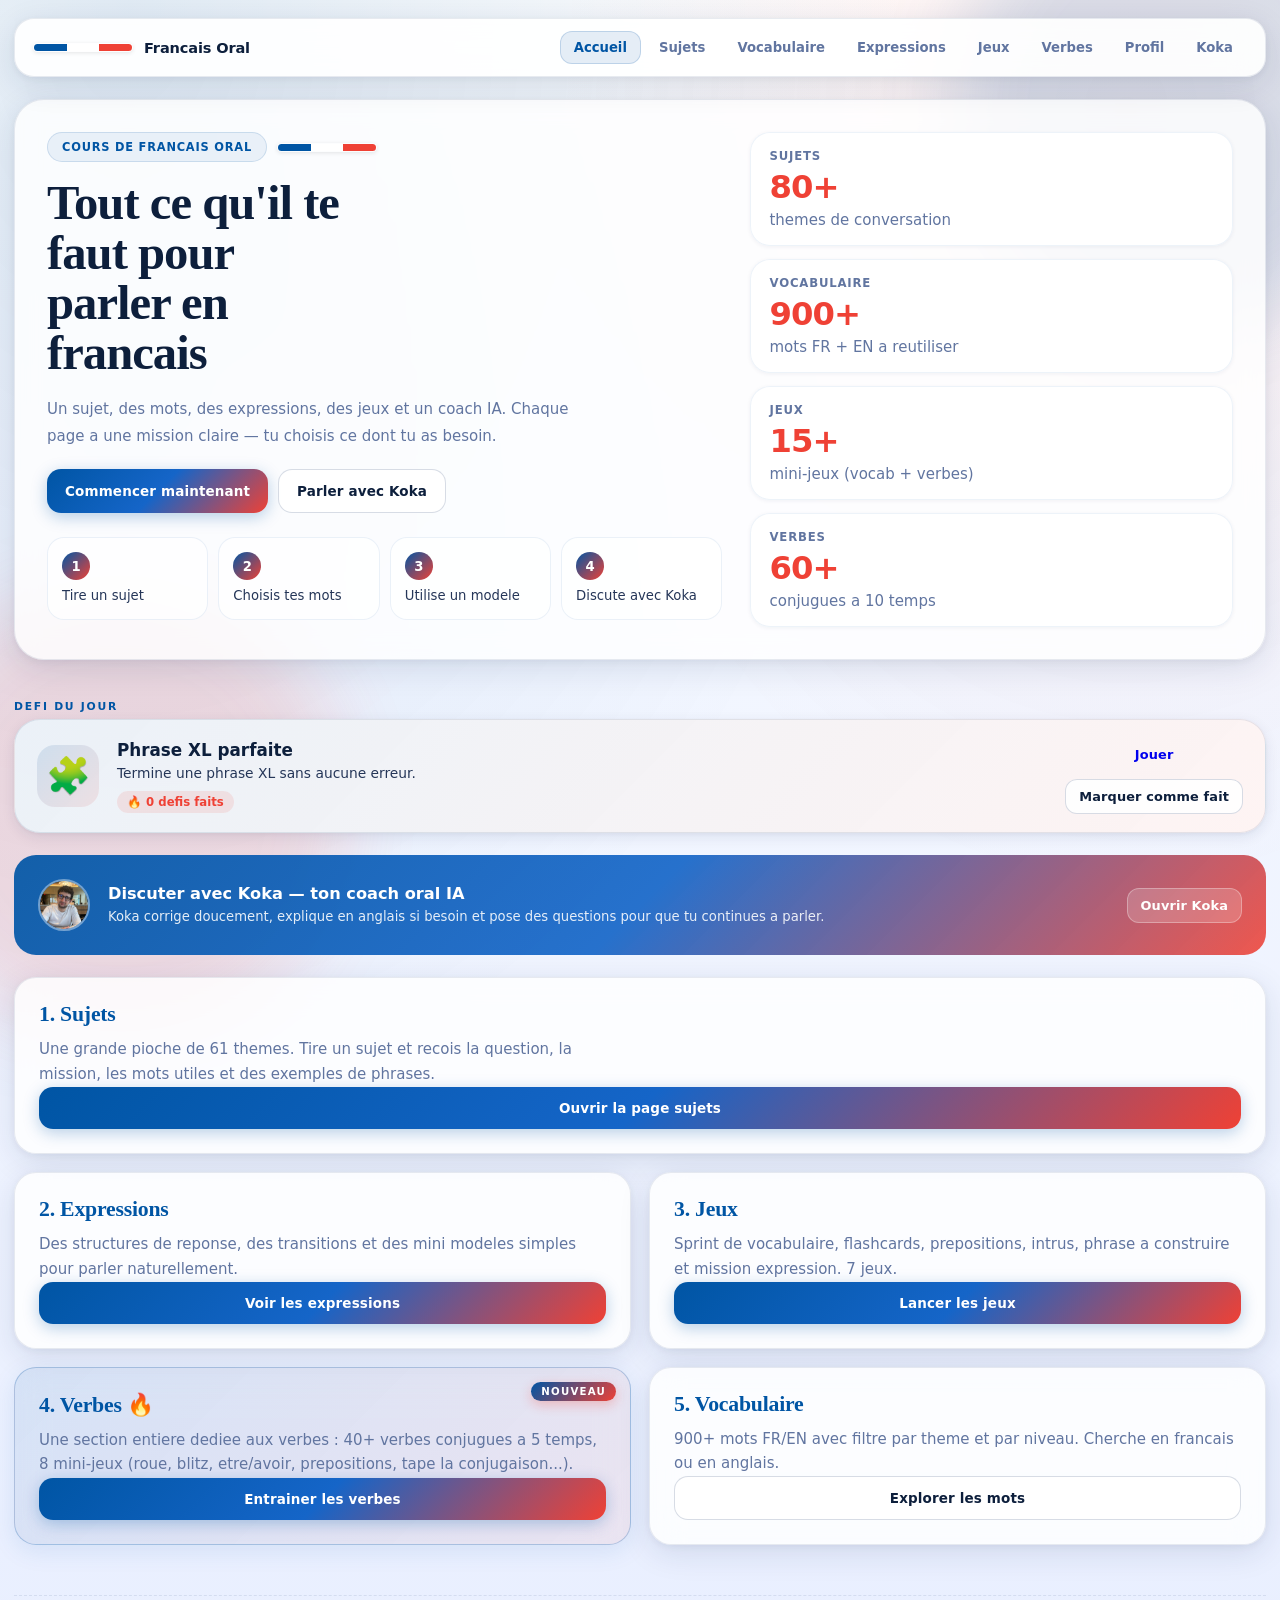
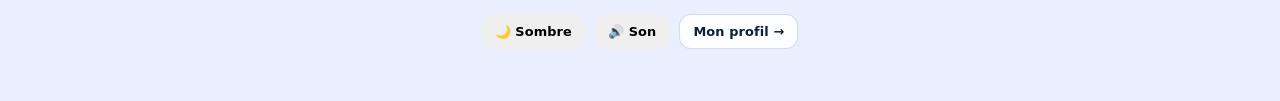
<file: index.html>
<!DOCTYPE html>
<html lang="fr">
<head>
  <meta charset="UTF-8">
  <meta name="viewport" content="width=device-width, initial-scale=1.0">
  <title>Francais Oral - Accueil</title>
  <link rel="stylesheet" href="./styles.css">
  <style>
    /* Landing-specific additions */
    .hero-badge-row {
      display: flex;
      align-items: center;
      gap: 10px;
      flex-wrap: wrap;
      margin-bottom: 4px;
    }
    .koka-cta {
      background: linear-gradient(135deg,
        rgba(0,85,164,0.92) 0%,
        rgba(21,101,200,0.92) 50%,
        rgba(239,65,53,0.88) 100%);
      color: #fff;
      border-radius: 22px;
      padding: 24px;
      display: flex;
      align-items: center;
      gap: 18px;
    }
    .koka-cta-copy { flex: 1; min-width: 0; }
    .koka-cta-copy strong {
      display: block;
      font-size: 1.08rem;
      margin-bottom: 4px;
    }
    .koka-cta-copy p {
      margin: 0;
      font-size: 0.88rem;
      opacity: 0.88;
      line-height: 1.5;
    }
    .koka-cta .btn {
      background: rgba(255,255,255,0.18);
      border: 1px solid rgba(255,255,255,0.3);
      color: #fff;
      white-space: nowrap;
      flex-shrink: 0;
    }
    .koka-cta .btn:hover {
      background: rgba(255,255,255,0.28);
    }
    .koka-cta-avatar {
      width: 52px;
      height: 52px;
      border-radius: 50%;
      object-fit: cover;
      border: 2px solid rgba(255,255,255,0.4);
      flex-shrink: 0;
    }
    .landing-grid .feature-card {
      display: flex;
      flex-direction: column;
      position: relative;
    }
    .landing-grid .feature-card .btn.wide {
      margin-top: auto;
    }
    .feature-card-verbs {
      background: linear-gradient(135deg, rgba(0,85,164,0.09), rgba(239,65,53,0.07));
      border-color: rgba(0, 85, 164, 0.25);
      box-shadow: 0 6px 24px rgba(0, 85, 164, 0.1);
    }
    .feature-badge {
      position: absolute;
      top: 14px;
      right: 14px;
      font-size: 0.68rem;
      letter-spacing: 0.12em;
      font-weight: 800;
      padding: 4px 10px;
      border-radius: 999px;
      color: #fff;
      background: linear-gradient(135deg, #0055a4, #ef4135);
      box-shadow: 0 4px 12px rgba(239, 65, 53, 0.28);
    }
  </style>
</head>
<body class="page-landing">
  <div class="bg-orb orb-one"></div>
  <div class="bg-orb orb-two"></div>

  <main class="shell">
    <header class="site-nav">
      <a class="brand" href="./index.html">
        <span class="flag-line" aria-hidden="true">
          <span class="flag-blue"></span>
          <span class="flag-white"></span>
          <span class="flag-red"></span>
        </span>
        <span>Francais Oral</span>
      </a>
      <nav class="nav-links">
        <a class="nav-link is-active" href="./index.html">Accueil</a>
        <a class="nav-link" href="./sujets.html">Sujets</a>
        <a class="nav-link" href="./vocabulaire.html">Vocabulaire</a>
        <a class="nav-link" href="./methode.html">Expressions</a>
        <a class="nav-link" href="./vocab-games.html">Jeux</a>
        <a class="nav-link" href="./verbes.html">Verbes</a>
        <a class="nav-link" href="./profil.html">Profil</a>
        <a class="nav-link" href="./koka.html">Koka</a>
      </nav>
    </header>

    <section class="hero landing-hero">
      <div class="hero-copy">
        <div class="hero-badge-row">
          <span class="eyebrow">Cours de francais oral</span>
          <span class="flag-line" aria-hidden="true">
            <span class="flag-blue"></span>
            <span class="flag-white"></span>
            <span class="flag-red"></span>
          </span>
        </div>
        <h1>Tout ce qu'il te faut pour parler en francais</h1>
        <p>
          Un sujet, des mots, des expressions, des jeux et un coach IA. Chaque page a une
          mission claire — tu choisis ce dont tu as besoin.
        </p>
        <div class="hero-actions">
          <a class="btn btn-primary" href="./sujets.html">Commencer maintenant</a>
          <a class="btn btn-secondary" href="./koka.html">Parler avec Koka</a>
        </div>
        <div class="clarity-strip">
          <div class="clarity-step">
            <strong>1</strong>
            <span>Tire un sujet</span>
          </div>
          <div class="clarity-step">
            <strong>2</strong>
            <span>Choisis tes mots</span>
          </div>
          <div class="clarity-step">
            <strong>3</strong>
            <span>Utilise un modele</span>
          </div>
          <div class="clarity-step">
            <strong>4</strong>
            <span>Discute avec Koka</span>
          </div>
        </div>
      </div>

      <div class="hero-stats">
        <article class="stat-card">
          <span class="stat-label">Sujets</span>
          <strong class="stat-value">80+</strong>
          <span class="stat-foot">themes de conversation</span>
        </article>
        <article class="stat-card">
          <span class="stat-label">Vocabulaire</span>
          <strong class="stat-value">900+</strong>
          <span class="stat-foot">mots FR + EN a reutiliser</span>
        </article>
        <article class="stat-card">
          <span class="stat-label">Jeux</span>
          <strong class="stat-value">15+</strong>
          <span class="stat-foot">mini-jeux (vocab + verbes)</span>
        </article>
        <article class="stat-card">
          <span class="stat-label">Verbes</span>
          <strong class="stat-value">60+</strong>
          <span class="stat-foot">conjugues a 10 temps</span>
        </article>
      </div>
    </section>

    <!-- Defi du jour -->
    <section id="defiJour" class="defi-host"></section>

    <!-- Koka CTA banner -->
    <div class="koka-cta">
      <img src="./assets/koka.jpg" alt="Koka" class="koka-cta-avatar">
      <div class="koka-cta-copy">
        <strong>Discuter avec Koka — ton coach oral IA</strong>
        <p>Koka corrige doucement, explique en anglais si besoin et pose des questions pour que tu continues a parler.</p>
      </div>
      <a class="btn small" href="./koka.html">Ouvrir Koka</a>
    </div>

    <section class="landing-grid">
      <article class="feature-card">
        <h2>1. Sujets</h2>
        <p>Une grande pioche de 61 themes. Tire un sujet et recois la question, la mission, les mots utiles et des exemples de phrases.</p>
        <a class="btn btn-primary wide" href="./sujets.html">Ouvrir la page sujets</a>
      </article>

      <article class="feature-card">
        <h2>2. Expressions</h2>
        <p>Des structures de reponse, des transitions et des mini modeles simples pour parler naturellement.</p>
        <a class="btn btn-primary wide" href="./methode.html">Voir les expressions</a>
      </article>

      <article class="feature-card">
        <h2>3. Jeux</h2>
        <p>Sprint de vocabulaire, flashcards, prepositions, intrus, phrase a construire et mission expression. 7 jeux.</p>
        <a class="btn btn-primary wide" href="./vocab-games.html">Lancer les jeux</a>
      </article>

      <article class="feature-card feature-card-verbs">
        <div class="feature-badge">NOUVEAU</div>
        <h2>4. Verbes 🔥</h2>
        <p>Une section entiere dediee aux verbes : 40+ verbes conjugues a 5 temps, 8 mini-jeux (roue, blitz, etre/avoir, prepositions, tape la conjugaison...).</p>
        <a class="btn btn-primary wide" href="./verbes.html">Entrainer les verbes</a>
      </article>

      <article class="feature-card">
        <h2>5. Vocabulaire</h2>
        <p>900+ mots FR/EN avec filtre par theme et par niveau. Cherche en francais ou en anglais.</p>
        <a class="btn btn-secondary wide" href="./vocabulaire.html">Explorer les mots</a>
      </article>
    </section>

    <footer class="site-footer">
      <div class="footer-tools">
        <button class="btn small" data-theme-toggle aria-pressed="false">🌙 Sombre</button>
        <button class="btn small" data-sound-toggle aria-pressed="true">🔊 Son</button>
        <a class="btn small btn-secondary" href="./profil.html">Mon profil →</a>
      </div>
    </footer>
  </main>

  <script src="./theme-toggle.js"></script>
  <script src="./sounds.js"></script>
  <script src="./achievements.js"></script>
  <script src="./defi-jour.js"></script>
</body>
</html>
</file>
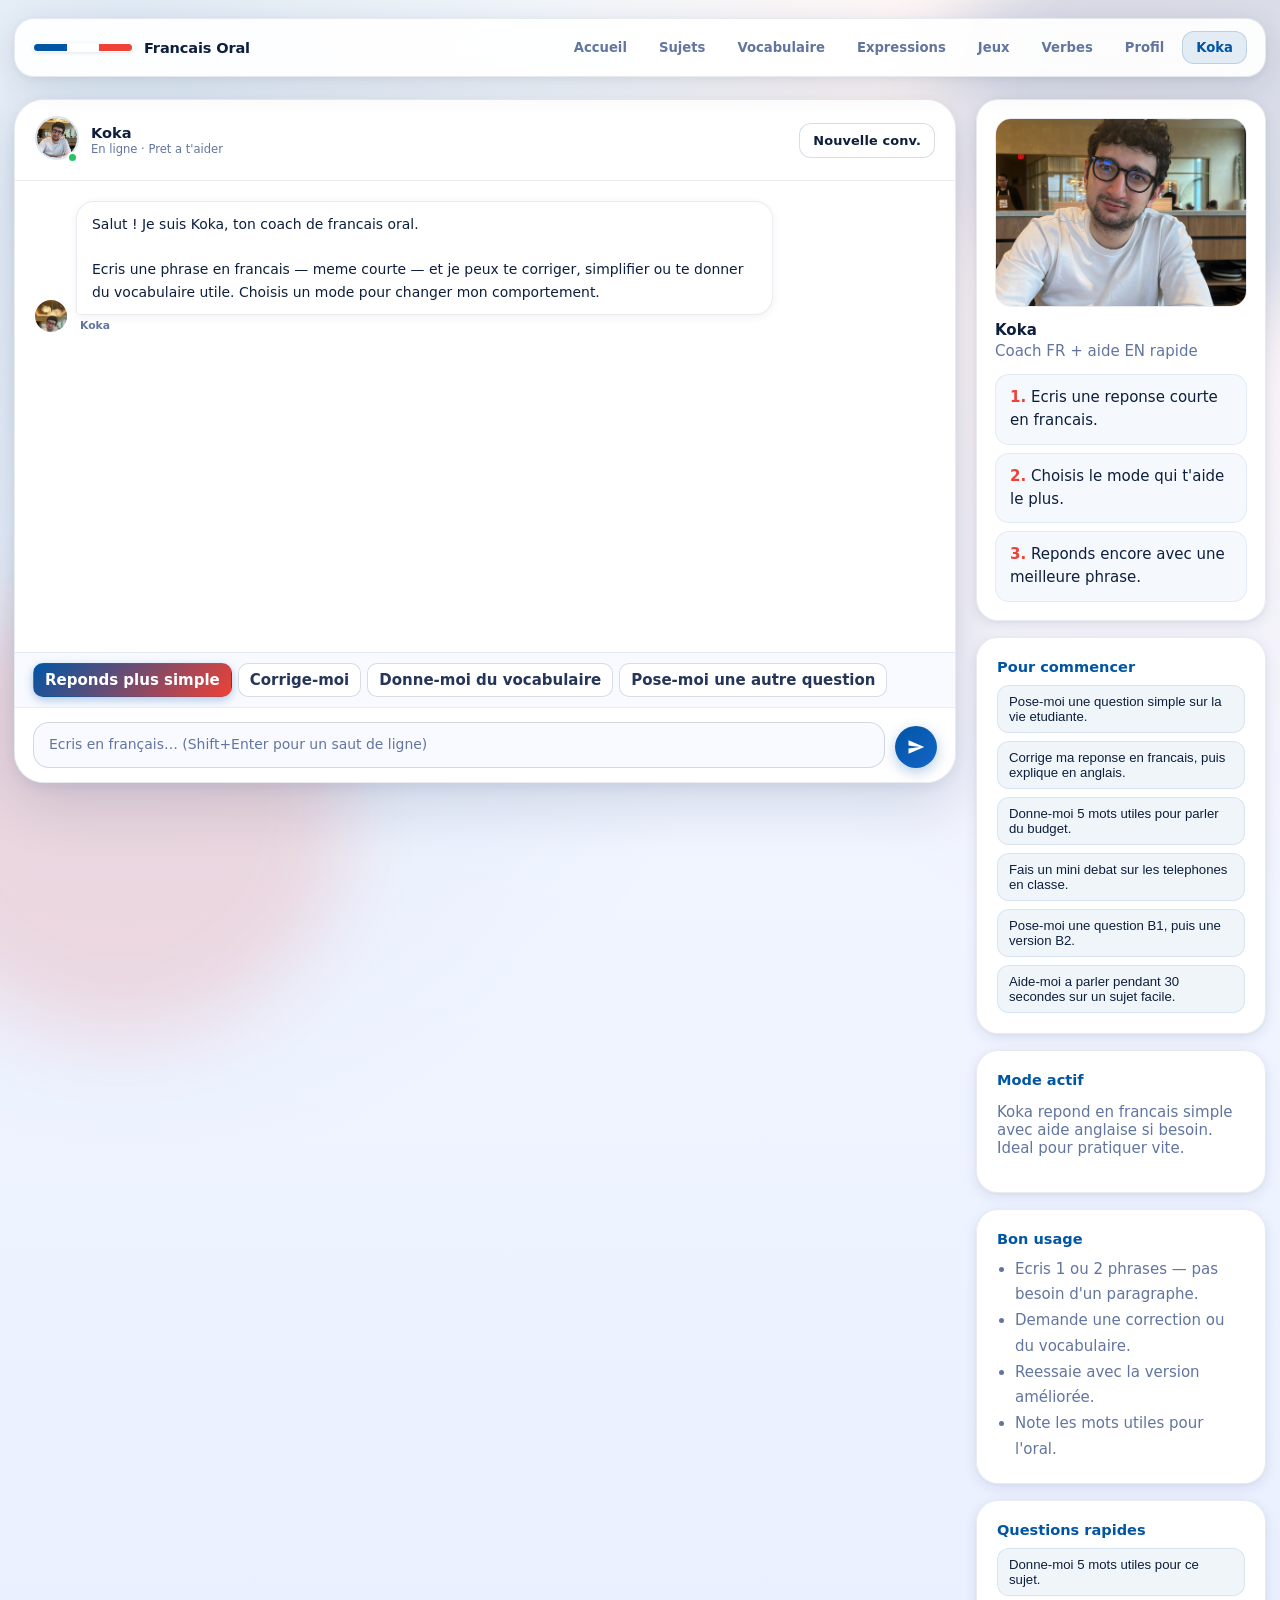
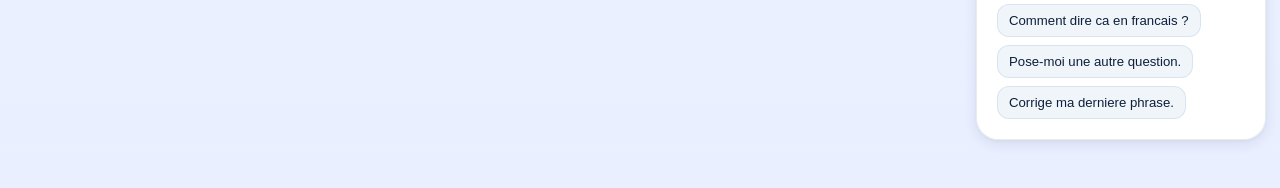
<file: koka.html>
<!DOCTYPE html>
<html lang="fr">
<head>
  <meta charset="UTF-8">
  <meta name="viewport" content="width=device-width, initial-scale=1.0">
  <title>Francais Oral - Koka</title>
  <link rel="stylesheet" href="./styles.css">
</head>
<body class="page-koka">
  <div class="bg-orb orb-one"></div>
  <div class="bg-orb orb-two"></div>

  <main class="shell">
    <header class="site-nav">
      <a class="brand" href="./index.html">
        <span class="flag-line" aria-hidden="true">
          <span class="flag-blue"></span>
          <span class="flag-white"></span>
          <span class="flag-red"></span>
        </span>
        <span>Francais Oral</span>
      </a>
      <nav class="nav-links">
        <a class="nav-link" href="./index.html">Accueil</a>
        <a class="nav-link" href="./sujets.html">Sujets</a>
        <a class="nav-link" href="./vocabulaire.html">Vocabulaire</a>
        <a class="nav-link" href="./methode.html">Expressions</a>
        <a class="nav-link" href="./vocab-games.html">Jeux</a>
        <a class="nav-link" href="./verbes.html">Verbes</a>
        <a class="nav-link" href="./profil.html">Profil</a>
        <a class="nav-link is-active" href="./koka.html">Koka</a>
      </nav>
    </header>

    <div class="koka-layout">

      <!-- ── Chat column ─────────────────────────────── -->
      <div class="chat-container">

        <!-- Chat header -->
        <div class="chat-header">
          <div class="koka-header-info">
            <div class="koka-avatar-wrap">
              <img src="./assets/koka.jpg" alt="Koka" class="koka-avatar-img">
              <span class="koka-online-dot" id="kokaOnlineDot"></span>
            </div>
            <div>
              <strong class="koka-header-name">Koka</strong>
              <span class="koka-header-sub" id="kokaStatus">Coach FR · aide EN · corrections douces</span>
            </div>
          </div>
          <button class="btn btn-secondary small" id="newChatBtn" type="button">
            Nouvelle conv.
          </button>
        </div>

        <!-- Messages scroll area -->
        <div class="chat-messages-area" id="chatMessages">
          <!-- Typing indicator (hidden until Koka is typing) -->
          <div class="msg msg-koka hidden" id="typingIndicator">
            <div class="msg-avatar">
              <img src="./assets/koka.jpg" alt="K">
            </div>
            <div class="msg-body">
              <div class="msg-bubble msg-typing">
                <span class="typing-dot"></span>
                <span class="typing-dot"></span>
                <span class="typing-dot"></span>
              </div>
            </div>
          </div>
        </div>

        <!-- Mode bar -->
        <div class="chat-mode-bar" id="kokaModeSwitch"></div>

        <!-- Input bar -->
        <form class="chat-bar" id="chatForm">
          <textarea
            id="chatInput"
            class="chat-bar-input"
            rows="1"
            placeholder="Ecris en français… (Shift+Enter pour un saut de ligne)"
          ></textarea>
          <button class="chat-send-btn" id="sendChatBtn" type="submit" aria-label="Envoyer">
            <svg viewBox="0 0 24 24" xmlns="http://www.w3.org/2000/svg">
              <path d="M2.01 21L23 12 2.01 3 2 10l15 2-15 2z"/>
            </svg>
          </button>
        </form>
      </div>

      <!-- ── Sidebar ──────────────────────────────────── -->
      <aside class="koka-sidebar">

        <!-- Profile card -->
        <article class="koka-profile-card">
          <img class="koka-photo" src="./assets/koka.jpg" alt="Photo de Koka">
          <div class="koka-profile-copy">
            <strong>Koka</strong>
            <p class="subhelp" style="margin:0">Coach FR + aide EN rapide</p>
          </div>
          <div class="coach-list">
            <div class="coach-step"><strong>1.</strong> Ecris une reponse courte en francais.</div>
            <div class="coach-step"><strong>2.</strong> Choisis le mode qui t'aide le plus.</div>
            <div class="coach-step"><strong>3.</strong> Reponds encore avec une meilleure phrase.</div>
          </div>
        </article>

        <!-- Quick suggestions -->
        <article class="panel-card">
          <h3>Pour commencer</h3>
          <div class="chip-wrap" id="kokaSuggestionChips"></div>
        </article>

        <!-- Mode help -->
        <article class="panel-card">
          <h3>Mode actif</h3>
          <p class="subhelp" id="kokaModeHelp">Choisis un mode ci-dessus pour changer le comportement de Koka.</p>
        </article>

        <!-- Tips -->
        <article class="panel-card">
          <h3>Bon usage</h3>
          <ul class="clean-list">
            <li>Ecris 1 ou 2 phrases — pas besoin d'un paragraphe.</li>
            <li>Demande une correction ou du vocabulaire.</li>
            <li>Reessaie avec la version améliorée.</li>
            <li>Note les mots utiles pour l'oral.</li>
          </ul>
        </article>

        <!-- Shortcuts -->
        <article class="panel-card">
          <h3>Questions rapides</h3>
          <div class="chip-wrap" id="kokaQuickPrompts"></div>
        </article>

      </aside>
    </div>
  </main>

  <script src="./topics-data.js"></script>
  <script src="./content-extensions.js"></script>
  <script src="./theme-toggle.js"></script>
  <script src="./sounds.js"></script>
  <script src="./achievements.js"></script>
  <script src="./koka.js"></script>
</body>
</html>
</file>
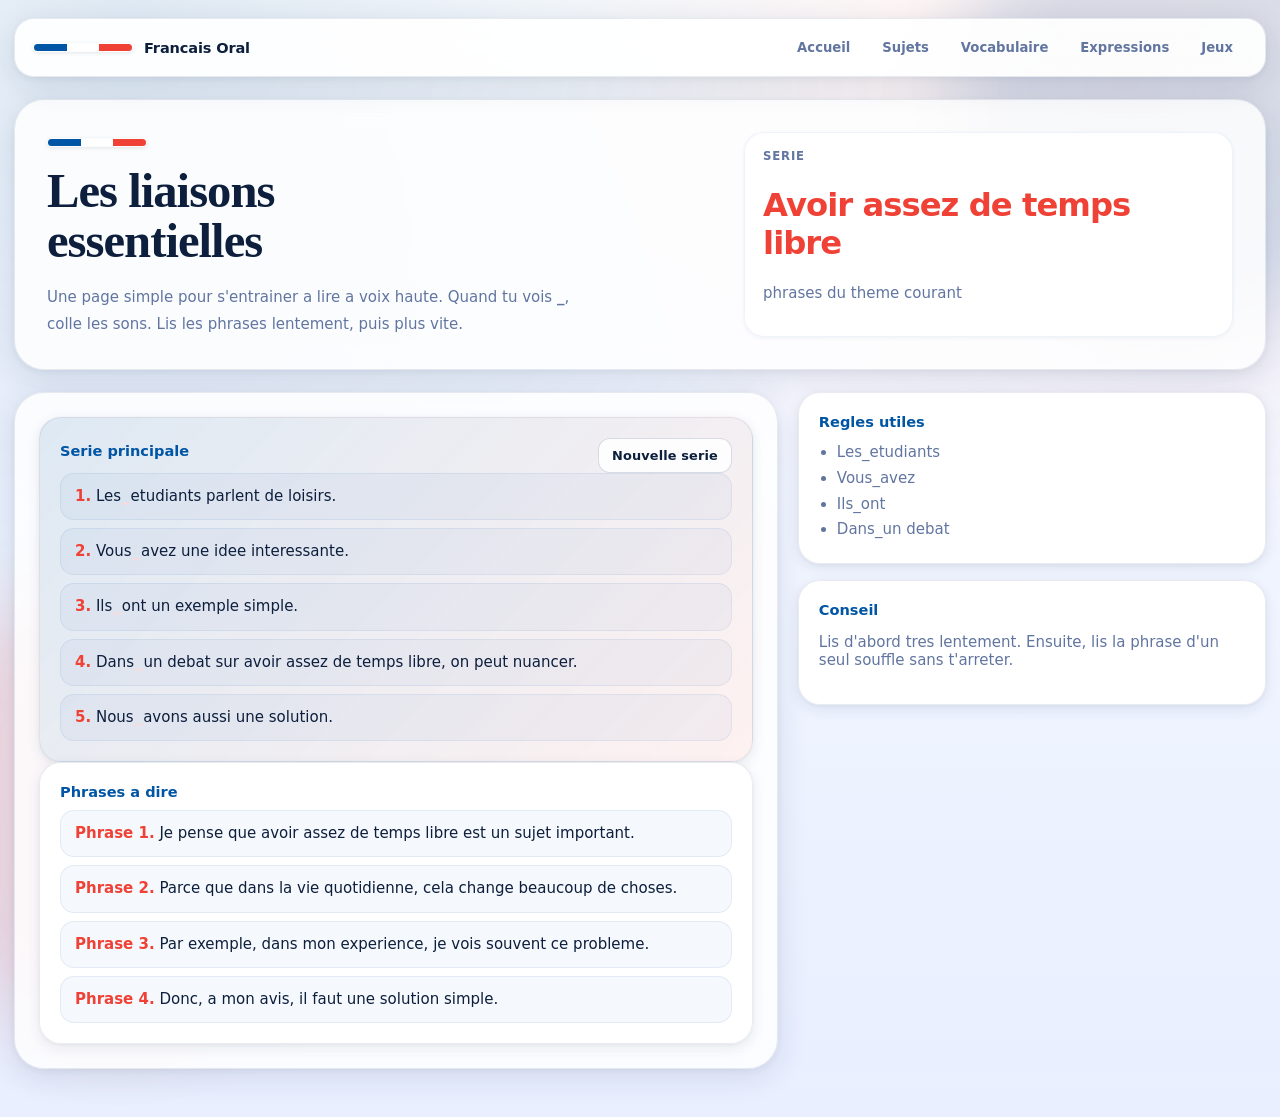
<file: liaisons.html>
<!DOCTYPE html>
<html lang="fr">
<head>
  <meta charset="UTF-8">
  <meta name="viewport" content="width=device-width, initial-scale=1.0">
  <title>Francais Oral - Liaisons</title>
  <link rel="stylesheet" href="./styles.css">
</head>
<body class="page-liaisons">
  <div class="bg-orb orb-one"></div>
  <div class="bg-orb orb-two"></div>

  <main class="shell">
    <header class="site-nav">
      <a class="brand" href="./index.html">
        <span class="flag-line" aria-hidden="true">
          <span class="flag-blue"></span>
          <span class="flag-white"></span>
          <span class="flag-red"></span>
        </span>
        <span>Francais Oral</span>
      </a>
      <nav class="nav-links">
        <a class="nav-link" href="./index.html">Accueil</a>
        <a class="nav-link" href="./sujets.html">Sujets</a>
        <a class="nav-link" href="./vocabulaire.html">Vocabulaire</a>
        <a class="nav-link" href="./methode.html">Expressions</a>
        <a class="nav-link" href="./vocab-games.html">Jeux</a>
      </nav>
    </header>

    <section class="hero compact">
      <div class="hero-copy">
        <div class="flag-line" aria-hidden="true">
          <span class="flag-blue"></span>
          <span class="flag-white"></span>
          <span class="flag-red"></span>
        </div>
        <h1>Les liaisons essentielles</h1>
        <p>
          Une page simple pour s'entrainer a lire a voix haute. Quand tu vois <strong>_</strong>,
          colle les sons. Lis les phrases lentement, puis plus vite.
        </p>
      </div>
      <div class="hero-stats">
        <article class="stat-card">
          <span class="stat-label">Serie</span>
          <strong class="stat-value" id="liaisonTopicTitle">Sujet du jour</strong>
          <span class="stat-foot">phrases du theme courant</span>
        </article>
      </div>
    </section>

    <section class="layout games-layout">
      <section class="topic-panel">
        <article class="panel-card liaison-card">
          <div class="game-head">
            <h3>Serie principale</h3>
            <button class="btn btn-secondary small" id="newLiaisonSetBtn">Nouvelle serie</button>
          </div>
          <div class="coach-list" id="liaisonDrillList"></div>
        </article>

        <article class="panel-card">
          <h3>Phrases a dire</h3>
          <div class="coach-list" id="liaisonPhraseList"></div>
        </article>
      </section>

      <aside class="side-panel">
        <article class="panel-card">
          <h3>Regles utiles</h3>
          <ul class="clean-list">
            <li>Les_etudiants</li>
            <li>Vous_avez</li>
            <li>Ils_ont</li>
            <li>Dans_un debat</li>
          </ul>
        </article>

        <article class="panel-card">
          <h3>Conseil</h3>
          <p class="subhelp">
            Lis d'abord tres lentement. Ensuite, lis la phrase d'un seul souffle sans t'arreter.
          </p>
        </article>
      </aside>
    </section>
  </main>

  <script src="./topics-data.js"></script>
  <script src="./liaisons.js"></script>
</body>
</html>
</file>
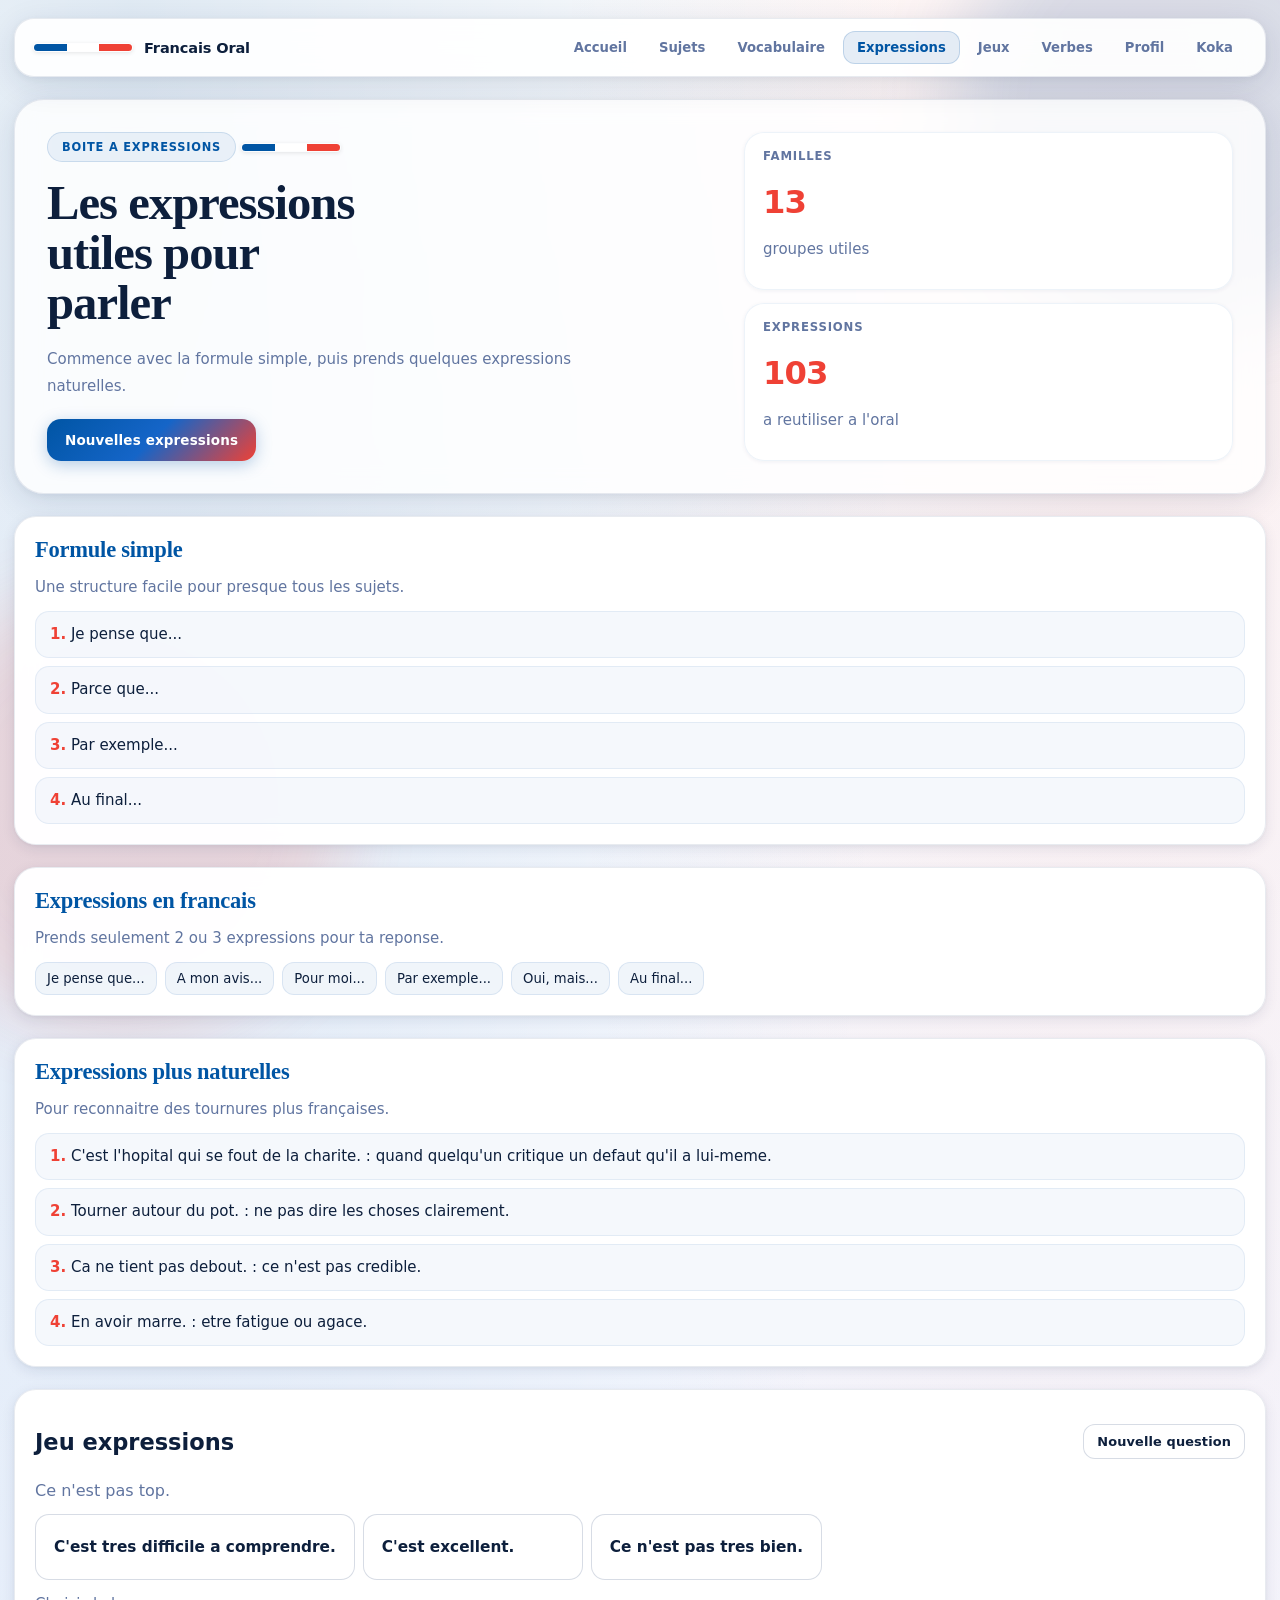
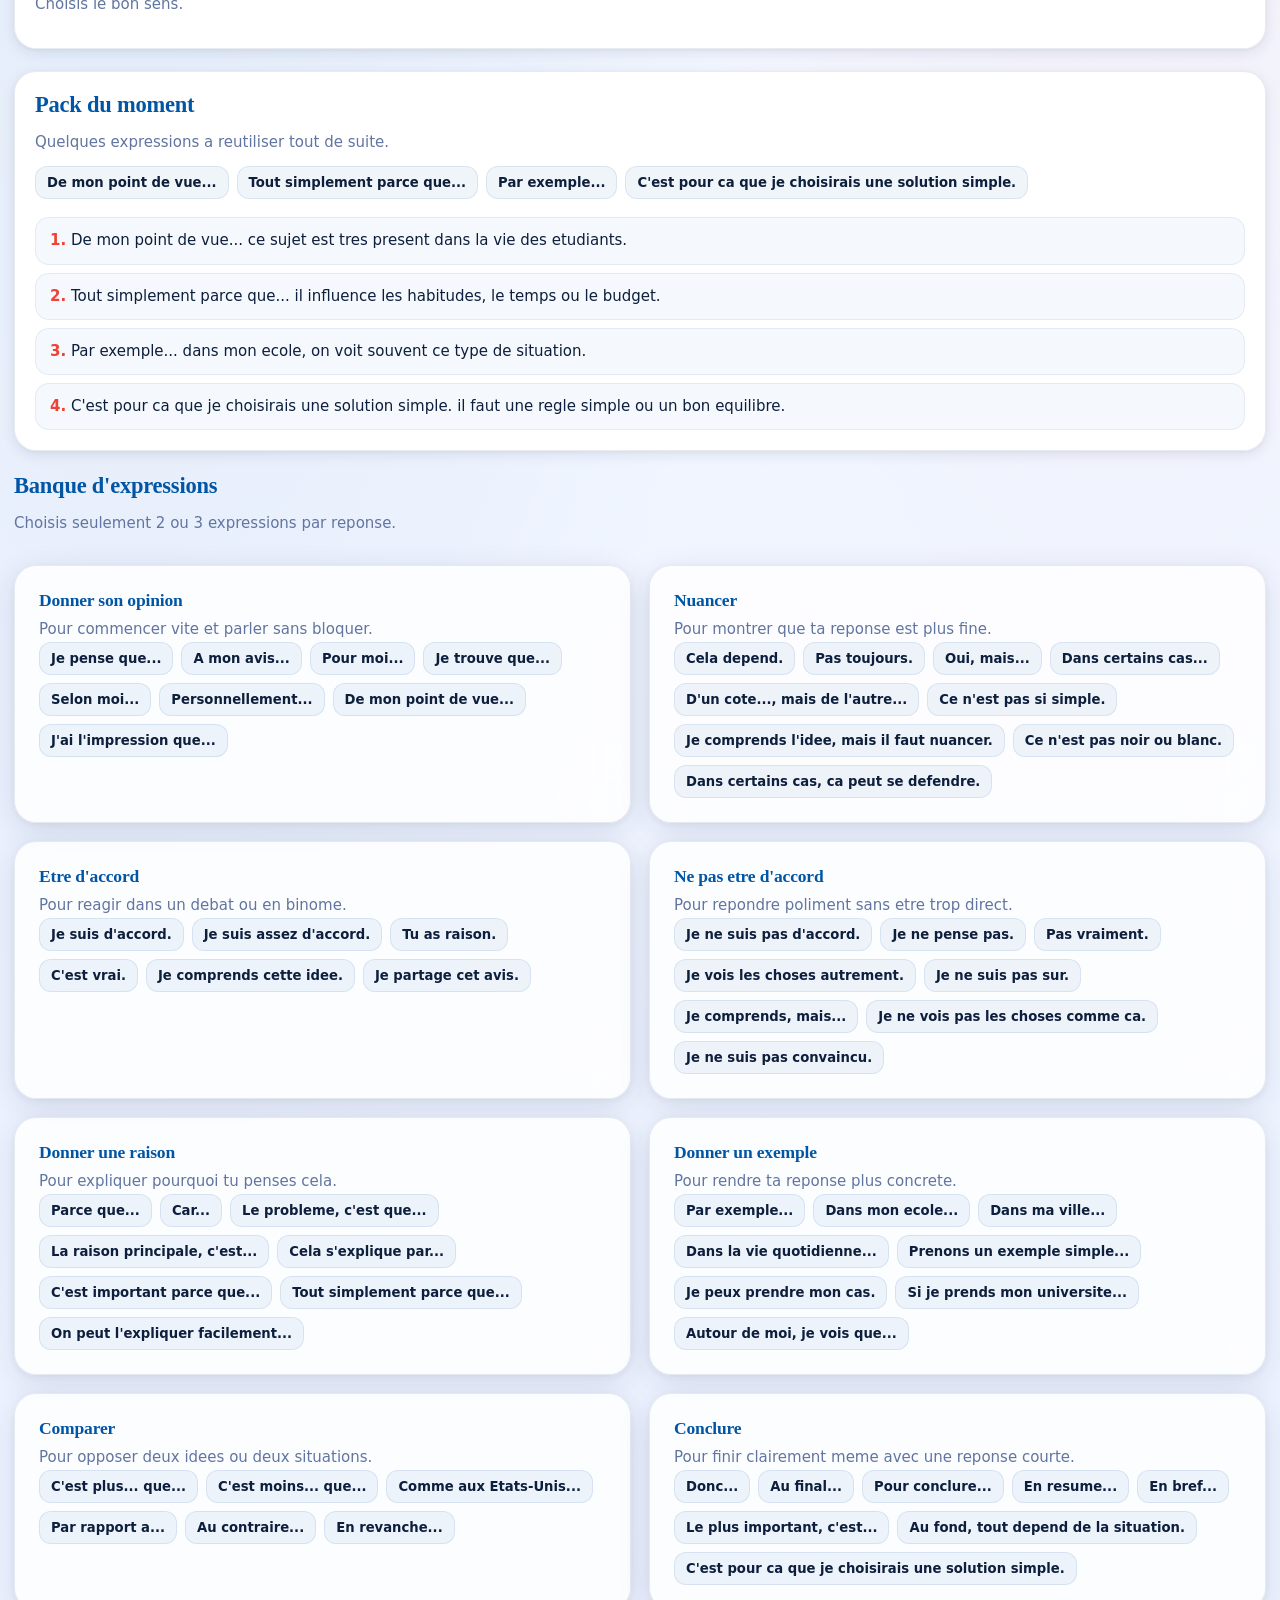
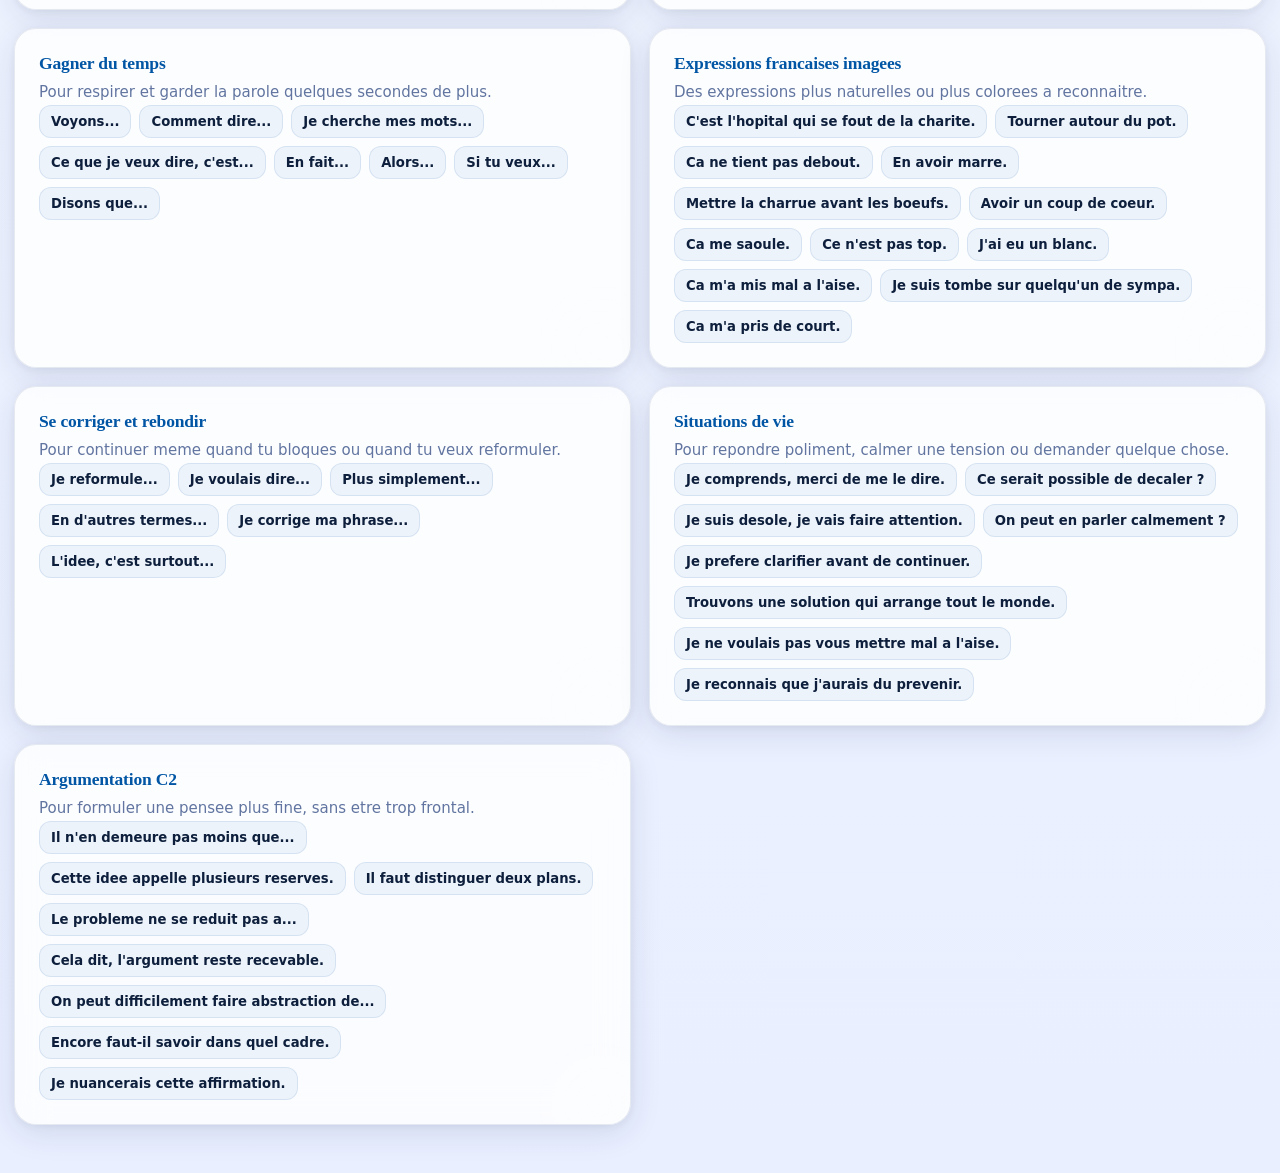
<file: methode.html>
<!DOCTYPE html>
<html lang="fr">
<head>
  <meta charset="UTF-8">
  <meta name="viewport" content="width=device-width, initial-scale=1.0">
  <title>Francais Oral - Expressions</title>
  <link rel="stylesheet" href="./styles.css">
</head>
<body class="page-method">
  <div class="bg-orb orb-one"></div>
  <div class="bg-orb orb-two"></div>

  <main class="shell">
    <header class="site-nav">
      <a class="brand" href="./index.html">
        <span class="flag-line" aria-hidden="true">
          <span class="flag-blue"></span>
          <span class="flag-white"></span>
          <span class="flag-red"></span>
        </span>
        <span>Francais Oral</span>
      </a>
      <nav class="nav-links">
        <a class="nav-link" href="./index.html">Accueil</a>
        <a class="nav-link" href="./sujets.html">Sujets</a>
        <a class="nav-link" href="./vocabulaire.html">Vocabulaire</a>
        <a class="nav-link is-active" href="./methode.html">Expressions</a>
        <a class="nav-link" href="./vocab-games.html">Jeux</a>
        <a class="nav-link" href="./verbes.html">Verbes</a>
        <a class="nav-link" href="./profil.html">Profil</a>
        <a class="nav-link" href="./koka.html">Koka</a>
      </nav>
    </header>

    <section class="hero compact">
      <div class="hero-copy">
        <span class="eyebrow">Boite a expressions</span>
        <div class="flag-line" aria-hidden="true">
          <span class="flag-blue"></span>
          <span class="flag-white"></span>
          <span class="flag-red"></span>
        </div>
        <h1>Les expressions utiles pour parler</h1>
        <p>
          Commence avec la formule simple, puis prends quelques expressions naturelles.
        </p>
        <div class="hero-actions">
          <button class="btn btn-primary" id="refreshComboBtn" type="button">Nouvelles expressions</button>
        </div>
      </div>
      <div class="hero-stats">
        <article class="stat-card">
          <span class="stat-label">Familles</span>
          <strong class="stat-value" id="expressionFamilyCount">0</strong>
          <span class="stat-foot">groupes utiles</span>
        </article>
        <article class="stat-card">
          <span class="stat-label">Expressions</span>
          <strong class="stat-value" id="expressionCount">0</strong>
          <span class="stat-foot">a reutiliser a l'oral</span>
        </article>
      </div>
    </section>

    <section class="panel-card">
      <div class="section-head">
        <div>
          <h2>Formule simple</h2>
          <p class="subhelp">Une structure facile pour presque tous les sujets.</p>
        </div>
      </div>
      <div class="coach-list">
        <div class="coach-step"><strong>1.</strong> Je pense que...</div>
        <div class="coach-step"><strong>2.</strong> Parce que...</div>
        <div class="coach-step"><strong>3.</strong> Par exemple...</div>
        <div class="coach-step"><strong>4.</strong> Au final...</div>
      </div>
    </section>

    <section class="panel-card">
      <div class="section-head">
        <div>
          <h2>Expressions en francais</h2>
          <p class="subhelp">Prends seulement 2 ou 3 expressions pour ta reponse.</p>
        </div>
      </div>
      <div class="chip-wrap">
        <span class="chip">Je pense que...</span>
        <span class="chip">A mon avis...</span>
        <span class="chip">Pour moi...</span>
        <span class="chip">Par exemple...</span>
        <span class="chip">Oui, mais...</span>
        <span class="chip">Au final...</span>
      </div>
    </section>

    <section class="panel-card">
      <div class="section-head">
        <div>
          <h2>Expressions plus naturelles</h2>
          <p class="subhelp">Pour reconnaitre des tournures plus françaises.</p>
        </div>
      </div>
      <div class="coach-list">
        <div class="coach-step"><strong>1.</strong> C'est l'hopital qui se fout de la charite. : quand quelqu'un critique un defaut qu'il a lui-meme.</div>
        <div class="coach-step"><strong>2.</strong> Tourner autour du pot. : ne pas dire les choses clairement.</div>
        <div class="coach-step"><strong>3.</strong> Ca ne tient pas debout. : ce n'est pas credible.</div>
        <div class="coach-step"><strong>4.</strong> En avoir marre. : etre fatigue ou agace.</div>
      </div>
    </section>

    <section class="panel-card">
      <div class="game-head">
        <h2>Jeu expressions</h2>
        <button class="btn btn-secondary small" id="newExpressionGameBtn" type="button">Nouvelle question</button>
      </div>
      <p class="quiz-question" id="expressionGameQuestion">Lis l'expression et trouve le bon sens.</p>
      <div class="quiz-options" id="expressionGameOptions"></div>
      <p class="quiz-result" id="expressionGameFeedback">Score: <span id="expressionGameScore">0</span> / <span id="expressionGameTotal">0</span></p>
    </section>

    <section class="panel-card">
      <div class="section-head">
        <div>
          <h2>Pack du moment</h2>
          <p class="subhelp">Quelques expressions a reutiliser tout de suite.</p>
        </div>
      </div>
      <div class="expression-combo">
        <div class="chip-wrap" id="survivalCombo"></div>
        <div class="coach-list" id="survivalModel"></div>
      </div>
    </section>

    <section class="section-stack">
      <div class="section-head">
        <div>
          <h2>Banque d'expressions</h2>
          <p class="subhelp">Choisis seulement 2 ou 3 expressions par reponse.</p>
        </div>
      </div>
      <div class="expression-bank-grid" id="expressionGrid"></div>
    </section>
  </main>

  <script src="./topics-data.js"></script>
<parameter name="new_string">  <script src="./topics-data.js"></script>
  <script src="./content-extensions.js"></script>
  <script src="./utils.js"></script>
  <script src="./theme-toggle.js"></script>
  <script src="./sounds.js"></script>
  <script src="./achievements.js"></script>
  <script src="./expressions.js"></script>
</body>
</html>
</file>
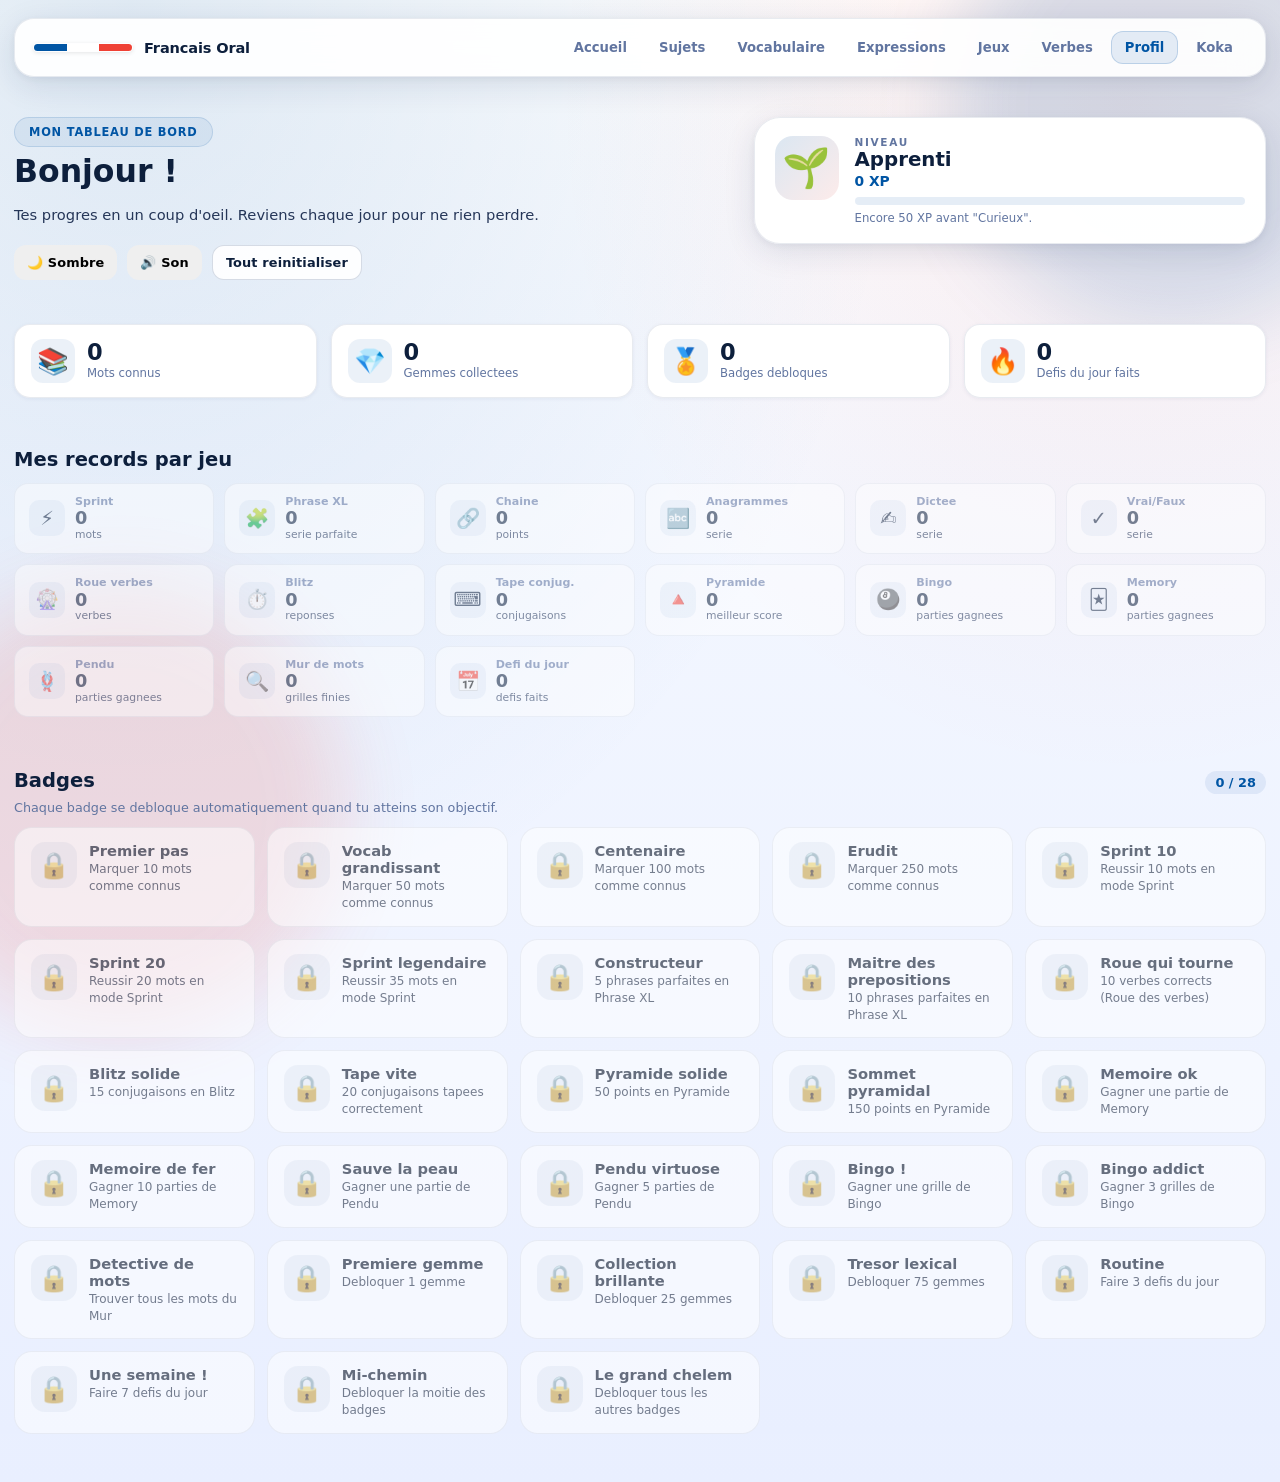
<file: profil.html>
<!DOCTYPE html>
<html lang="fr">
<head>
  <meta charset="UTF-8">
  <meta name="viewport" content="width=device-width, initial-scale=1.0">
  <title>Mon profil — Francais Oral</title>
  <link rel="stylesheet" href="./styles.css">
</head>
<body class="page-profile">
  <div class="bg-orb orb-one"></div>
  <div class="bg-orb orb-two"></div>

  <main class="shell">
    <header class="site-nav">
      <a class="brand" href="./index.html">
        <span class="flag-line" aria-hidden="true">
          <span class="flag-blue"></span>
          <span class="flag-white"></span>
          <span class="flag-red"></span>
        </span>
        <span>Francais Oral</span>
      </a>
      <nav class="nav-links">
        <a class="nav-link" href="./index.html">Accueil</a>
        <a class="nav-link" href="./sujets.html">Sujets</a>
        <a class="nav-link" href="./vocabulaire.html">Vocabulaire</a>
        <a class="nav-link" href="./methode.html">Expressions</a>
        <a class="nav-link" href="./vocab-games.html">Jeux</a>
        <a class="nav-link" href="./verbes.html">Verbes</a>
        <a class="nav-link is-active" href="./profil.html">Profil</a>
        <a class="nav-link" href="./koka.html">Koka</a>
      </nav>
    </header>

    <section class="profile-hero">
      <div class="profile-hero-left">
        <span class="eyebrow">Mon tableau de bord</span>
        <h1 id="profileTitle">Bonjour !</h1>
        <p id="profileSubtitle">Tes progres en un coup d'oeil. Reviens chaque jour pour ne rien perdre.</p>
        <div class="profile-actions">
          <button class="btn small" data-theme-toggle aria-pressed="false">🌙 Sombre</button>
          <button class="btn small" data-sound-toggle aria-pressed="true">🔊 Son</button>
          <button id="profileReset" class="btn btn-secondary small">Tout reinitialiser</button>
        </div>
      </div>
      <div class="profile-hero-right">
        <div class="profile-rank-card">
          <div class="profile-rank-icon" id="rankIcon">🌱</div>
          <div class="profile-rank-meta">
            <div class="profile-rank-eyebrow">Niveau</div>
            <div class="profile-rank-title" id="rankTitle">Apprenti</div>
            <div class="profile-rank-score">
              <span id="rankXp">0</span> XP
            </div>
            <div class="profile-rank-bar">
              <div class="profile-rank-bar-fill" id="rankBarFill"></div>
            </div>
            <div class="profile-rank-foot" id="rankFoot">Encore 50 XP avant le prochain niveau.</div>
          </div>
        </div>
      </div>
    </section>

    <section class="profile-stats-grid">
      <article class="profile-stat-card">
        <div class="profile-stat-icon">📚</div>
        <div class="profile-stat-meta">
          <div class="profile-stat-value" id="statKnown">0</div>
          <div class="profile-stat-label">Mots connus</div>
        </div>
      </article>
      <article class="profile-stat-card">
        <div class="profile-stat-icon">💎</div>
        <div class="profile-stat-meta">
          <div class="profile-stat-value" id="statGems">0</div>
          <div class="profile-stat-label">Gemmes collectees</div>
        </div>
      </article>
      <article class="profile-stat-card">
        <div class="profile-stat-icon">🏅</div>
        <div class="profile-stat-meta">
          <div class="profile-stat-value" id="statBadges">0</div>
          <div class="profile-stat-label">Badges debloques</div>
        </div>
      </article>
      <article class="profile-stat-card">
        <div class="profile-stat-icon">🔥</div>
        <div class="profile-stat-meta">
          <div class="profile-stat-value" id="statDefis">0</div>
          <div class="profile-stat-label">Defis du jour faits</div>
        </div>
      </article>
    </section>

    <section class="profile-records">
      <h2>Mes records par jeu</h2>
      <div class="profile-records-grid" id="recordsGrid"></div>
    </section>

    <section class="profile-badges">
      <div class="profile-badges-head">
        <h2>Badges</h2>
        <span class="profile-badges-progress" id="badgesProgress">0 / 0</span>
      </div>
      <p class="profile-badges-hint">Chaque badge se debloque automatiquement quand tu atteins son objectif.</p>
      <div class="profile-badges-grid" id="badgesGrid"></div>
    </section>
  </main>

  <script src="./theme-toggle.js"></script>
  <script src="./sounds.js"></script>
  <script src="./achievements.js"></script>
  <script src="./profil.js"></script>
</body>
</html>
</file>
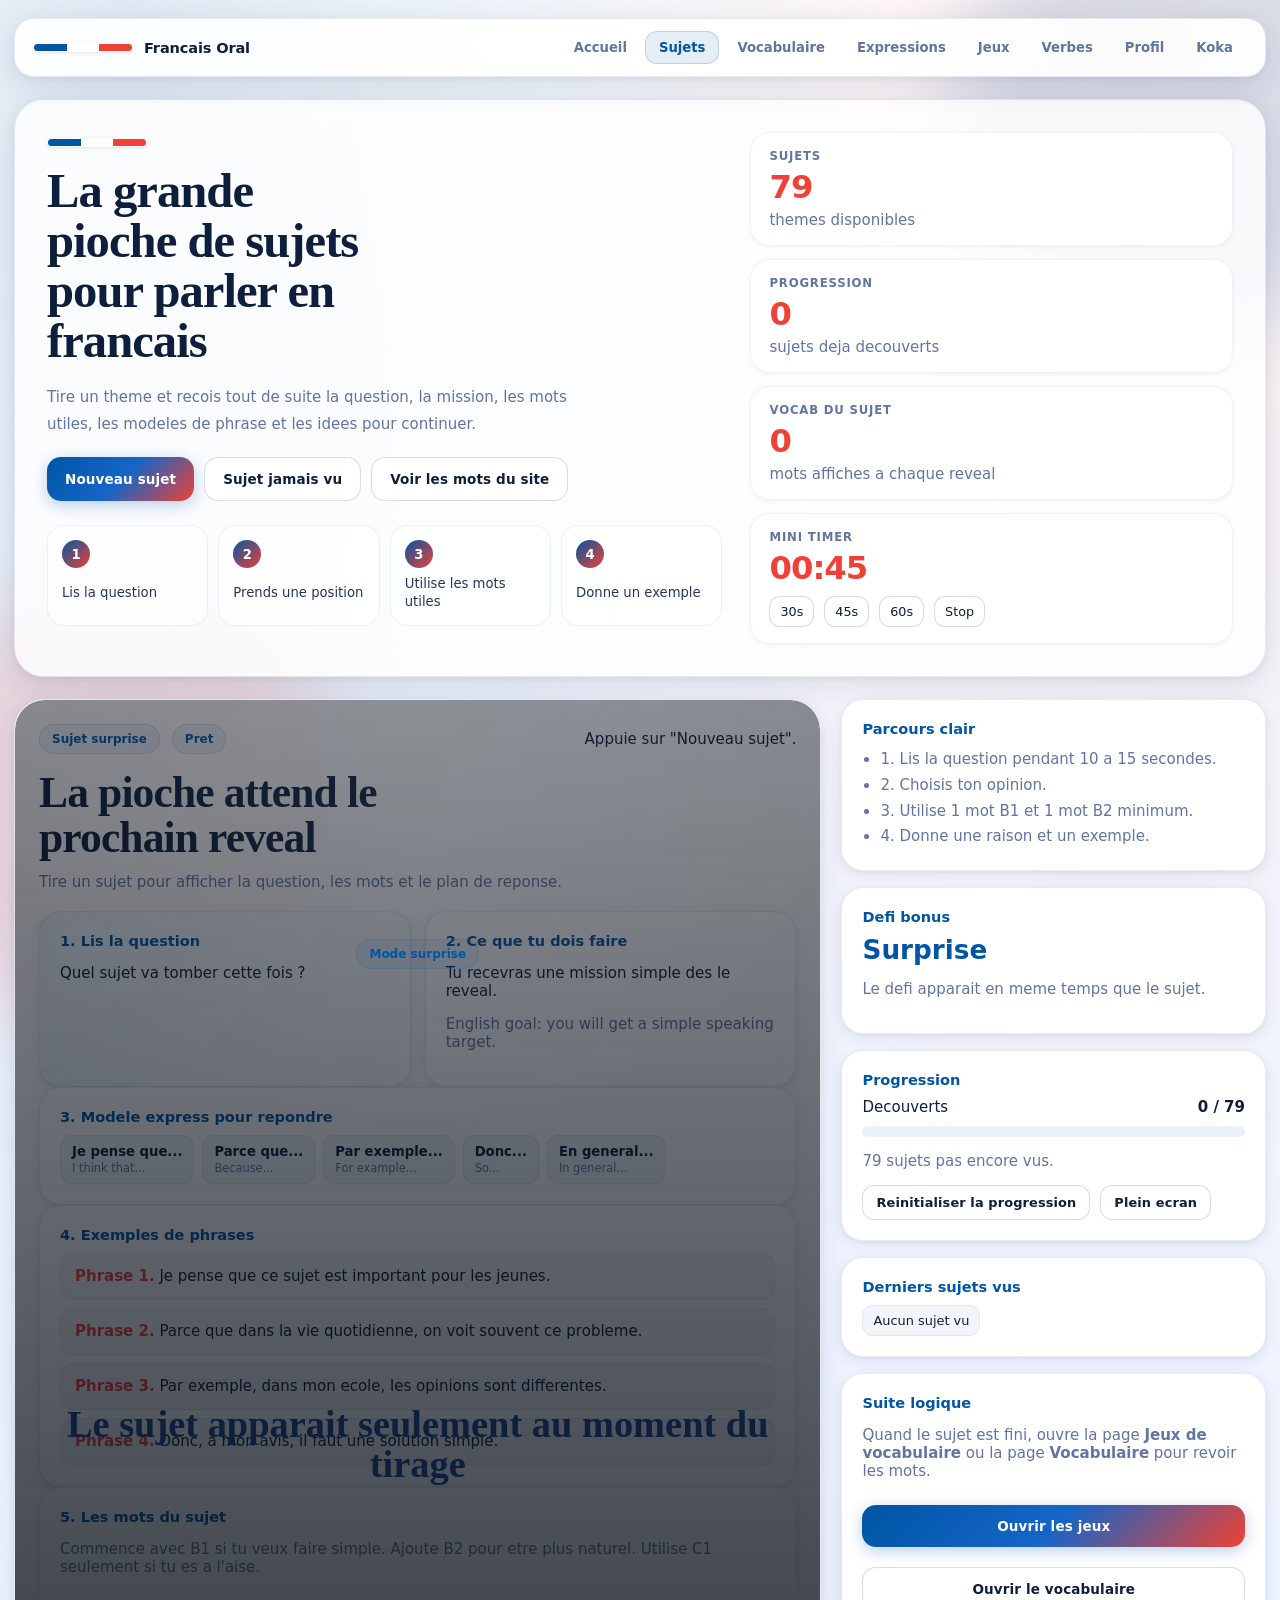
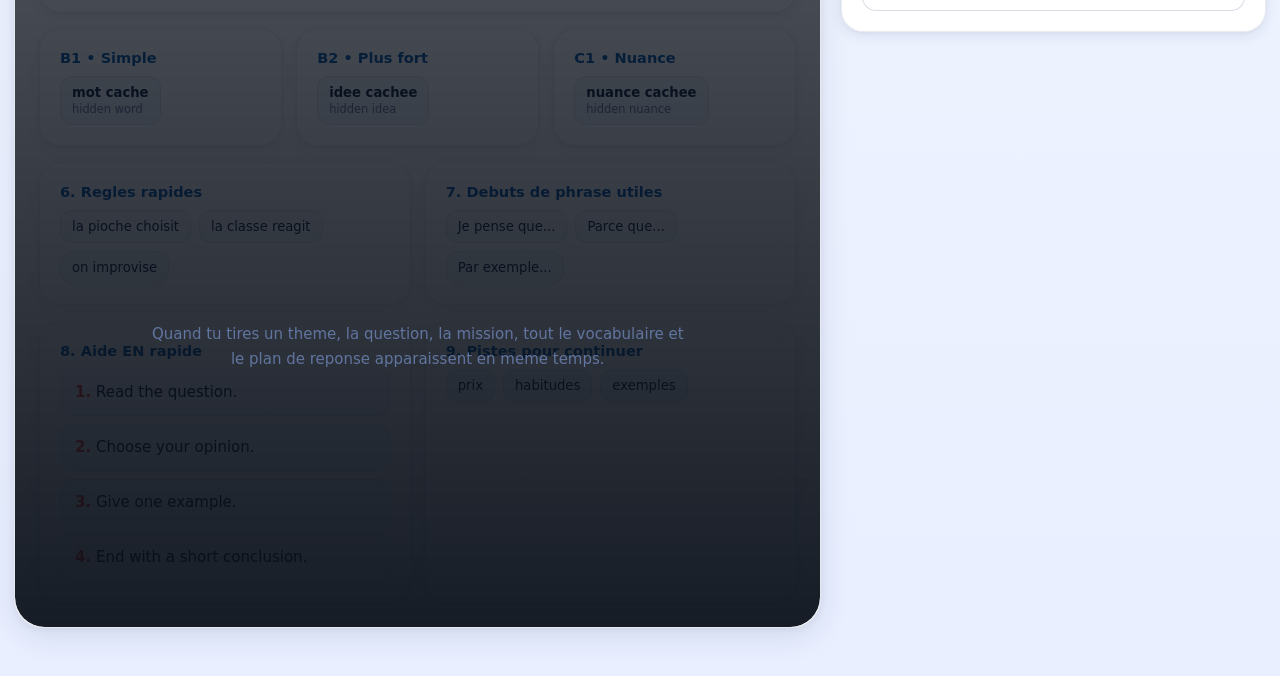
<file: sujets.html>
<!DOCTYPE html>
<html lang="fr">
<head>
  <meta charset="UTF-8">
  <meta name="viewport" content="width=device-width, initial-scale=1.0">
  <title>Francais Oral - Sujets</title>
  <link rel="stylesheet" href="./styles.css">
</head>
<body class="page-home">
  <div class="bg-orb orb-one"></div>
  <div class="bg-orb orb-two"></div>

  <main class="shell">
    <header class="site-nav">
      <a class="brand" href="./index.html">
        <span class="flag-line" aria-hidden="true">
          <span class="flag-blue"></span>
          <span class="flag-white"></span>
          <span class="flag-red"></span>
        </span>
        <span>Francais Oral</span>
      </a>
      <nav class="nav-links">
        <a class="nav-link" href="./index.html">Accueil</a>
        <a class="nav-link is-active" href="./sujets.html">Sujets</a>
        <a class="nav-link" href="./vocabulaire.html">Vocabulaire</a>
        <a class="nav-link" href="./methode.html">Expressions</a>
        <a class="nav-link" href="./vocab-games.html">Jeux</a>
        <a class="nav-link" href="./verbes.html">Verbes</a>
        <a class="nav-link" href="./profil.html">Profil</a>
        <a class="nav-link" href="./koka.html">Koka</a>
      </nav>
    </header>

    <section class="hero">
      <div class="hero-copy">
        <div class="flag-line" aria-hidden="true">
          <span class="flag-blue"></span>
          <span class="flag-white"></span>
          <span class="flag-red"></span>
        </div>
        <h1>La grande pioche de sujets pour parler en francais</h1>
        <p>
          Tire un theme et recois tout de suite la question, la mission, les mots utiles,
          les modeles de phrase et les idees pour continuer.
        </p>
        <div class="hero-actions">
          <button class="btn btn-primary" id="randomBtn">Nouveau sujet</button>
          <button class="btn btn-secondary" id="unseenBtn">Sujet jamais vu</button>
          <a class="btn btn-secondary" href="./vocabulaire.html">Voir les mots du site</a>
        </div>
        <div class="clarity-strip">
          <div class="clarity-step">
            <strong>1</strong>
            <span>Lis la question</span>
          </div>
          <div class="clarity-step">
            <strong>2</strong>
            <span>Prends une position</span>
          </div>
          <div class="clarity-step">
            <strong>3</strong>
            <span>Utilise les mots utiles</span>
          </div>
          <div class="clarity-step">
            <strong>4</strong>
            <span>Donne un exemple</span>
          </div>
        </div>
      </div>

      <div class="hero-stats">
        <article class="stat-card">
          <span class="stat-label">Sujets</span>
          <strong class="stat-value" id="totalTopics">0</strong>
          <span class="stat-foot">themes disponibles</span>
        </article>
        <article class="stat-card">
          <span class="stat-label">Progression</span>
          <strong class="stat-value" id="seenTopics">0</strong>
          <span class="stat-foot">sujets deja decouverts</span>
        </article>
        <article class="stat-card">
          <span class="stat-label">Vocab du sujet</span>
          <strong class="stat-value" id="currentWordCount">0</strong>
          <span class="stat-foot">mots affiches a chaque reveal</span>
        </article>
        <article class="stat-card">
          <span class="stat-label">Mini timer</span>
          <strong class="stat-value" id="timerDisplay">00:45</strong>
          <div class="timer-buttons">
            <button class="tiny-btn" data-seconds="30">30s</button>
            <button class="tiny-btn" data-seconds="45">45s</button>
            <button class="tiny-btn" data-seconds="60">60s</button>
            <button class="tiny-btn" data-action="stop">Stop</button>
          </div>
        </article>
      </div>
    </section>

    <section class="layout">
      <section class="topic-panel">
        <div class="topic-cover" id="topicCover">
          <div class="cover-badge">Mode surprise</div>
          <h2>Le sujet apparait seulement au moment du tirage</h2>
          <p>
            Quand tu tires un theme, la question, la mission, tout le vocabulaire et le plan de reponse
            apparaissent en meme temps.
          </p>
        </div>

        <div class="topic-head">
          <div class="topic-meta">
            <span class="pill" id="topicCategory">Sujet surprise</span>
            <span class="pill" id="topicDate">Pret</span>
          </div>
          <div class="topic-progress">
            <span id="rouletteText">Appuie sur "Tirer un sujet".</span>
          </div>
        </div>

        <h2 class="topic-title" id="topicTitle">La pioche attend le prochain reveal</h2>
        <p class="topic-lead" id="topicLead">
          Tire un sujet pour afficher une vraie question de classe avec tout le vocabulaire du theme.
        </p>

        <div class="card-grid two">
          <article class="panel-card emphasis">
            <h3>1. Lis la question</h3>
            <p id="topicQuestion">Quel sujet va tomber cette fois ?</p>
          </article>
          <article class="panel-card">
            <h3>2. Ce que tu dois faire</h3>
            <p id="topicMission">Tu recevras une mission simple des le reveal.</p>
            <p class="subhelp" id="topicGoalEn">English goal: you will get a simple speaking target.</p>
          </article>
        </div>

        <article class="panel-card">
          <h3>3. Modele express pour repondre</h3>
          <div class="chip-wrap" id="builderList"></div>
        </article>

        <article class="panel-card">
          <h3>4. Exemples de phrases</h3>
          <div class="coach-list" id="phraseExamples"></div>
        </article>

        <article class="panel-card section-note">
          <h3>5. Les mots du sujet</h3>
          <p class="subhelp">Commence avec B1 si tu veux faire simple. Ajoute B2 pour etre plus naturel. Utilise C1 seulement si tu es a l'aise.</p>
        </article>

        <div class="card-grid three">
          <article class="panel-card">
            <h3>B1 • Simple</h3>
            <div class="chip-wrap" id="b1List"></div>
          </article>
          <article class="panel-card">
            <h3>B2 • Plus fort</h3>
            <div class="chip-wrap" id="b2List"></div>
          </article>
          <article class="panel-card">
            <h3>C1 • Nuance</h3>
            <div class="chip-wrap" id="c1List"></div>
          </article>
        </div>

        <div class="card-grid two">
          <article class="panel-card">
            <h3>6. Regles rapides</h3>
            <div class="chip-wrap" id="rulesList"></div>
          </article>
          <article class="panel-card">
            <h3>7. Debuts de phrase utiles</h3>
            <div class="chip-wrap" id="starterList"></div>
          </article>
        </div>

        <div class="card-grid two">
          <article class="panel-card">
            <h3>8. Aide EN rapide</h3>
            <div class="coach-list" id="coachList"></div>
          </article>
          <article class="panel-card">
            <h3>9. Pistes pour continuer</h3>
            <div class="chip-wrap" id="anglesList"></div>
          </article>
        </div>
      </section>

      <aside class="side-panel">
        <article class="panel-card">
          <h3>Parcours clair</h3>
          <ul class="clean-list">
            <li>1. Lis la question pendant 10 a 15 secondes.</li>
            <li>2. Choisis ton opinion.</li>
            <li>3. Utilise 1 mot B1 et 1 mot B2 minimum.</li>
            <li>4. Donne une raison et un exemple.</li>
          </ul>
        </article>

        <article class="panel-card">
          <h3>Defi bonus</h3>
          <strong class="challenge-mode" id="bonusMode">Surprise</strong>
          <p class="subhelp" id="bonusText">Le defi apparait en meme temps que le sujet.</p>
        </article>

        <article class="panel-card">
          <h3>Progression</h3>
          <div class="progress-row">
            <span>Decouverts</span>
            <strong id="progressLabel">0 / 0</strong>
          </div>
          <div class="progress-bar">
            <div class="progress-fill" id="progressFill"></div>
          </div>
          <p class="subhelp" id="remainingText">La pioche est prete.</p>
          <div class="side-actions">
            <button class="btn btn-secondary small" id="resetBtn">Reinitialiser la progression</button>
            <button class="btn btn-secondary small" id="fullscreenBtn">Plein ecran</button>
          </div>
        </article>

        <article class="panel-card">
          <h3>Derniers sujets vus</h3>
          <div class="recent-list" id="recentList"></div>
        </article>

        <article class="panel-card">
          <h3>Suite logique</h3>
          <p class="subhelp">
            Quand le sujet est fini, ouvre la page <strong>Jeux de vocabulaire</strong> ou la page
            <strong>Vocabulaire</strong> pour revoir les mots.
          </p>
          <div class="side-actions">
            <a class="btn btn-primary wide" href="./vocab-games.html">Ouvrir les jeux</a>
            <a class="btn btn-secondary wide" href="./vocabulaire.html">Ouvrir le vocabulaire</a>
          </div>
        </article>
      </aside>
    </section>
  </main>

  <script src="./topics-data.js"></script>
  <script src="./content-extensions.js"></script>
  <script src="./utils.js"></script>
  <script src="./theme-toggle.js"></script>
  <script src="./sounds.js"></script>
  <script src="./achievements.js"></script>
  <script src="./app.js"></script>
</body>
</html>
</file>
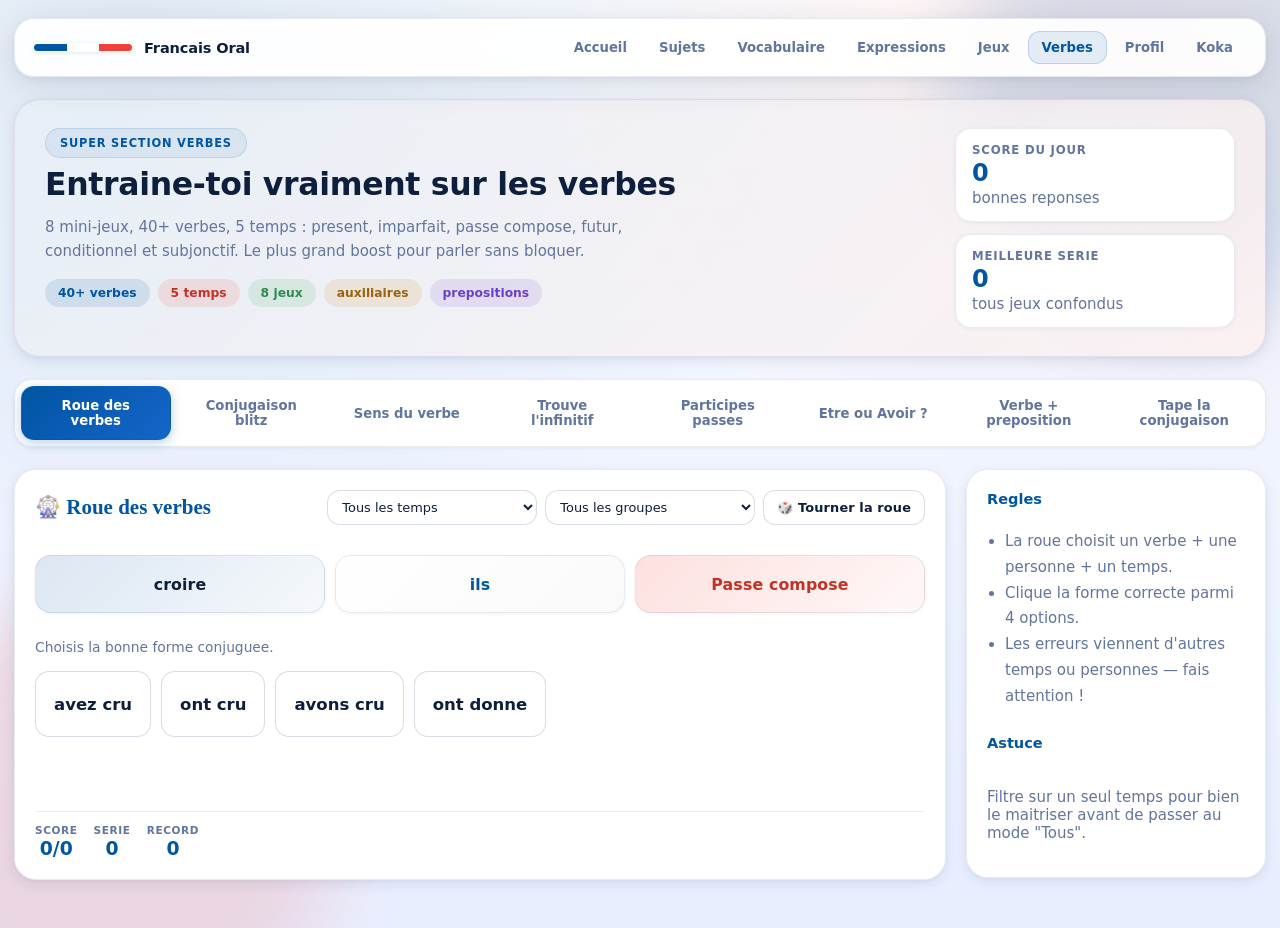
<file: verbes.html>
<!DOCTYPE html>
<html lang="fr">
<head>
  <meta charset="UTF-8">
  <meta name="viewport" content="width=device-width, initial-scale=1.0">
  <title>Verbes - Francais Oral</title>
  <link rel="stylesheet" href="./styles.css">
</head>
<body class="page-games page-verbs">
  <div class="bg-orb orb-one"></div>
  <div class="bg-orb orb-two"></div>

  <main class="shell">
    <header class="site-nav">
      <a class="brand" href="./index.html">
        <span class="flag-line" aria-hidden="true">
          <span class="flag-blue"></span>
          <span class="flag-white"></span>
          <span class="flag-red"></span>
        </span>
        <span>Francais Oral</span>
      </a>
      <nav class="nav-links">
        <a class="nav-link" href="./index.html">Accueil</a>
        <a class="nav-link" href="./sujets.html">Sujets</a>
        <a class="nav-link" href="./vocabulaire.html">Vocabulaire</a>
        <a class="nav-link" href="./methode.html">Expressions</a>
        <a class="nav-link" href="./vocab-games.html">Jeux</a>
        <a class="nav-link is-active" href="./verbes.html">Verbes</a>
        <a class="nav-link" href="./profil.html">Profil</a>
        <a class="nav-link" href="./koka.html">Koka</a>
      </nav>
    </header>

    <!-- Bandeau -->
    <section class="verb-hero">
      <div class="verb-hero-copy">
        <span class="eyebrow">Super section verbes</span>
        <h1>Entraine-toi vraiment sur les verbes</h1>
        <p>8 mini-jeux, 40+ verbes, 5 temps : present, imparfait, passe compose, futur, conditionnel et subjonctif. Le plus grand boost pour parler sans bloquer.</p>
        <div class="verb-hero-pills">
          <span class="pill pill-blue">40+ verbes</span>
          <span class="pill pill-red">5 temps</span>
          <span class="pill pill-green">8 jeux</span>
          <span class="pill pill-amber">auxiliaires</span>
          <span class="pill pill-violet">prepositions</span>
        </div>
      </div>
      <div class="verb-hero-stats">
        <article class="stat-card mini">
          <span class="stat-label">Score du jour</span>
          <strong class="stat-value" id="vDailyScore">0</strong>
          <span class="stat-foot">bonnes reponses</span>
        </article>
        <article class="stat-card mini">
          <span class="stat-label">Meilleure serie</span>
          <strong class="stat-value" id="vBestStreak">0</strong>
          <span class="stat-foot">tous jeux confondus</span>
        </article>
      </div>
    </section>

    <!-- Onglets -->
    <nav class="game-tabs-nav" role="tablist">
      <button class="game-tab is-active" data-tab="wheel"     role="tab">Roue des verbes</button>
      <button class="game-tab"            data-tab="speedconj" role="tab">Conjugaison blitz</button>
      <button class="game-tab"            data-tab="meaning"  role="tab">Sens du verbe</button>
      <button class="game-tab"            data-tab="infer"    role="tab">Trouve l'infinitif</button>
      <button class="game-tab"            data-tab="pp"       role="tab">Participes passes</button>
      <button class="game-tab"            data-tab="aux"      role="tab">Etre ou Avoir ?</button>
      <button class="game-tab"            data-tab="prep"     role="tab">Verbe + preposition</button>
      <button class="game-tab"            data-tab="type"     role="tab">Tape la conjugaison</button>
    </nav>

    <!-- ── Jeu 1 : Roue des verbes ───────────────────────── -->
    <section class="game-tab-panel is-active" id="tab-wheel" role="tabpanel">
      <div class="mini-game-layout">
        <div class="panel-card mini-game-card">
          <div class="mini-game-head">
            <h2>🎡 Roue des verbes</h2>
            <div style="display:flex;gap:8px;flex-wrap:wrap;">
              <select id="wheelTense" class="select-box small">
                <option value="all">Tous les temps</option>
                <optgroup label="Temps simples">
                  <option value="present">Present</option>
                  <option value="imparfait">Imparfait</option>
                  <option value="futur">Futur simple</option>
                  <option value="conditionnel">Conditionnel</option>
                  <option value="subjonctif">Subjonctif present</option>
                </optgroup>
                <optgroup label="Temps composes">
                  <option value="passeCompose">Passe compose</option>
                  <option value="plusQueParfait">Plus-que-parfait</option>
                  <option value="futurAnterieur">Futur anterieur</option>
                  <option value="conditionnelPasse">Conditionnel passe</option>
                  <option value="subjonctifPasse">Subjonctif passe</option>
                </optgroup>
              </select>
              <select id="wheelGroup" class="select-box small">
                <option value="all">Tous les groupes</option>
                <option value="1">1er groupe (-er)</option>
                <option value="2">2e groupe (-ir)</option>
                <option value="3">3e groupe (irreg.)</option>
                <option value="irregular">Irreguliers seuls</option>
              </select>
              <button class="btn btn-secondary small" id="wheelSpinBtn">🎲 Tourner la roue</button>
            </div>
          </div>
          <div class="verb-wheel-slot">
            <div class="verb-wheel-item" id="wheelVerb">—</div>
            <div class="verb-wheel-item" id="wheelPronoun">—</div>
            <div class="verb-wheel-item" id="wheelTenseDisplay">—</div>
          </div>
          <p class="mini-game-hint">Choisis la bonne forme conjuguee.</p>
          <div class="prep-options" id="wheelOptions"></div>
          <p class="quiz-result" id="wheelFeedback"></p>
          <div class="mini-score-row">
            <span class="mini-score-item"><span class="mini-score-label">Score</span><strong id="wheelScore">0/0</strong></span>
            <span class="mini-score-item"><span class="mini-score-label">Serie</span><strong id="wheelStreak">0</strong></span>
            <span class="mini-score-item"><span class="mini-score-label">Record</span><strong id="wheelBest">0</strong></span>
          </div>
        </div>

        <div class="panel-card mini-game-tip">
          <h3>Regles</h3>
          <ul class="clean-list">
            <li>La roue choisit un verbe + une personne + un temps.</li>
            <li>Clique la forme correcte parmi 4 options.</li>
            <li>Les erreurs viennent d'autres temps ou personnes — fais attention !</li>
          </ul>
          <h3 style="margin-top:12px">Astuce</h3>
          <p class="subhelp">Filtre sur un seul temps pour bien le maitriser avant de passer au mode "Tous".</p>
        </div>
      </div>
    </section>

    <!-- ── Jeu 2 : Conjugaison blitz ─────────────────────── -->
    <section class="game-tab-panel" id="tab-speedconj" role="tabpanel">
      <div class="sprint-layout">
        <div class="sprint-main">
          <div class="sprint-controls">
            <div>
              <label class="sprint-label" for="blitzTense">Temps</label>
              <select id="blitzTense" class="select-box">
                <option value="all">🎲 Melange (tous)</option>
                <optgroup label="Temps simples">
                  <option value="present">Present</option>
                  <option value="imparfait">Imparfait</option>
                  <option value="futur">Futur simple</option>
                  <option value="conditionnel">Conditionnel</option>
                  <option value="subjonctif">Subjonctif present</option>
                </optgroup>
                <optgroup label="Temps composes">
                  <option value="passeCompose">Passe compose</option>
                  <option value="plusQueParfait">Plus-que-parfait</option>
                  <option value="futurAnterieur">Futur anterieur</option>
                  <option value="conditionnelPasse">Conditionnel passe</option>
                  <option value="subjonctifPasse">Subjonctif passe</option>
                </optgroup>
              </select>
            </div>
            <div>
              <label class="sprint-label" for="blitzGroup">Groupe</label>
              <select id="blitzGroup" class="select-box">
                <option value="all">Tous</option>
                <option value="1">1er groupe</option>
                <option value="2">2e groupe</option>
                <option value="3">3e / irreg.</option>
              </select>
            </div>
            <button class="btn btn-primary" id="blitzStartBtn">⚡ Lancer le blitz</button>
          </div>

          <div class="sprint-arena">
            <div class="sprint-timer"><div class="sprint-timer-fill" id="blitzTimerFill"></div></div>
            <div class="sprint-ready" id="blitzReady">
              <div class="sprint-ready-icon">⚡</div>
              <h3>Blitz conjugaison</h3>
              <p>5 secondes par question. Reponds vite, garde tes 3 vies.</p>
              <p class="sprint-ready-tip">Le chrono accelere avec ta serie !</p>
            </div>
            <div class="sprint-combo hidden" id="blitzCombo"></div>
            <p class="sprint-question" id="blitzQuestion"></p>
            <p class="sprint-word-meta" id="blitzMeta"></p>
            <div class="sprint-options" id="blitzOptions"></div>
            <p class="sprint-feedback" id="blitzFeedback"></p>
          </div>
        </div>

        <aside class="sprint-sidebar">
          <div class="sprint-score-card">
            <div class="sprint-score-item"><span class="sprint-score-label">Serie</span><strong class="sprint-score-val" id="blitzStreak">0</strong></div>
            <div class="sprint-score-item"><span class="sprint-score-label">Vies</span><strong class="sprint-score-val" id="blitzLives">♥♥♥</strong></div>
            <div class="sprint-score-item"><span class="sprint-score-label">Score</span><strong class="sprint-score-val" id="blitzScore">0/0</strong></div>
            <div class="sprint-score-item"><span class="sprint-score-label">Temps</span><strong class="sprint-score-val" id="blitzSeconds">5s</strong></div>
          </div>
          <div class="panel-card">
            <h3>Regles</h3>
            <ul class="clean-list">
              <li>3 vies. Chaque erreur coute une vie.</li>
              <li>5 secondes par question, -200 ms toutes les 3 bonnes.</li>
              <li>Le meilleur score se sauvegarde.</li>
            </ul>
          </div>
        </aside>
      </div>
    </section>

    <!-- ── Jeu 3 : Sens du verbe ─────────────────────────── -->
    <section class="game-tab-panel" id="tab-meaning" role="tabpanel">
      <div class="mini-game-layout">
        <div class="panel-card mini-game-card">
          <div class="mini-game-head">
            <h2>📖 Sens du verbe</h2>
            <div style="display:flex;gap:8px;flex-wrap:wrap;">
              <select id="meaningDir" class="select-box small">
                <option value="fr-en">FR → EN</option>
                <option value="en-fr">EN → FR</option>
              </select>
              <button class="btn btn-secondary small" id="meaningNewBtn">Autre verbe</button>
            </div>
          </div>
          <p class="quiz-question" id="meaningQuestion">Chargement...</p>
          <div class="prep-options" id="meaningOptions"></div>
          <p class="quiz-result" id="meaningFeedback"></p>
          <div class="mini-score-row">
            <span class="mini-score-item"><span class="mini-score-label">Score</span><strong id="meaningScore">0/0</strong></span>
            <span class="mini-score-item"><span class="mini-score-label">Serie</span><strong id="meaningStreak">0</strong></span>
          </div>
        </div>
        <div class="panel-card mini-game-tip">
          <h3>But</h3>
          <p class="subhelp">Associer le verbe francais a sa traduction anglaise (ou l'inverse). Utile pour le vocabulaire de base avant la conjugaison.</p>
          <h3 style="margin-top:12px">Astuce</h3>
          <ul class="clean-list">
            <li>Si tu hesites, pense au contexte : parler → to speak, dire → to say.</li>
            <li>Connaitre = personne/lieu, savoir = fait.</li>
          </ul>
        </div>
      </div>
    </section>

    <!-- ── Jeu 4 : Trouve l'infinitif ────────────────────── -->
    <section class="game-tab-panel" id="tab-infer" role="tabpanel">
      <div class="mini-game-layout">
        <div class="panel-card mini-game-card">
          <div class="mini-game-head">
            <h2>🔎 Trouve l'infinitif</h2>
            <button class="btn btn-secondary small" id="inferNewBtn">Autre forme</button>
          </div>
          <p class="mini-game-hint">Voici une forme conjuguee. Quel est le verbe a l'infinitif ?</p>
          <p class="quiz-question" id="inferQuestion">—</p>
          <p class="sprint-word-meta" id="inferMeta"></p>
          <div class="prep-options" id="inferOptions"></div>
          <p class="quiz-result" id="inferFeedback"></p>
          <div class="mini-score-row">
            <span class="mini-score-item"><span class="mini-score-label">Score</span><strong id="inferScore">0/0</strong></span>
            <span class="mini-score-item"><span class="mini-score-label">Serie</span><strong id="inferStreak">0</strong></span>
          </div>
        </div>
        <div class="panel-card mini-game-tip">
          <h3>Strategie</h3>
          <ul class="clean-list">
            <li>Reconnaitre la racine du verbe (fais- → faire, prend- → prendre).</li>
            <li>Les terminaisons -ais / -ait / -ions indiquent l'imparfait.</li>
            <li>Les terminaisons en -rai / -ras indiquent le futur.</li>
          </ul>
        </div>
      </div>
    </section>

    <!-- ── Jeu 5 : Participes passes ─────────────────────── -->
    <section class="game-tab-panel" id="tab-pp" role="tabpanel">
      <div class="mini-game-layout">
        <div class="panel-card mini-game-card">
          <div class="mini-game-head">
            <h2>✅ Participes passes</h2>
            <button class="btn btn-secondary small" id="ppNewBtn">Nouveau verbe</button>
          </div>
          <p class="mini-game-hint">Quel est le participe passe de ce verbe ?</p>
          <p class="quiz-question" id="ppQuestion">—</p>
          <div class="prep-options" id="ppOptions"></div>
          <p class="quiz-result" id="ppFeedback"></p>
          <div class="mini-score-row">
            <span class="mini-score-item"><span class="mini-score-label">Score</span><strong id="ppScore">0/0</strong></span>
            <span class="mini-score-item"><span class="mini-score-label">Serie</span><strong id="ppStreak">0</strong></span>
          </div>
        </div>
        <div class="panel-card mini-game-tip">
          <h3>Rappel</h3>
          <ul class="clean-list">
            <li>-er → -e : parler → parle, manger → mange</li>
            <li>-ir → -i : finir → fini, choisir → choisi</li>
            <li>Irreguliers : prendre → pris, voir → vu, faire → fait, mettre → mis</li>
          </ul>
        </div>
      </div>
    </section>

    <!-- ── Jeu 6 : Etre ou Avoir ? ───────────────────────── -->
    <section class="game-tab-panel" id="tab-aux" role="tabpanel">
      <div class="mini-game-layout">
        <div class="panel-card mini-game-card">
          <div class="mini-game-head">
            <h2>⚖️ Etre ou Avoir ?</h2>
            <button class="btn btn-secondary small" id="auxNewBtn">Nouvelle phrase</button>
          </div>
          <p class="mini-game-hint">Complete avec le bon auxiliaire au passe compose.</p>
          <p class="quiz-question" id="auxQuestion">—</p>
          <div class="prep-options" id="auxOptions"></div>
          <p class="quiz-result" id="auxFeedback"></p>
          <div class="mini-score-row">
            <span class="mini-score-item"><span class="mini-score-label">Score</span><strong id="auxScore">0/0</strong></span>
            <span class="mini-score-item"><span class="mini-score-label">Serie</span><strong id="auxStreak">0</strong></span>
          </div>
        </div>
        <div class="panel-card mini-game-tip">
          <h3>Les 14 verbes avec ETRE (DR MRS VANDERTRAMPP)</h3>
          <ul class="clean-list">
            <li><strong>aller / venir</strong> — aller ↔ venir</li>
            <li><strong>arriver / partir</strong> — arriver, partir</li>
            <li><strong>entrer / sortir</strong> — entrer, sortir</li>
            <li><strong>monter / descendre</strong></li>
            <li><strong>naitre / mourir</strong></li>
            <li><strong>tomber / rester</strong></li>
            <li><strong>retourner / passer</strong></li>
            <li>+ tous les verbes pronominaux</li>
          </ul>
          <p class="subhelp" style="margin-top:8px">Le reste des verbes prend <strong>avoir</strong>.</p>
        </div>
      </div>
    </section>

    <!-- ── Jeu 7 : Verbe + preposition ───────────────────── -->
    <section class="game-tab-panel" id="tab-prep" role="tabpanel">
      <div class="mini-game-layout">
        <div class="panel-card mini-game-card">
          <div class="mini-game-head">
            <h2>🔗 Verbe + preposition</h2>
            <button class="btn btn-secondary small" id="vprepNewBtn">Nouvelle phrase</button>
          </div>
          <p class="mini-game-hint">Quelle preposition va avec ce verbe ?</p>
          <p class="quiz-question" id="vprepQuestion">—</p>
          <div class="prep-options" id="vprepOptions"></div>
          <p class="quiz-result" id="vprepFeedback"></p>
          <div class="mini-score-row">
            <span class="mini-score-item"><span class="mini-score-label">Score</span><strong id="vprepScore">0/0</strong></span>
            <span class="mini-score-item"><span class="mini-score-label">Serie</span><strong id="vprepStreak">0</strong></span>
          </div>
        </div>
        <div class="panel-card mini-game-tip">
          <h3>Memo</h3>
          <ul class="clean-list">
            <li><strong>parler a</strong> quelqu'un / <strong>parler de</strong> qqch</li>
            <li><strong>penser a</strong> qqn / <strong>penser de</strong> (avis)</li>
            <li><strong>commencer a / par</strong> — <strong>finir de / par</strong></li>
            <li><strong>jouer a</strong> un sport / <strong>jouer de</strong> un instrument</li>
            <li><strong>essayer de</strong> / <strong>reussir a</strong> / <strong>decider de</strong></li>
            <li><strong>avoir besoin / envie de</strong></li>
          </ul>
        </div>
      </div>
    </section>

    <!-- ── Jeu 8 : Tape la conjugaison ───────────────────── -->
    <section class="game-tab-panel" id="tab-type" role="tabpanel">
      <div class="mini-game-layout">
        <div class="panel-card mini-game-card">
          <div class="mini-game-head">
            <h2>⌨️ Tape la conjugaison</h2>
            <div style="display:flex;gap:8px;flex-wrap:wrap;">
              <select id="typeTense" class="select-box small">
                <optgroup label="Temps simples">
                  <option value="present">Present</option>
                  <option value="imparfait">Imparfait</option>
                  <option value="futur">Futur simple</option>
                  <option value="conditionnel">Conditionnel</option>
                  <option value="subjonctif">Subjonctif present</option>
                </optgroup>
                <optgroup label="Temps composes">
                  <option value="passeCompose">Passe compose</option>
                  <option value="plusQueParfait">Plus-que-parfait</option>
                  <option value="futurAnterieur">Futur anterieur</option>
                  <option value="conditionnelPasse">Conditionnel passe</option>
                  <option value="subjonctifPasse">Subjonctif passe</option>
                </optgroup>
              </select>
              <button class="btn btn-secondary small" id="typeNewBtn">Nouvelle forme</button>
            </div>
          </div>
          <p class="mini-game-hint">Ecris la forme conjuguee (sans accents c'est ok).</p>
          <div class="type-prompt">
            <strong id="typePronoun">—</strong>
            <span id="typeVerb">—</span>
            <span class="conj-tense-badge" id="typeTenseBadge">—</span>
          </div>
          <form id="typeForm" class="type-form" autocomplete="off">
            <input type="text" id="typeInput" class="type-input" placeholder="Tape ta reponse..." />
            <button class="btn btn-primary" type="submit">Verifier</button>
          </form>
          <p class="quiz-result" id="typeFeedback"></p>
          <div class="mini-score-row">
            <span class="mini-score-item"><span class="mini-score-label">Score</span><strong id="typeScore">0/0</strong></span>
            <span class="mini-score-item"><span class="mini-score-label">Serie</span><strong id="typeStreak">0</strong></span>
            <span class="mini-score-item"><span class="mini-score-label">Record</span><strong id="typeBest">0</strong></span>
          </div>
        </div>
        <div class="panel-card mini-game-tip">
          <h3>Regles</h3>
          <ul class="clean-list">
            <li>Les accents sont tolerants (tu peux ecrire "etais" ou "etais").</li>
            <li>Espaces en debut/fin ignores.</li>
            <li>Pronominal : tape "me leve" avec je, "te leves" avec tu.</li>
          </ul>
          <h3 style="margin-top:12px">Gain</h3>
          <p class="subhelp">C'est le jeu le plus dur — il pousse a memoriser precisement la forme.</p>
        </div>
      </div>
    </section>

  </main>

  <script src="./topics-data.js"></script>
  <script src="./content-extensions.js"></script>
  <script src="./verbs-data.js"></script>
  <script src="./utils.js"></script>
  <script src="./theme-toggle.js"></script>
  <script src="./sounds.js"></script>
  <script src="./achievements.js"></script>
  <script src="./verbes.js"></script>
</body>
</html>
</file>
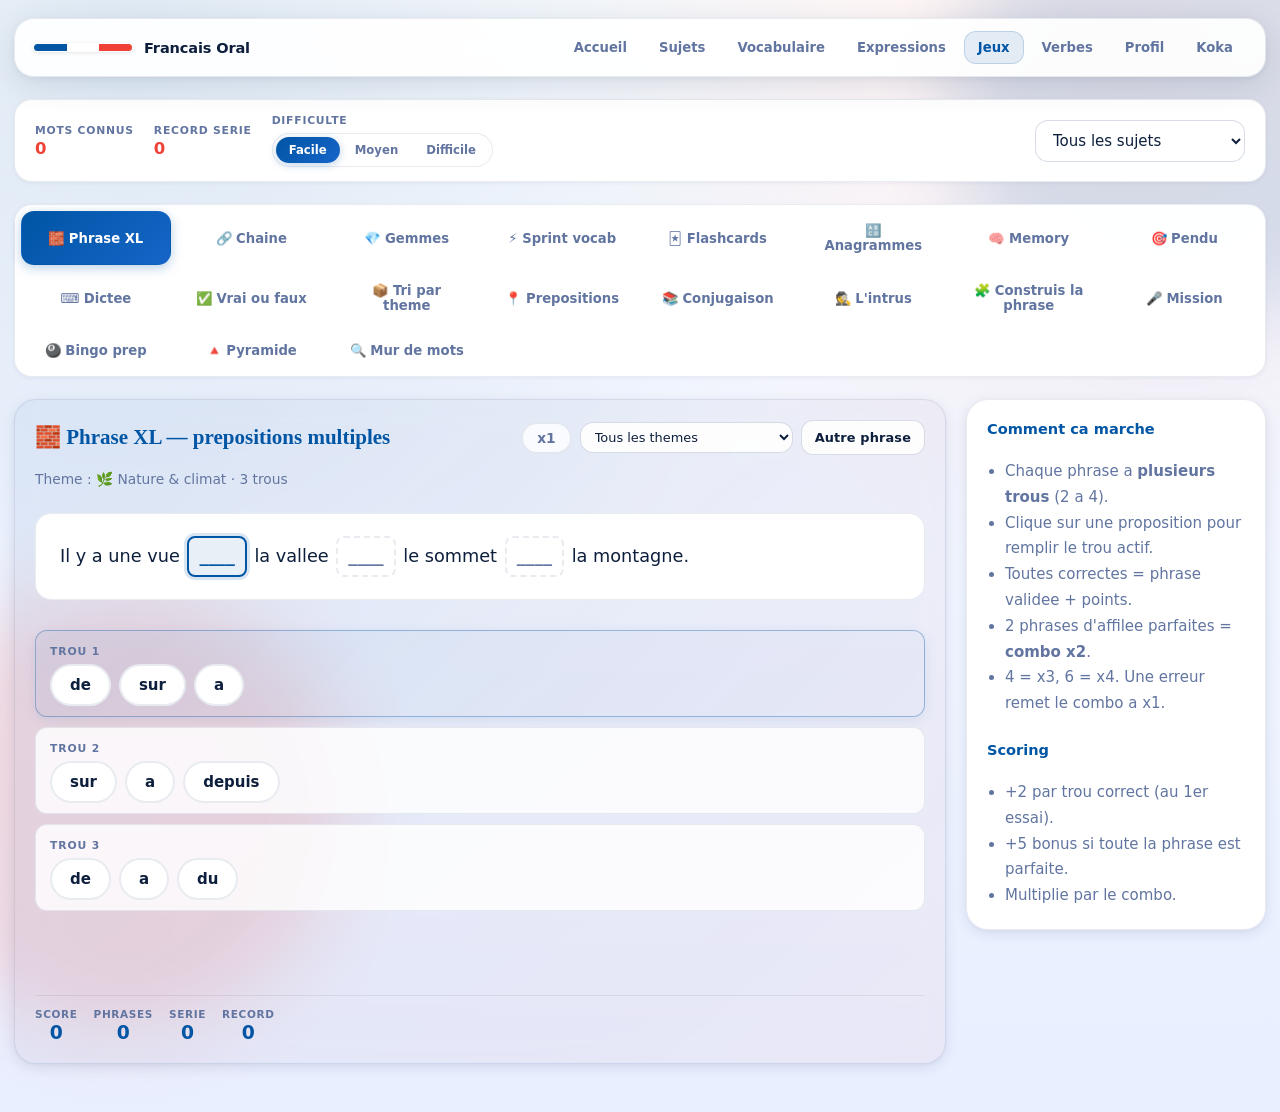
<file: vocab-games.html>
<!DOCTYPE html>
<html lang="fr">
<head>
  <meta charset="UTF-8">
  <meta name="viewport" content="width=device-width, initial-scale=1.0">
  <title>Jeux - Francais Oral</title>
  <link rel="stylesheet" href="./styles.css">
</head>
<body class="page-games">
  <div class="bg-orb orb-one"></div>
  <div class="bg-orb orb-two"></div>

  <main class="shell">
    <header class="site-nav">
      <a class="brand" href="./index.html">
        <span class="flag-line" aria-hidden="true">
          <span class="flag-blue"></span>
          <span class="flag-white"></span>
          <span class="flag-red"></span>
        </span>
        <span>Francais Oral</span>
      </a>
      <nav class="nav-links">
        <a class="nav-link" href="./index.html">Accueil</a>
        <a class="nav-link" href="./sujets.html">Sujets</a>
        <a class="nav-link" href="./vocabulaire.html">Vocabulaire</a>
        <a class="nav-link" href="./methode.html">Expressions</a>
        <a class="nav-link is-active" href="./vocab-games.html">Jeux</a>
        <a class="nav-link" href="./verbes.html">Verbes</a>
        <a class="nav-link" href="./profil.html">Profil</a>
        <a class="nav-link" href="./koka.html">Koka</a>
      </nav>
    </header>

    <!-- Stats bar -->
    <div class="games-stats-bar">
      <div class="games-stat">
        <span class="games-stat-label">Mots connus</span>
        <strong class="games-stat-value" id="knownWords">0</strong>
      </div>
      <div class="games-stat">
        <span class="games-stat-label">Record serie</span>
        <strong class="games-stat-value" id="sprintBest">0</strong>
      </div>
      <div class="games-stat games-stat-difficulty">
        <span class="games-stat-label">Difficulte</span>
        <div class="diff-toggle" id="difficultyToggle" role="tablist">
          <button class="diff-btn is-active" data-diff="easy"   role="tab">Facile</button>
          <button class="diff-btn"           data-diff="medium" role="tab">Moyen</button>
          <button class="diff-btn"           data-diff="hard"   role="tab">Difficile</button>
        </div>
      </div>
      <div class="games-stat games-stat-select">
        <select id="poolSelect" class="select-box">
          <option value="all">Tous les sujets</option>
          <option value="seen">Sujets deja vus</option>
          <option value="current">Sujet actuel</option>
        </select>
      </div>
    </div>

    <!-- Tab nav -->
    <nav class="game-tabs-nav game-tabs-nav-grid" role="tablist">
      <button class="game-tab is-active" data-tab="phrasexl"    role="tab">🧱 Phrase XL</button>
      <button class="game-tab" data-tab="chaine"                role="tab">🔗 Chaine</button>
      <button class="game-tab" data-tab="gemmes"                role="tab">💎 Gemmes</button>
      <button class="game-tab" data-tab="sprint"                role="tab">⚡ Sprint vocab</button>
      <button class="game-tab" data-tab="flash"                 role="tab">🃏 Flashcards</button>
      <button class="game-tab" data-tab="anagram"               role="tab">🔠 Anagrammes</button>
      <button class="game-tab" data-tab="memory"                role="tab">🧠 Memory</button>
      <button class="game-tab" data-tab="pendu"                 role="tab">🎯 Pendu</button>
      <button class="game-tab" data-tab="dictee"                role="tab">⌨️ Dictee</button>
      <button class="game-tab" data-tab="vraifaux"              role="tab">✅ Vrai ou faux</button>
      <button class="game-tab" data-tab="tri"                   role="tab">📦 Tri par theme</button>
      <button class="game-tab" data-tab="prep"                  role="tab">📍 Prepositions</button>
      <button class="game-tab" data-tab="conjugaison"           role="tab">📚 Conjugaison</button>
      <button class="game-tab" data-tab="intrus"                role="tab">🕵️ L'intrus</button>
      <button class="game-tab" data-tab="phrase"                role="tab">🧩 Construis la phrase</button>
      <button class="game-tab" data-tab="mission"               role="tab">🎤 Mission</button>
      <button class="game-tab" data-tab="bingo"                 role="tab">🎱 Bingo prep</button>
      <button class="game-tab" data-tab="pyramide"              role="tab">🔺 Pyramide</button>
      <button class="game-tab" data-tab="murmots"               role="tab">🔍 Mur de mots</button>
    </nav>

    <!-- ── Tab: Sprint ──────────────────────────────────── -->
    <!-- ── Tab: Phrase XL (flagship preposition game) ───── -->
    <section class="game-tab-panel is-active" id="tab-phrasexl" role="tabpanel">
      <div class="mini-game-layout">
        <div class="panel-card mini-game-card phrasexl-card">
          <div class="mini-game-head">
            <h2>🧱 Phrase XL — prepositions multiples</h2>
            <div style="display:flex;gap:8px;flex-wrap:wrap;align-items:center;">
              <span class="pxl-combo-pill" id="pxlCombo">x1</span>
              <select id="pxlTheme" class="select-box small">
                <option value="all">Tous les themes</option>
              </select>
              <button class="btn btn-secondary small" id="pxlNewBtn">Autre phrase</button>
            </div>
          </div>
          <p class="mini-game-hint" id="pxlHint">Complete chaque trou avec la bonne preposition. 2 bonnes de suite = combo.</p>
          <div class="pxl-sentence" id="pxlSentence">Chargement...</div>
          <div class="pxl-banks" id="pxlBanks"></div>
          <p class="quiz-result" id="pxlFeedback"></p>
          <div class="mini-score-row">
            <span class="mini-score-item"><span class="mini-score-label">Score</span><strong id="pxlScore">0</strong></span>
            <span class="mini-score-item"><span class="mini-score-label">Phrases</span><strong id="pxlDone">0</strong></span>
            <span class="mini-score-item"><span class="mini-score-label">Serie</span><strong id="pxlStreak">0</strong></span>
            <span class="mini-score-item"><span class="mini-score-label">Record</span><strong id="pxlBest">0</strong></span>
          </div>
        </div>

        <div class="panel-card mini-game-tip">
          <h3>Comment ca marche</h3>
          <ul class="clean-list">
            <li>Chaque phrase a <strong>plusieurs trous</strong> (2 a 4).</li>
            <li>Clique sur une proposition pour remplir le trou actif.</li>
            <li>Toutes correctes = phrase validee + points.</li>
            <li>2 phrases d'affilee parfaites = <strong>combo x2</strong>.</li>
            <li>4 = x3, 6 = x4. Une erreur remet le combo a x1.</li>
          </ul>
          <h3 style="margin-top:12px">Scoring</h3>
          <ul class="clean-list">
            <li>+2 par trou correct (au 1er essai).</li>
            <li>+5 bonus si toute la phrase est parfaite.</li>
            <li>Multiplie par le combo.</li>
          </ul>
        </div>
      </div>
    </section>

    <!-- ── Tab: Chaine (sentence builder) ───────────────── -->
    <section class="game-tab-panel" id="tab-chaine" role="tabpanel">
      <div class="mini-game-layout">
        <div class="panel-card mini-game-card chaine-card">
          <div class="mini-game-head">
            <h2>🔗 Chaine — construis une phrase</h2>
            <div style="display:flex;gap:8px;flex-wrap:wrap;align-items:center;">
              <select id="chaineTheme" class="select-box small"></select>
              <button class="btn btn-secondary small" id="chaineNewBtn">Redemarrer</button>
            </div>
          </div>
          <p class="mini-game-hint">Clique les briques pour rallonger la phrase. Plus elle est longue, plus tu gagnes.</p>
          <div class="chaine-sentence" id="chaineSentence"><span class="chaine-placeholder">(ta phrase s'affiche ici)</span></div>
          <div class="chaine-options" id="chaineOptions"></div>
          <p class="quiz-result" id="chaineFeedback"></p>
          <div class="mini-score-row">
            <span class="mini-score-item"><span class="mini-score-label">Longueur</span><strong id="chaineLen">0</strong></span>
            <span class="mini-score-item"><span class="mini-score-label">Points</span><strong id="chainePoints">0</strong></span>
            <span class="mini-score-item"><span class="mini-score-label">Meilleure phrase</span><strong id="chaineBest">0</strong></span>
          </div>
        </div>

        <div class="panel-card mini-game-tip">
          <h3>But</h3>
          <ul class="clean-list">
            <li>Chaque brique ajoute un morceau a la phrase.</li>
            <li>Continue tant qu'il y a des options.</li>
            <li>Finis par une brique <strong>fin</strong> pour valider.</li>
          </ul>
          <h3 style="margin-top:12px">Scoring</h3>
          <ul class="clean-list">
            <li>+5 points par brique choisie.</li>
            <li>Bonus : +10 si tu finis par une vraie terminaison.</li>
            <li>Les phrases longues sont gardees en memoire (record).</li>
          </ul>
          <h3 style="margin-top:12px">Pedagogie</h3>
          <ul class="clean-list">
            <li>Entraine l'enchainement <em>verbe + preposition + complement</em>.</li>
            <li>Change de theme pour varier les tournures.</li>
          </ul>
        </div>
      </div>
    </section>

    <!-- ── Tab: Gemmes (themed collection) ──────────────── -->
    <section class="game-tab-panel" id="tab-gemmes" role="tabpanel">
      <div class="gem-hero">
        <div>
          <span class="eyebrow">Collection</span>
          <h2>💎 Collection de gemmes</h2>
          <p>Reponds juste pour debloquer les gemmes de chaque theme. Complete les 10 collections.</p>
        </div>
        <div class="gem-hero-stats">
          <article class="stat-card mini">
            <span class="stat-label">Gemmes</span>
            <strong class="stat-value" id="gemCount">0</strong>
            <span class="stat-foot">debloquees</span>
          </article>
          <article class="stat-card mini">
            <span class="stat-label">Themes finis</span>
            <strong class="stat-value" id="gemThemesDone">0 / 10</strong>
            <span class="stat-foot">collections completes</span>
          </article>
        </div>
      </div>

      <div class="gem-main-grid">
        <div class="panel-card gem-play-card">
          <div class="mini-game-head">
            <h3 id="gemPlayTitle">Choisis un theme →</h3>
            <div style="display:flex;gap:8px;flex-wrap:wrap;">
              <button class="btn btn-secondary small" id="gemModeBtn">Mode : FR → EN</button>
              <button class="btn btn-secondary small" id="gemResetBtn" title="Reset ce theme">↺ Reinitialiser</button>
            </div>
          </div>
          <p class="mini-game-hint" id="gemPrompt">Selectionne une collection a droite pour commencer.</p>
          <div class="gem-answer-grid" id="gemOptions"></div>
          <p class="quiz-result" id="gemFeedback"></p>
          <div class="mini-score-row">
            <span class="mini-score-item"><span class="mini-score-label">Serie</span><strong id="gemStreak">0</strong></span>
            <span class="mini-score-item"><span class="mini-score-label">Record</span><strong id="gemBest">0</strong></span>
            <span class="mini-score-item"><span class="mini-score-label">Progression</span><strong id="gemProgress">—</strong></span>
          </div>
        </div>

        <div class="panel-card gem-themes-card">
          <h3>Themes</h3>
          <div class="gem-theme-list" id="gemThemeList"></div>
        </div>
      </div>
    </section>

    <section class="game-tab-panel" id="tab-sprint" role="tabpanel">
      <div class="sprint-layout">

        <div class="sprint-main">
          <!-- Controls -->
          <div class="sprint-controls">
            <div>
              <label class="sprint-label" for="sprintModeSelect">Direction</label>
              <select id="sprintModeSelect" class="select-box">
                <option value="mix">Mixte (FR ↔ EN)</option>
                <option value="en-fr">Anglais → Francais</option>
                <option value="fr-en">Francais → Anglais</option>
              </select>
            </div>
            <div>
              <label class="sprint-label" for="sprintLevelSelect">Niveau</label>
              <select id="sprintLevelSelect" class="select-box">
                <option value="all">Tous (B1–C1)</option>
                <option value="B1">B1 seulement</option>
                <option value="B2">B2 seulement</option>
                <option value="C1">C1 seulement</option>
              </select>
            </div>
            <button class="btn btn-primary" id="startSprintBtn">Lancer le sprint</button>
          </div>

          <!-- Game arena -->
          <div class="sprint-arena">
            <!-- Timer -->
            <div class="sprint-timer"><div class="sprint-timer-fill" id="sprintTimerFill"></div></div>

            <!-- Ready state -->
            <div class="sprint-ready" id="sprintReady">
              <div class="sprint-ready-icon">🎯</div>
              <h3>Pret a jouer ?</h3>
              <p>Choisis le mode et le niveau, puis lance le sprint. Reponds avant que le temps soit ecoule.</p>
              <p class="sprint-ready-tip">Le chrono accelere avec ta serie !</p>
            </div>

            <!-- Combo badge -->
            <div class="sprint-combo hidden" id="sprintCombo"></div>

            <!-- Question + meta -->
            <p class="sprint-question" id="sprintQuestion"></p>
            <p class="sprint-word-meta" id="sprintWordMeta"></p>

            <!-- Options 2×2 -->
            <div class="sprint-options" id="sprintOptions"></div>

            <!-- Feedback -->
            <p class="sprint-feedback" id="sprintFeedback"></p>
          </div>
        </div>

        <!-- Sidebar stats -->
        <aside class="sprint-sidebar">
          <div class="sprint-score-card">
            <div class="sprint-score-item">
              <span class="sprint-score-label">Serie</span>
              <strong class="sprint-score-val" id="sprintStreak">0</strong>
            </div>
            <div class="sprint-score-item">
              <span class="sprint-score-label">Vies</span>
              <strong class="sprint-score-val" id="sprintLivesDisplay">♥♥♥</strong>
            </div>
            <div class="sprint-score-item">
              <span class="sprint-score-label">Score</span>
              <strong class="sprint-score-val" id="sprintScore">0/0</strong>
            </div>
            <div class="sprint-score-item">
              <span class="sprint-score-label">Manche</span>
              <strong class="sprint-score-val" id="sprintRound">0</strong>
            </div>
            <div class="sprint-score-item">
              <span class="sprint-score-label">Temps</span>
              <strong class="sprint-score-val" id="sprintSeconds">8s</strong>
            </div>
            <div class="sprint-score-item">
              <span class="sprint-score-label">Vitesse</span>
              <strong class="sprint-score-val sprint-speed" id="sprintSpeedLabel">🟢 Normal</strong>
            </div>
          </div>

          <div class="panel-card">
            <h3>Mode</h3>
            <p class="subhelp" id="sprintModeLabel">Mixte — tu reponds en francais ou en anglais.</p>
          </div>

          <div class="panel-card">
            <h3>Regles</h3>
            <ul class="clean-list">
              <li>3 vies au depart.</li>
              <li>Mauvaise reponse ou temps ecoule = -1 vie.</li>
              <li>La serie remet le chrono a zero.</li>
              <li>Le chrono accelere toutes les 3 bonnes reponses.</li>
            </ul>
          </div>
        </aside>
      </div>
    </section>

    <!-- ── Tab: Flashcards ──────────────────────────────── -->
    <section class="game-tab-panel" id="tab-flash" role="tabpanel">
      <div class="flash-layout">
        <div class="flash-main">
          <div class="flashcard-big" id="flashcard">
            <div class="flash-meta" id="flashMeta">Clique sur "Mot suivant"</div>
            <div class="flash-front" id="flashFront">—</div>
            <div class="flash-back hidden" id="flashBack"></div>
          </div>
          <div class="flash-actions">
            <button class="btn btn-primary" id="revealFlashBtn">Voir la traduction</button>
            <button class="btn btn-secondary" id="knowFlashBtn">Je connais ✓</button>
            <button class="btn btn-secondary" id="nextFlashBtn">Mot suivant →</button>
          </div>
        </div>

        <aside class="flash-sidebar">
          <div class="panel-card">
            <h3>Mots connus</h3>
            <strong class="stat-value" id="knownWordsFlash">0</strong>
            <p class="subhelp">mots confirmes</p>
          </div>
          <div class="panel-card">
            <h3>Comment jouer</h3>
            <ul class="clean-list">
              <li>Regarde le mot francais.</li>
              <li>Essaie de trouver la traduction.</li>
              <li>Clique pour voir la reponse.</li>
              <li>Si tu savais, clique "Je connais".</li>
            </ul>
          </div>
        </aside>
      </div>
    </section>

    <!-- ── Tab: Anagrammes ────────────────────────────── -->
    <section class="game-tab-panel" id="tab-anagram" role="tabpanel">
      <div class="mini-game-layout">
        <div class="panel-card mini-game-card">
          <div class="mini-game-head">
            <h2>🔠 Anagrammes</h2>
            <button class="btn btn-secondary small" id="newAnagramBtn">Autre mot</button>
          </div>
          <p class="mini-game-hint" id="anagramHint">Trouve le mot francais. Indice anglais ci-dessous.</p>
          <div class="anagram-clue">
            <span class="anagram-en" id="anagramEn">—</span>
            <span class="anagram-meta" id="anagramMeta">—</span>
          </div>
          <div class="anagram-letters" id="anagramLetters"></div>
          <div class="anagram-slot" id="anagramSlot"></div>
          <div class="anagram-actions">
            <button class="btn btn-secondary small" id="anagramClearBtn">Effacer</button>
            <button class="btn btn-secondary small" id="anagramHintBtn">💡 Indice</button>
            <button class="btn btn-primary" id="anagramCheckBtn">Verifier</button>
          </div>
          <p class="quiz-result" id="anagramFeedback"></p>
          <div class="mini-score-row">
            <span class="mini-score-item"><span class="mini-score-label">Score</span><strong id="anagramScore">0/0</strong></span>
            <span class="mini-score-item"><span class="mini-score-label">Serie</span><strong id="anagramStreak">0</strong></span>
            <span class="mini-score-item"><span class="mini-score-label">Record</span><strong id="anagramBest">0</strong></span>
          </div>
        </div>

        <div class="panel-card mini-game-tip">
          <h3>Comment jouer</h3>
          <ul class="clean-list">
            <li>Les lettres du mot sont melangees.</li>
            <li>Clique-les dans le bon ordre pour reformer le mot.</li>
            <li>Clique une lettre placee pour la renvoyer.</li>
            <li><strong>Indice</strong> : revele la 1ere lettre (-2 au score).</li>
          </ul>
          <h3 style="margin-top:12px">Difficulte</h3>
          <ul class="clean-list">
            <li><strong>Facile</strong> : mots de 4-6 lettres.</li>
            <li><strong>Moyen</strong> : 6-9 lettres.</li>
            <li><strong>Difficile</strong> : 8+ lettres, indice anglais cache.</li>
          </ul>
        </div>
      </div>
    </section>

    <!-- ── Tab: Memory / Paires ─────────────────────────── -->
    <section class="game-tab-panel" id="tab-memory" role="tabpanel">
      <div class="mini-game-layout">
        <div class="panel-card mini-game-card">
          <div class="mini-game-head">
            <h2>🧠 Memory FR ↔ EN</h2>
            <button class="btn btn-secondary small" id="newMemoryBtn">🔄 Nouvelle partie</button>
          </div>
          <p class="mini-game-hint">Retourne 2 cartes a la fois. Trouve toutes les paires francais-anglais.</p>
          <div class="memory-meta">
            <span class="memory-meta-item">Coups : <strong id="memoryMoves">0</strong></span>
            <span class="memory-meta-item">Paires : <strong id="memoryPairs">0/0</strong></span>
            <span class="memory-meta-item">Temps : <strong id="memoryTime">0s</strong></span>
            <span class="memory-meta-item">Record : <strong id="memoryBest">—</strong></span>
          </div>
          <div class="memory-grid" id="memoryGrid"></div>
          <p class="quiz-result" id="memoryFeedback"></p>
        </div>

        <div class="panel-card mini-game-tip">
          <h3>Regles</h3>
          <ul class="clean-list">
            <li>Clique 2 cartes pour les retourner.</li>
            <li>Si elles forment une paire FR/EN, elles restent visibles.</li>
            <li>Sinon, elles se referment.</li>
            <li>Termine en un minimum de coups !</li>
          </ul>
          <h3 style="margin-top:12px">Difficulte</h3>
          <ul class="clean-list">
            <li><strong>Facile</strong> : 6 paires (12 cartes).</li>
            <li><strong>Moyen</strong> : 8 paires (16 cartes).</li>
            <li><strong>Difficile</strong> : 12 paires (24 cartes).</li>
          </ul>
        </div>
      </div>
    </section>

    <!-- ── Tab: Pendu ───────────────────────────────────── -->
    <section class="game-tab-panel" id="tab-pendu" role="tabpanel">
      <div class="mini-game-layout">
        <div class="panel-card mini-game-card">
          <div class="mini-game-head">
            <h2>🎯 Pendu</h2>
            <button class="btn btn-secondary small" id="newPenduBtn">Nouveau mot</button>
          </div>
          <p class="mini-game-hint" id="penduClue">Indice anglais</p>
          <div class="pendu-arena">
            <div class="pendu-figure">
              <pre id="penduFigure">  +---+
  |   |
      |
      |
      |
      |
=========</pre>
            </div>
            <div class="pendu-side">
              <div class="pendu-word" id="penduWord">_ _ _ _</div>
              <div class="pendu-info">
                <span>Vies : <strong id="penduLives">6</strong></span>
                <span>Erreurs : <strong id="penduWrong">—</strong></span>
              </div>
            </div>
          </div>
          <div class="pendu-keyboard" id="penduKeyboard"></div>
          <p class="quiz-result" id="penduFeedback"></p>
          <div class="mini-score-row">
            <span class="mini-score-item"><span class="mini-score-label">Mots gagnes</span><strong id="penduWon">0</strong></span>
            <span class="mini-score-item"><span class="mini-score-label">Serie</span><strong id="penduStreak">0</strong></span>
            <span class="mini-score-item"><span class="mini-score-label">Record</span><strong id="penduBest">0</strong></span>
          </div>
        </div>

        <div class="panel-card mini-game-tip">
          <h3>Comment jouer</h3>
          <ul class="clean-list">
            <li>Devine les lettres du mot francais.</li>
            <li>Tape une lettre au clavier ou clique-la.</li>
            <li>6 erreurs = pendu.</li>
            <li>Indice : la traduction anglaise.</li>
          </ul>
          <h3 style="margin-top:12px">Difficulte</h3>
          <ul class="clean-list">
            <li><strong>Facile</strong> : 8 vies + 2 lettres revelees.</li>
            <li><strong>Moyen</strong> : 6 vies, mots moyens.</li>
            <li><strong>Difficile</strong> : 5 vies, mots longs, indice EN cache.</li>
          </ul>
        </div>
      </div>
    </section>

    <!-- ── Tab: Dictee ──────────────────────────────────── -->
    <section class="game-tab-panel" id="tab-dictee" role="tabpanel">
      <div class="mini-game-layout">
        <div class="panel-card mini-game-card">
          <div class="mini-game-head">
            <h2>⌨️ Dictee — tape le mot</h2>
            <div style="display:flex;gap:8px;flex-wrap:wrap;">
              <select id="dicteeDir" class="select-box small">
                <option value="en-fr">EN → FR (tape le francais)</option>
                <option value="fr-en">FR → EN (tape l'anglais)</option>
              </select>
              <button class="btn btn-secondary small" id="newDicteeBtn">Autre mot</button>
            </div>
          </div>
          <p class="mini-game-hint">Lis le mot et ecris la traduction. Les accents sont tolerants.</p>
          <div class="dictee-prompt">
            <span class="dictee-tag" id="dicteeTag">EN</span>
            <strong class="dictee-word" id="dicteeWord">—</strong>
            <span class="dictee-meta" id="dicteeMeta">—</span>
          </div>
          <form id="dicteeForm" class="type-form" autocomplete="off">
            <input type="text" id="dicteeInput" class="type-input" placeholder="Tape ta reponse..." />
            <button class="btn btn-primary" type="submit">Verifier</button>
          </form>
          <p class="quiz-result" id="dicteeFeedback"></p>
          <div class="mini-score-row">
            <span class="mini-score-item"><span class="mini-score-label">Score</span><strong id="dicteeScore">0/0</strong></span>
            <span class="mini-score-item"><span class="mini-score-label">Serie</span><strong id="dicteeStreak">0</strong></span>
            <span class="mini-score-item"><span class="mini-score-label">Record</span><strong id="dicteeBest">0</strong></span>
          </div>
        </div>

        <div class="panel-card mini-game-tip">
          <h3>Conseils</h3>
          <ul class="clean-list">
            <li>Lis bien le mot avant de taper.</li>
            <li>Pas besoin d'accents : "etudier" passe pour "étudier".</li>
            <li>Espaces ignores.</li>
          </ul>
          <h3 style="margin-top:12px">Difficulte</h3>
          <ul class="clean-list">
            <li><strong>Facile</strong> : indice de la 1ere lettre + sujet visible.</li>
            <li><strong>Moyen</strong> : sujet visible.</li>
            <li><strong>Difficile</strong> : aucune aide, choix sur tous niveaux.</li>
          </ul>
        </div>
      </div>
    </section>

    <!-- ── Tab: Vrai ou faux ────────────────────────────── -->
    <section class="game-tab-panel" id="tab-vraifaux" role="tabpanel">
      <div class="mini-game-layout">
        <div class="panel-card mini-game-card">
          <div class="mini-game-head">
            <h2>✅ Vrai ou faux ?</h2>
            <button class="btn btn-secondary small" id="newVraiFauxBtn">Autre mot</button>
          </div>
          <p class="mini-game-hint">La traduction proposee est-elle correcte ?</p>
          <div class="vf-card">
            <div class="vf-fr" id="vfFr">—</div>
            <div class="vf-arrow">⇄</div>
            <div class="vf-en" id="vfEn">—</div>
          </div>
          <div class="vf-actions">
            <button class="btn btn-vf btn-vf-true"  id="vfTrueBtn">✓ Vrai</button>
            <button class="btn btn-vf btn-vf-false" id="vfFalseBtn">✗ Faux</button>
          </div>
          <p class="quiz-result" id="vfFeedback"></p>
          <div class="mini-score-row">
            <span class="mini-score-item"><span class="mini-score-label">Score</span><strong id="vfScore">0/0</strong></span>
            <span class="mini-score-item"><span class="mini-score-label">Serie</span><strong id="vfStreak">0</strong></span>
            <span class="mini-score-item"><span class="mini-score-label">Record</span><strong id="vfBest">0</strong></span>
          </div>
        </div>

        <div class="panel-card mini-game-tip">
          <h3>Regles</h3>
          <ul class="clean-list">
            <li>Lis les deux mots.</li>
            <li>Clique <strong>Vrai</strong> si la traduction est juste.</li>
            <li>Clique <strong>Faux</strong> si elle ne correspond pas.</li>
            <li>Raccourcis : touche <kbd>V</kbd> pour Vrai, <kbd>F</kbd> pour Faux.</li>
          </ul>
          <h3 style="margin-top:12px">Difficulte</h3>
          <ul class="clean-list">
            <li><strong>Facile</strong> : faux pieges loin du sens.</li>
            <li><strong>Moyen</strong> : faux du meme theme.</li>
            <li><strong>Difficile</strong> : faux tres proches (faux-amis).</li>
          </ul>
        </div>
      </div>
    </section>

    <!-- ── Tab: Tri par theme ───────────────────────────── -->
    <section class="game-tab-panel" id="tab-tri" role="tabpanel">
      <div class="mini-game-layout tri-layout">
        <div class="panel-card mini-game-card">
          <div class="mini-game-head">
            <h2>📦 Tri par theme</h2>
            <button class="btn btn-secondary small" id="newTriBtn">Nouvelle manche</button>
          </div>
          <p class="mini-game-hint">Glisse-clique chaque mot dans la bonne categorie.</p>
          <div class="tri-bank" id="triBank"></div>
          <div class="tri-categories" id="triCategories"></div>
          <p class="quiz-result" id="triFeedback"></p>
          <div class="mini-score-row">
            <span class="mini-score-item"><span class="mini-score-label">Bons</span><strong id="triCorrect">0</strong></span>
            <span class="mini-score-item"><span class="mini-score-label">Erreurs</span><strong id="triWrong">0</strong></span>
            <span class="mini-score-item"><span class="mini-score-label">Manches</span><strong id="triRounds">0</strong></span>
          </div>
        </div>

        <div class="panel-card mini-game-tip">
          <h3>Comment jouer</h3>
          <ul class="clean-list">
            <li>Clique un mot dans la banque, puis la categorie correspondante.</li>
            <li>Mauvaise categorie = mot retourne dans la banque.</li>
            <li>Termine quand toute la banque est vide.</li>
          </ul>
          <h3 style="margin-top:12px">Difficulte</h3>
          <ul class="clean-list">
            <li><strong>Facile</strong> : 2 themes, 6 mots.</li>
            <li><strong>Moyen</strong> : 3 themes, 9 mots.</li>
            <li><strong>Difficile</strong> : 4 themes, 12 mots, themes proches.</li>
          </ul>
        </div>
      </div>
    </section>

    <!-- ── Tab: Prepositions ────────────────────────────── -->
    <section class="game-tab-panel" id="tab-prep" role="tabpanel">
      <div class="mini-game-layout">
        <div class="panel-card mini-game-card">
          <div class="mini-game-head">
            <h2>Prepositions</h2>
            <button class="btn btn-secondary small" id="newPrepositionBtn">Nouvelle phrase</button>
          </div>
          <p class="mini-game-hint">Complete la phrase avec la bonne preposition.</p>
          <p class="quiz-question" id="prepositionQuestion">Chargement...</p>
          <div class="prep-options" id="prepositionOptions"></div>
          <p class="quiz-result" id="prepositionFeedback"></p>
          <div class="mini-score-row">
            <span class="mini-score-item"><span class="mini-score-label">Serie</span><strong id="prepStreak">0</strong></span>
            <span class="mini-score-item"><span class="mini-score-label">Record</span><strong id="prepBest">0</strong></span>
          </div>
        </div>

        <div class="panel-card mini-game-tip">
          <h3>Aide-memoire</h3>
          <ul class="clean-list">
            <li><strong>a / au / aux</strong> — aller a la fac, au marche</li>
            <li><strong>de / du / des</strong> — parler de, venir du bureau</li>
            <li><strong>en</strong> — en France, en avion, en retard</li>
            <li><strong>dans</strong> — dans l'ecole, dans la ville</li>
            <li><strong>chez</strong> — chez moi, chez le medecin</li>
            <li><strong>sur</strong> — sur la table, sur internet</li>
            <li><strong>pour</strong> — pour apprendre, travailler pour</li>
            <li><strong>par</strong> — passer par, interesse par</li>
            <li><strong>avec</strong> — sortir avec, travailler avec</li>
            <li><strong>devant / derriere</strong> — devant le cafe</li>
          </ul>
        </div>
      </div>
    </section>

    <!-- ── Tab: Conjugaison ──────────────────────────── -->
    <section class="game-tab-panel" id="tab-conjugaison" role="tabpanel">
      <div class="mini-game-layout">
        <div class="panel-card mini-game-card">
          <div class="mini-game-head">
            <h2>Conjugaison</h2>
            <div style="display:flex;gap:8px;align-items:center;flex-wrap:wrap;">
              <select id="conjugaisonTense" class="select-box small">
                <option value="all">Tous les temps</option>
                <option value="present">Présent</option>
                <option value="passe">Passé composé</option>
                <option value="imparfait">Imparfait</option>
              </select>
              <button class="btn btn-secondary small" id="newConjugaisonBtn">Nouvelle phrase</button>
            </div>
          </div>
          <div style="display:flex;align-items:center;gap:10px;margin-bottom:4px;">
            <span class="conj-tense-badge" id="conjugaisonTenseBadge">Présent</span>
          </div>
          <p class="quiz-question" id="conjugaisonQuestion">Chargement...</p>
          <div class="prep-options" id="conjugaisonOptions"></div>
          <p class="quiz-result" id="conjugaisonFeedback"></p>
          <p class="conj-hint" id="conjugaisonHint"></p>
          <div class="mini-score-row">
            <span class="mini-score-item"><span class="mini-score-label">Score</span><strong id="conjugaisonScore">0/0</strong></span>
            <span class="mini-score-item"><span class="mini-score-label">Serie</span><strong id="conjugaisonStreak">0</strong></span>
            <span class="mini-score-item"><span class="mini-score-label">Record</span><strong id="conjugaisonBest">0</strong></span>
          </div>
        </div>

        <div class="panel-card mini-game-tip">
          <h3>Présent — irreguliers</h3>
          <ul class="clean-list">
            <li><strong>aller</strong> — vais / vas / va / allons</li>
            <li><strong>etre</strong> — suis / es / est / sommes</li>
            <li><strong>avoir</strong> — ai / as / a / avons / ont</li>
            <li><strong>faire</strong> — fais / fais / fait / font</li>
            <li><strong>vouloir</strong> — veux / veux / veut / veulent</li>
          </ul>
          <h3 style="margin-top:12px">Passé composé</h3>
          <ul class="clean-list">
            <li><strong>avoir + p.p.</strong> — j'ai mange, il a pris</li>
            <li><strong>etre + p.p.</strong> — elle est allee, ils sont venus</li>
          </ul>
          <h3 style="margin-top:12px">Imparfait</h3>
          <ul class="clean-list">
            <li>Radical = nous (présent) : nous fais<strong>ons</strong></li>
            <li>Terminaison : -ais, -ais, -ait, -ions, -iez, -aient</li>
          </ul>
        </div>
      </div>
    </section>

    <!-- ── Tab: L'intrus ──────────────────────────────── -->
    <section class="game-tab-panel" id="tab-intrus" role="tabpanel">
      <div class="mini-game-layout">
        <div class="panel-card mini-game-card">
          <div class="mini-game-head">
            <h2>L'intrus</h2>
            <div style="display:flex;gap:8px;align-items:center;flex-wrap:wrap;">
              <select id="intrusDifficulty" class="select-box small">
                <option value="easy">Facile</option>
                <option value="hard">Difficile</option>
              </select>
              <button class="btn btn-secondary small" id="newIntrusBtn">Nouvelle question</button>
            </div>
          </div>
          <p class="mini-game-hint" id="intrusInstruction">Trouve le mot qui ne vient pas du sujet.</p>
          <div class="prep-options" id="intrusOptions"></div>
          <p class="quiz-result" id="intrusFeedback"></p>
          <p class="intrus-source" id="intrusSource"></p>
          <div class="mini-score-row">
            <span class="mini-score-item"><span class="mini-score-label">Score</span><strong id="intrusScore">0/0</strong></span>
          </div>
        </div>

        <div class="panel-card mini-game-tip">
          <h3>Niveaux de difficulte</h3>
          <ul class="clean-list">
            <li><strong>Facile</strong> — l'intrus vient d'une categorie completement differente.</li>
            <li><strong>Difficile</strong> — l'intrus vient du meme domaine, mais d'un autre sujet.</li>
          </ul>
          <p class="subhelp" style="margin-top:12px">
            Apres chaque reponse, tu vois d'ou vient l'intrus.
          </p>
          <h3 style="margin-top:12px">Strategie</h3>
          <ul class="clean-list">
            <li>Cherche le mot qui semble "hors contexte".</li>
            <li>En mode Difficile, compare les connotations.</li>
          </ul>
        </div>
      </div>
    </section>

    <!-- ── Tab: Mission ────────────────────────────────── -->
    <section class="game-tab-panel" id="tab-mission" role="tabpanel">
      <div class="mini-game-layout">
        <div class="panel-card mini-game-card">
          <div class="mini-game-head">
            <h2>Mission expression</h2>
            <button class="btn btn-secondary small" id="newMissionBtn">Nouvelle mission</button>
          </div>
          <div class="mission-timer-wrap">
            <div class="mission-timer-bar"><div class="sprint-timer-fill" id="missionTimerFill" style="width:100%"></div></div>
            <strong class="mission-timer-val" id="missionTimer">90s</strong>
            <button class="btn btn-primary small" id="startMissionBtn">Lancer le chrono</button>
          </div>
          <p class="quiz-question mission-question" id="missionQuestion">Chargement...</p>
          <p class="mini-game-hint" id="missionTitle"></p>
          <div class="chip-wrap" id="missionExpressions"></div>
          <div class="coach-list" id="missionSteps"></div>
        </div>

        <div class="panel-card mini-game-tip">
          <h3>Structure en 5 etapes</h3>
          <ul class="clean-list">
            <li><strong>1.</strong> Opinion directe.</li>
            <li><strong>2.</strong> Raison principale.</li>
            <li><strong>3.</strong> Exemple concret.</li>
            <li><strong>4.</strong> Nuance ou comparaison.</li>
            <li><strong>5.</strong> Conclusion courte.</li>
          </ul>
          <p class="subhelp" style="margin-top:12px">90 secondes pour repondre a la question. Utilise les expressions proposees !</p>
          <a class="btn btn-secondary wide" href="./koka.html">Continuer avec Koka</a>
        </div>
      </div>
    </section>

    <!-- ── Tab: Construis la phrase ────────────────────── -->
    <section class="game-tab-panel" id="tab-phrase" role="tabpanel">
      <div class="mini-game-layout">
        <div class="panel-card mini-game-card">
          <div class="mini-game-head">
            <h2>Construis la phrase</h2>
            <button class="btn btn-secondary small" id="newPhraseBtn">Nouvelle phrase</button>
          </div>
          <p class="mini-game-hint" id="phraseHint">Indice...</p>
          <p class="phrase-translation" id="phraseTranslation"></p>
          <div class="phrase-drop-zone" id="phraseDropZone">
            <span class="phrase-placeholder">Clique les mots dans le bon ordre...</span>
          </div>
          <div class="phrase-word-bank" id="phraseWordBank"></div>
          <p class="quiz-result" id="phraseFeedback"></p>
          <button class="btn btn-primary hidden" id="phraseCheckBtn">Verifier l'ordre</button>
        </div>

        <div class="panel-card mini-game-tip">
          <div class="mini-score-row">
            <span class="mini-score-item"><span class="mini-score-label">Score</span><strong id="phraseScore">0/0</strong></span>
          </div>
          <h3 style="margin-top:16px">Comment jouer</h3>
          <ul class="clean-list">
            <li>Lis la phrase en anglais.</li>
            <li>Clique les blocs dans le bon ordre francais.</li>
            <li>Clique un bloc place pour l'enlever.</li>
            <li>Appuie sur "Verifier" quand tu as tout place.</li>
          </ul>
          <p class="subhelp" style="margin-top:12px">
            Apres validation, la phrase suivante arrive automatiquement.
          </p>
        </div>
      </div>
    </section>

    <!-- ── Tab: Bingo de prepositions ────────────────── -->
    <section class="game-tab-panel" id="tab-bingo" role="tabpanel">
      <div class="mini-game-layout">
        <div class="panel-card mini-game-card">
          <div class="mini-game-head">
            <h2>🎱 Bingo des prepositions</h2>
            <div style="display:flex;gap:8px;flex-wrap:wrap;align-items:center;">
              <button class="btn btn-secondary small" id="bingoNewBtn">🔄 Nouvelle grille</button>
              <button class="btn btn-primary small" id="bingoCallBtn">📢 Tirer une phrase</button>
            </div>
          </div>
          <p class="mini-game-hint" id="bingoHint">Tire une phrase, lis-la, et clique la preposition manquante sur ta grille 5×5.</p>
          <div class="bingo-call" id="bingoCall">Clique "Tirer une phrase" pour commencer.</div>
          <div class="bingo-grid" id="bingoGrid"></div>
          <p class="quiz-result" id="bingoFeedback"></p>
          <div class="mini-score-row">
            <span class="mini-score-item"><span class="mini-score-label">Cases</span><strong id="bingoMarked">0/25</strong></span>
            <span class="mini-score-item"><span class="mini-score-label">Lignes</span><strong id="bingoLines">0</strong></span>
            <span class="mini-score-item"><span class="mini-score-label">Bingos</span><strong id="bingoWins">0</strong></span>
          </div>
        </div>

        <div class="panel-card mini-game-tip">
          <h3>Comment jouer</h3>
          <ul class="clean-list">
            <li>Une grille 5×5 affiche 25 prepositions.</li>
            <li>Tire une phrase a trou : lis-la attentivement.</li>
            <li>Trouve la preposition correcte sur ta grille et clique-la.</li>
            <li>Clic juste = case marquee. Clic faux = pas de marque.</li>
            <li>Forme une ligne, colonne ou diagonale = <strong>BINGO !</strong></li>
          </ul>
          <h3 style="margin-top:12px">Astuces</h3>
          <ul class="clean-list">
            <li>La case du milieu est gratuite ★.</li>
            <li>Plus tu fais de bingos, plus le record monte.</li>
          </ul>
        </div>
      </div>
    </section>

    <!-- ── Tab: Pyramide de mots ─────────────────────── -->
    <section class="game-tab-panel" id="tab-pyramide" role="tabpanel">
      <div class="mini-game-layout">
        <div class="panel-card mini-game-card pyramide-card">
          <div class="mini-game-head">
            <h2>🔺 Pyramide de mots</h2>
            <div style="display:flex;gap:8px;flex-wrap:wrap;">
              <span class="pyramide-level-pill" id="pyramideLevel">Niveau 1</span>
              <button class="btn btn-secondary small" id="pyramideRestartBtn">↺ Recommencer</button>
            </div>
          </div>
          <p class="mini-game-hint">Monte la pyramide ! Chaque niveau ajoute un mot a traduire d'un coup.</p>
          <div class="pyramide-stack" id="pyramideStack"></div>
          <div class="pyramide-question">
            <span class="pyramide-direction" id="pyramideDir">EN → FR</span>
            <strong class="pyramide-prompt" id="pyramidePrompt">—</strong>
          </div>
          <div class="pyramide-answers" id="pyramideAnswers"></div>
          <p class="quiz-result" id="pyramideFeedback"></p>
          <div class="mini-score-row">
            <span class="mini-score-item"><span class="mini-score-label">Etage</span><strong id="pyramideStep">0/0</strong></span>
            <span class="mini-score-item"><span class="mini-score-label">Vies</span><strong id="pyramideLives">3</strong></span>
            <span class="mini-score-item"><span class="mini-score-label">Score</span><strong id="pyramideScore">0</strong></span>
            <span class="mini-score-item"><span class="mini-score-label">Record</span><strong id="pyramideBest">0</strong></span>
          </div>
        </div>

        <div class="panel-card mini-game-tip">
          <h3>Regles</h3>
          <ul class="clean-list">
            <li>Niveau 1 : 1 mot (4 choix). Niveau 2 : 2 mots. Niveau N : N mots.</li>
            <li>Chaque mauvaise reponse = -1 vie. 0 vie = la pyramide s'ecroule.</li>
            <li>Atteins le sommet (niveau 6) pour la victoire totale.</li>
          </ul>
          <h3 style="margin-top:12px">Scoring</h3>
          <ul class="clean-list">
            <li>+ niveau actuel × 5 par bonne reponse.</li>
            <li>Niveau 6 termine = +50 bonus.</li>
            <li>Difficulte globale : niveau de mots (B1/B2/C1).</li>
          </ul>
        </div>
      </div>
    </section>

    <!-- ── Tab: Mur de mots (word search) ────────────── -->
    <section class="game-tab-panel" id="tab-murmots" role="tabpanel">
      <div class="mini-game-layout murmots-layout">
        <div class="panel-card mini-game-card">
          <div class="mini-game-head">
            <h2>🔍 Mur de mots</h2>
            <button class="btn btn-secondary small" id="murmotsNewBtn">🔄 Nouvelle grille</button>
          </div>
          <p class="mini-game-hint">Trouve les mots caches dans la grille. Clique la 1ere puis la derniere lettre.</p>
          <div class="murmots-grid" id="murmotsGrid"></div>
          <p class="quiz-result" id="murmotsFeedback"></p>
          <div class="mini-score-row">
            <span class="mini-score-item"><span class="mini-score-label">Trouves</span><strong id="murmotsFound">0/0</strong></span>
            <span class="mini-score-item"><span class="mini-score-label">Temps</span><strong id="murmotsTime">0s</strong></span>
            <span class="mini-score-item"><span class="mini-score-label">Record</span><strong id="murmotsBest">—</strong></span>
          </div>
        </div>

        <div class="panel-card mini-game-tip">
          <h3>Mots a chercher</h3>
          <ul class="clean-list" id="murmotsList">
            <li>Charge la grille...</li>
          </ul>
          <h3 style="margin-top:12px">Comment</h3>
          <ul class="clean-list">
            <li>Mots horizontaux, verticaux ou diagonaux.</li>
            <li>Clique la 1ere lettre, puis la derniere.</li>
            <li>Trouve-les tous le plus vite possible !</li>
          </ul>
          <h3 style="margin-top:12px">Difficulte</h3>
          <ul class="clean-list">
            <li><strong>Facile</strong> : grille 8×8, 5 mots, pas de diagonales.</li>
            <li><strong>Moyen</strong> : 10×10, 7 mots, diagonales.</li>
            <li><strong>Difficile</strong> : 12×12, 10 mots, diagonales + inverses.</li>
          </ul>
        </div>
      </div>
    </section>

  </main>

  <script src="./topics-data.js"></script>
  <script src="./content-extensions.js"></script>
  <script src="./theme-gems.js"></script>
  <script src="./utils.js"></script>
  <script src="./theme-toggle.js"></script>
  <script src="./sounds.js"></script>
  <script src="./achievements.js"></script>
  <script src="./vocab-games.js"></script>
</body>
</html>
</file>
<file: styles.css>
:root {
  --blue:        #0055a4;
  --blue-deep:   #003d7a;
  --blue-mid:    #1b6fd1;
  --blue-light:  #e8f0ff;
  --red:         #ef4135;
  --red-deep:    #c0251a;

  --bg:          #f2f6ff;
  --bg-2:        #e9efff;
  --panel:       rgba(255, 255, 255, 0.82);
  --panel-strong:rgba(255, 255, 255, 0.98);
  --line:        rgba(10, 39, 92, 0.09);
  --line-strong: rgba(10, 39, 92, 0.16);

  --text:        #0d1f3c;
  --text-2:      #253658;
  --muted:       #6175a0;

  --accent:      #0055a4;
  --accent-soft: rgba(0, 85, 164, 0.08);
  --accent-2:    #ef4135;

  --shadow-xs:   0 1px 4px rgba(9, 35, 83, 0.06);
  --shadow-sm:   0 4px 14px rgba(9, 35, 83, 0.09), 0 1px 4px rgba(9, 35, 83, 0.05);
  --shadow:      0 8px 32px rgba(9, 35, 83, 0.11), 0 2px 8px rgba(9, 35, 83, 0.06);
  --shadow-lg:   0 20px 60px rgba(9, 35, 83, 0.14), 0 4px 16px rgba(9, 35, 83, 0.08);

  --radius:    26px;
  --radius-sm: 16px;
  --radius-xs: 12px;
}

/* ──────────────────── Reset ──────────────────── */
* { box-sizing: border-box; }

html, body {
  margin: 0;
  min-height: 100%;
  font-family: "Avenir Next", "Segoe UI", system-ui, sans-serif;
  font-size: 15px;
  color: var(--text);
  background:
    radial-gradient(ellipse at 10% 0%, rgba(0, 85, 164, 0.12) 0%, transparent 48%),
    radial-gradient(ellipse at 88% 6%,  rgba(239, 65, 53, 0.08) 0%, transparent 36%),
    linear-gradient(180deg, #ffffff 0%, var(--bg) 40%, var(--bg-2) 100%);
}

body { position: relative; overflow-x: hidden; }

/* ──────────────────── Orbs ──────────────────── */
.bg-orb {
  position: fixed;
  width: 30rem;
  height: 30rem;
  border-radius: 50%;
  filter: blur(40px);
  opacity: 0.14;
  pointer-events: none;
  z-index: 0;
}
.orb-one { top: -8rem; right: -8rem; background: var(--blue); }
.orb-two { bottom: -9rem; left: -7rem; background: var(--red); }

/* ──────────────────── Flag ──────────────────── */
.flag-line {
  display: inline-grid;
  grid-template-columns: 1fr 1fr 1fr;
  width: 100px;
  height: 9px;
  border-radius: 999px;
  overflow: hidden;
  border: 1px solid rgba(255, 255, 255, 0.22);
  box-shadow: 0 1px 4px rgba(0,0,0,0.1);
}
.flag-blue  { background: #0055a4; }
.flag-white { background: #ffffff; }
.flag-red   { background: #ef4135; }

/* ──────────────────── Shell ──────────────────── */
.shell {
  position: relative;
  z-index: 1;
  width: min(1260px, calc(100vw - 28px));
  margin: 18px auto 48px;
  display: grid;
  gap: 22px;
}

/* ──────────────────── Nav ──────────────────── */
.site-nav {
  position: sticky;
  top: 12px;
  z-index: 50;
  display: flex;
  justify-content: space-between;
  align-items: center;
  gap: 16px;
  flex-wrap: wrap;
  padding: 12px 18px;
  border-radius: 20px;
  background: rgba(255, 255, 255, 0.92);
  border: 1px solid var(--line);
  box-shadow: var(--shadow);
  backdrop-filter: blur(16px);
  -webkit-backdrop-filter: blur(16px);
}

.brand {
  display: inline-flex;
  align-items: center;
  gap: 11px;
  text-decoration: none;
  color: var(--text);
  font-weight: 800;
  font-size: 0.97rem;
  letter-spacing: -0.01em;
}

.nav-links {
  display: flex;
  gap: 4px;
  flex-wrap: wrap;
}

.nav-link {
  display: inline-flex;
  align-items: center;
  padding: 8px 13px;
  border-radius: 12px;
  color: var(--muted);
  text-decoration: none;
  font-size: 0.88rem;
  font-weight: 600;
  border: 1px solid transparent;
  transition: all 0.15s ease;
}
.nav-link:hover {
  color: var(--text);
  background: rgba(0, 85, 164, 0.07);
  border-color: rgba(0, 85, 164, 0.12);
}
.nav-link.is-active {
  color: var(--blue);
  background: rgba(0, 85, 164, 0.1);
  border-color: rgba(0, 85, 164, 0.18);
}

/* ──────────────────── Hero / Panels ──────────────────── */
.hero,
.panel-card,
.topic-panel {
  background: var(--panel);
  border: 1px solid var(--line);
  box-shadow: var(--shadow);
  backdrop-filter: blur(12px);
  -webkit-backdrop-filter: blur(12px);
}

.hero {
  border-radius: calc(var(--radius) + 4px);
  padding: 32px;
  display: grid;
  grid-template-columns: 1.4fr 1fr;
  gap: 28px;
}
.hero.compact { grid-template-columns: 1.3fr 0.95fr; }
.landing-hero { min-height: 380px; }

.hero-copy h1 {
  margin: 16px 0 0;
  font-family: "Iowan Old Style", "Palatino Linotype", Georgia, serif;
  font-size: clamp(2.2rem, 3.8vw, 3.9rem);
  line-height: 1.03;
  max-width: 13ch;
  letter-spacing: -0.02em;
  color: var(--text);
}
.hero-copy p {
  margin: 18px 0 0;
  color: var(--muted);
  line-height: 1.76;
  max-width: 58ch;
  font-size: 1rem;
}

.eyebrow {
  display: inline-flex;
  align-items: center;
  padding: 7px 14px;
  border-radius: 999px;
  background: rgba(0, 85, 164, 0.07);
  border: 1px solid rgba(0, 85, 164, 0.14);
  color: var(--blue);
  font-size: 0.76rem;
  font-weight: 700;
  letter-spacing: 0.07em;
  text-transform: uppercase;
}

/* ──────────────────── Actions / Buttons ──────────────────── */
.hero-actions,
.side-actions,
.timer-buttons,
.filter-row {
  display: flex;
  flex-wrap: wrap;
  gap: 10px;
}
.hero-actions { margin-top: 20px; }

.btn,
.tiny-btn,
.answer-btn,
.select-box {
  font: inherit;
}
.btn,
.tiny-btn,
.answer-btn {
  cursor: pointer;
  border: 0;
  transition: transform 0.15s ease, box-shadow 0.15s ease, opacity 0.15s ease;
}
.btn:hover,
.tiny-btn:hover,
.answer-btn:hover {
  transform: translateY(-2px);
}
.btn:active,
.tiny-btn:active {
  transform: translateY(0);
}

.btn {
  display: inline-flex;
  align-items: center;
  justify-content: center;
  gap: 8px;
  padding: 13px 18px;
  border-radius: 14px;
  text-decoration: none;
  font-weight: 700;
  font-size: 0.9rem;
  letter-spacing: 0.01em;
}
.btn.small {
  padding: 9px 13px;
  font-size: 0.86rem;
  border-radius: 12px;
}
.btn.wide {
  width: 100%;
  margin-top: 10px;
}

.btn-primary {
  background: linear-gradient(135deg, #0055a4 0%, #1565c8 50%, #ef4135 100%);
  color: #fff;
  border: 0;
  box-shadow: 0 4px 16px rgba(0, 85, 164, 0.28);
}
.btn-primary:hover {
  box-shadow: 0 8px 24px rgba(0, 85, 164, 0.38);
}

.btn-secondary,
.tiny-btn,
.answer-btn,
.select-box {
  background: rgba(255, 255, 255, 0.9);
  color: var(--text);
  border: 1px solid var(--line-strong);
}
.btn-secondary:hover,
.tiny-btn:hover {
  background: rgba(255, 255, 255, 1);
  border-color: rgba(0, 85, 164, 0.2);
  box-shadow: var(--shadow-xs);
}

.tiny-btn {
  padding: 7px 10px;
  border-radius: 11px;
  font-size: 0.85rem;
}

.select-box {
  padding: 10px 13px;
  border-radius: 13px;
  min-width: 210px;
  cursor: pointer;
}

/* ──────────────────── Clarity strip ──────────────────── */
.clarity-strip {
  display: grid;
  grid-template-columns: repeat(4, minmax(0, 1fr));
  gap: 10px;
  margin-top: 24px;
}
.clarity-step {
  display: grid;
  gap: 7px;
  padding: 14px;
  border-radius: 17px;
  background: rgba(255, 255, 255, 0.7);
  border: 1px solid rgba(0, 85, 164, 0.08);
}
.clarity-step strong {
  display: inline-flex;
  align-items: center;
  justify-content: center;
  width: 28px;
  height: 28px;
  border-radius: 50%;
  background: linear-gradient(135deg, #0055a4, #ef4135);
  color: #fff;
  font-size: 0.88rem;
}
.clarity-step span {
  color: var(--text-2);
  font-size: 0.88rem;
  line-height: 1.35;
}

/* ──────────────────── Stats ──────────────────── */
.hero-stats { display: grid; gap: 13px; }

.stat-card {
  display: grid;
  gap: 5px;
  padding: 16px 18px;
  border-radius: 20px;
  background: var(--panel-strong);
  border: 1px solid rgba(0, 85, 164, 0.07);
  box-shadow: var(--shadow-xs);
  transition: box-shadow 0.15s;
}
.stat-card:hover { box-shadow: var(--shadow-sm); }

.stat-label,
.stat-foot,
.subhelp {
  color: var(--muted);
}
.stat-label {
  font-size: 0.78rem;
  text-transform: uppercase;
  letter-spacing: 0.07em;
  font-weight: 700;
}
.stat-value {
  font-size: 2.15rem;
  font-weight: 800;
  color: var(--accent-2);
  letter-spacing: -0.03em;
}

/* ──────────────────── Landing grid ──────────────────── */
.landing-grid {
  display: grid;
  grid-template-columns: repeat(2, minmax(0, 1fr));
  gap: 18px;
}
.compact-grid { gap: 14px; }

.feature-card {
  background: var(--panel);
  border: 1px solid var(--line);
  box-shadow: var(--shadow);
  backdrop-filter: blur(16px);
  -webkit-backdrop-filter: blur(16px);
  border-radius: 22px;
  padding: 24px;
  transition: transform 0.2s ease, box-shadow 0.2s ease;
}
.feature-card:hover {
  transform: translateY(-2px);
  box-shadow: var(--shadow-lg);
}
.feature-card h2 {
  margin: 0 0 10px;
  font-family: "Iowan Old Style", "Palatino Linotype", Georgia, serif;
  font-size: 1.45rem;
  color: var(--accent);
  letter-spacing: -0.01em;
}
.feature-card p {
  margin: 0;
  color: var(--muted);
  line-height: 1.66;
}

.route-card {
  background: linear-gradient(135deg, rgba(255,255,255,0.97), rgba(235,244,255,0.97));
}

body.page-landing .landing-grid:not(.compact-grid) .feature-card:nth-child(1) {
  grid-column: span 2;
}
body.page-landing .landing-grid:not(.compact-grid) .feature-card:nth-child(1) p {
  max-width: 62ch;
}

/* ──────────────────── Layout ──────────────────── */
.layout {
  display: grid;
  grid-template-columns: 1.75fr 0.92fr;
  gap: 20px;
}
.games-layout { grid-template-columns: 1.55fr 0.95fr; }

.topic-panel {
  position: relative;
  border-radius: calc(var(--radius) + 4px);
  padding: 24px;
  overflow: hidden;
}

.side-panel { display: grid; gap: 16px; align-content: start; }

/* ──────────────────── Panel cards ──────────────────── */
.panel-card {
  border-radius: 22px;
  padding: 20px;
  background: var(--panel-strong);
  box-shadow: var(--shadow-sm);
  border: 1px solid var(--line);
  transition: box-shadow 0.15s;
}
.panel-card h3 {
  margin: 0 0 10px;
  font-size: 0.97rem;
  color: var(--accent);
  font-weight: 700;
}
.section-note { border-style: dashed; }
.panel-card.emphasis {
  background: linear-gradient(135deg, var(--accent-soft), rgba(255,255,255,0.94));
}
.liaison-card {
  background:
    linear-gradient(135deg, rgba(0,85,164,0.13), rgba(239,65,53,0.07)),
    var(--panel-strong);
}

/* ──────────────────── Topic panel ──────────────────── */
.topic-cover {
  position: absolute;
  inset: 0;
  display: grid;
  place-items: center;
  text-align: center;
  padding: 28px;
  background:
    radial-gradient(circle at top, rgba(255,255,255,0.05), transparent 28%),
    linear-gradient(180deg, rgba(8,14,24,0.48), rgba(8,14,24,0.94));
  z-index: 2;
  transition: opacity 0.35s ease, visibility 0.35s ease;
  border-radius: inherit;
}
.topic-cover.hidden {
  opacity: 0;
  visibility: hidden;
  pointer-events: none;
}
.topic-cover h2 {
  margin: 14px 0 0;
  font-family: "Iowan Old Style", "Palatino Linotype", Georgia, serif;
  font-size: clamp(1.9rem, 3vw, 2.8rem);
  line-height: 1.03;
}
.topic-cover p {
  max-width: 56ch;
  color: var(--muted);
  line-height: 1.7;
}

.cover-badge,
.pill {
  display: inline-flex;
  padding: 7px 12px;
  border-radius: 999px;
  background: rgba(0, 85, 164, 0.08);
  border: 1px solid rgba(0, 85, 164, 0.14);
  color: var(--accent);
  font-size: 0.8rem;
  font-weight: 700;
}

.topic-head,
.topic-meta,
.progress-row,
.game-head {
  display: flex;
  justify-content: space-between;
  align-items: center;
  gap: 12px;
  flex-wrap: wrap;
}

.topic-title {
  margin: 16px 0 8px;
  font-family: "Iowan Old Style", "Palatino Linotype", Georgia, serif;
  font-size: clamp(2rem, 3.4vw, 3rem);
  line-height: 1.04;
  max-width: 16ch;
  letter-spacing: -0.02em;
}
.topic-lead,
.quiz-question,
.clean-list { color: var(--muted); }
.topic-lead {
  margin: 0 0 16px;
  line-height: 1.74;
  max-width: 70ch;
}

/* ──────────────────── Card grids ──────────────────── */
.card-grid { display: grid; gap: 14px; margin-top: 16px; }
.card-grid.two   { grid-template-columns: repeat(2, minmax(0, 1fr)); }
.card-grid.three { grid-template-columns: repeat(3, minmax(0, 1fr)); }

/* ──────────────────── Chips ──────────────────── */
.chip-wrap,
.recent-list,
.quiz-options {
  display: flex;
  flex-wrap: wrap;
  gap: 8px;
}

.chip {
  display: inline-flex;
  flex-direction: column;
  align-items: flex-start;
  gap: 2px;
  padding: 8px 11px;
  border-radius: 12px;
  background: rgba(0, 85, 164, 0.06);
  border: 1px solid rgba(0, 85, 164, 0.1);
  color: var(--text);
  font-size: 0.88rem;
  transition: background 0.12s, border-color 0.12s;
}
.chip:hover { background: rgba(0, 85, 164, 0.1); }
.chip-action { cursor: pointer; text-align: left; }
.chip-fr { font-weight: 700; }
.chip-en { color: var(--muted); font-size: 0.76rem; }

/* ──────────────────── Coach list ──────────────────── */
.coach-list { display: grid; gap: 8px; }
.coach-step {
  padding: 11px 14px;
  border-radius: 14px;
  background: rgba(0, 85, 164, 0.04);
  border: 1px solid rgba(0, 85, 164, 0.08);
  line-height: 1.55;
}
.coach-step strong { color: var(--accent-2); }

/* ──────────────────── Progress ──────────────────── */
.progress-bar {
  width: 100%;
  height: 11px;
  border-radius: 999px;
  background: rgba(0, 85, 164, 0.08);
  overflow: hidden;
  margin-top: 10px;
}
.progress-fill {
  height: 100%;
  width: 0;
  border-radius: 999px;
  background: linear-gradient(90deg, #0055a4 0%, #ffffff 50%, #ef4135 100%);
  transition: width 0.3s ease;
}

/* ──────────────────── Search / Inputs ──────────────────── */
.search-stack { display: grid; gap: 13px; }
.search-input,
.chat-input {
  width: 100%;
  padding: 13px 16px;
  border-radius: 14px;
  border: 1px solid var(--line-strong);
  background: rgba(255,255,255,0.96);
  color: var(--text);
  font: inherit;
  transition: border-color 0.15s, box-shadow 0.15s;
}
.search-input:focus,
.chat-input:focus {
  outline: none;
  border-color: rgba(0, 85, 164, 0.4);
  box-shadow: 0 0 0 3px rgba(0, 85, 164, 0.1);
}

.filter-row { justify-content: space-between; align-items: center; }
.timer-buttons { margin-top: 4px; }

/* ──────────────────── Section head ──────────────────── */
.section-head {
  display: flex;
  justify-content: space-between;
  align-items: flex-end;
  gap: 12px;
  flex-wrap: wrap;
}
.section-head h2,
.expression-bank h3 {
  margin: 0 0 6px;
  font-family: "Iowan Old Style", "Palatino Linotype", Georgia, serif;
  color: var(--accent);
  letter-spacing: -0.01em;
}

/* ──────────────────── Expressions ──────────────────── */
.section-stack,
.expression-combo { display: grid; gap: 18px; }
.expression-bank-grid {
  display: grid;
  grid-template-columns: repeat(2, minmax(0, 1fr));
  gap: 18px;
}
.expression-bank {
  position: relative;
  overflow: hidden;
}
.expression-bank::after {
  content: "";
  position: absolute;
  inset: auto -40px -50px auto;
  width: 140px; height: 140px;
  border-radius: 50%;
  background: radial-gradient(circle, rgba(255,255,255,0.12), transparent 68%);
  pointer-events: none;
}
.expression-bank-tip {
  margin: 0 0 14px;
  color: var(--muted);
  line-height: 1.6;
}
.builder-zone { display: grid; gap: 12px; }
.builder-answer,
.builder-tokens { display: flex; flex-wrap: wrap; gap: 10px; }
.answer-pill {
  display: inline-flex;
  align-items: center;
  min-height: 40px;
  padding: 9px 12px;
  border-radius: 13px;
  background: rgba(0, 85, 164, 0.06);
  border: 1px solid rgba(0, 85, 164, 0.08);
}
.answer-pill.muted { color: var(--muted); }
.token-btn { cursor: pointer; }
.token-btn:disabled { opacity: 0.42; transform: none; cursor: default; }

.feedback-good { color: #3ecf6e; }
.feedback-bad  { color: #ff7070; }

/* ──────────────────── Games ──────────────────── */
.explorer-grid {
  display: grid;
  grid-template-columns: repeat(3, minmax(0, 1fr));
  gap: 13px;
}

.flashcard {
  display: grid;
  gap: 8px;
  padding: 18px;
  border-radius: 20px;
  background: linear-gradient(135deg, var(--accent-soft), rgba(255,255,255,0.94));
  border: 1px solid rgba(0, 85, 164, 0.1);
}
.flash-meta,
.quiz-result { color: var(--muted); }

.game-card { display: grid; gap: 14px; }

.sprint-board {
  display: grid;
  gap: 14px;
  padding: 18px;
  border-radius: 20px;
  background:
    linear-gradient(135deg, rgba(0,85,164,0.09), rgba(239,65,53,0.07)),
    rgba(255,255,255,0.97);
  border: 1px solid rgba(0, 85, 164, 0.1);
}
.sprint-ready {
  display: grid;
  gap: 8px;
  padding: 18px;
  border-radius: 17px;
  background:
    linear-gradient(135deg, rgba(0,85,164,0.11), rgba(239,65,53,0.09)),
    rgba(255,255,255,0.9);
  border: 1px solid rgba(0, 85, 164, 0.12);
}
.sprint-ready.hidden { display: none; }
.sprint-ready h4 { margin: 0; font-size: 1.22rem; color: var(--accent); }
.sprint-ready p  { margin: 0; color: var(--muted); line-height: 1.6; }
.sprint-stats { display: flex; gap: 10px; flex-wrap: wrap; }
.sprint-timer {
  width: 100%; height: 10px; border-radius: 999px;
  background: rgba(0, 85, 164, 0.08); overflow: hidden;
}
.sprint-timer-fill {
  width: 100%; height: 100%; border-radius: 999px;
  background: linear-gradient(90deg, #1b6fd1 0%, #ef4135 100%);
  transition: width 0.08s linear;
}
.sprint-question { margin: 0; color: var(--text); font-size: 1.28rem; font-weight: 800; }
.flash-front { font-size: 1.9rem; font-weight: 800; }
.flash-back  { font-size: 1rem; color: var(--accent-2); }
.quiz-question { margin: 8px 0 14px; font-size: 1.07rem; }

.answer-btn {
  padding: 12px 14px;
  border-radius: 14px;
  min-width: 190px;
  text-align: left;
}
.answer-btn-large {
  min-width: 220px;
  min-height: 66px;
  padding: 15px 18px;
  font-size: 1.02rem;
  font-weight: 800;
}
.answer-btn.correct {
  background: rgba(107, 208, 146, 0.2);
  border-color: rgba(107, 208, 146, 0.46);
}
.answer-btn.wrong {
  background: rgba(255, 96, 96, 0.17);
  border-color: rgba(255, 96, 96, 0.36);
}

/* ──────────────────── Word cards ──────────────────── */
.word-card {
  background: var(--panel-strong);
  border: 1px solid rgba(0, 85, 164, 0.08);
  border-radius: 18px;
  padding: 16px;
  transition: box-shadow 0.15s, transform 0.15s;
}
.word-card:hover { box-shadow: var(--shadow-sm); transform: translateY(-1px); }
.empty-state { grid-column: 1 / -1; }
.word-card-top {
  display: flex;
  justify-content: space-between;
  gap: 8px;
  flex-wrap: wrap;
}
.word-card h3 { margin: 12px 0 5px; font-size: 1.15rem; }
.word-card p  { margin: 0; color: var(--accent-2); font-weight: 700; }
.word-topic {
  display: inline-block;
  margin-top: 8px;
  color: var(--muted);
  font-size: 0.86rem;
}

.recent-item {
  display: inline-flex;
  padding: 7px 10px;
  border-radius: 11px;
  background: rgba(0, 85, 164, 0.05);
  border: 1px solid rgba(0, 85, 164, 0.08);
  font-size: 0.86rem;
}

.clean-list { margin: 0; padding-left: 18px; line-height: 1.72; }
.challenge-mode {
  display: block;
  font-size: 1.75rem;
  color: var(--accent);
}

.liaison-piece {
  font-weight: 800;
  color: #fff;
  letter-spacing: 0.01em;
}
.liaison-mark {
  color: #ffd8d5;
  font-weight: 900;
  padding: 0 1px;
}

/* ──────────────────── Koka page ──────────────────── */
.koka-layout {
  display: grid;
  grid-template-columns: 1fr 290px;
  gap: 20px;
  align-items: start;
}

/* Chat container - the whole chat lives inside here */
.chat-container {
  display: flex;
  flex-direction: column;
  background: var(--panel-strong);
  border: 1px solid var(--line);
  box-shadow: var(--shadow-lg);
  border-radius: calc(var(--radius) + 4px);
  overflow: hidden;
  height: min(76vh, 720px);
  min-height: 460px;
}

/* Header inside chat */
.chat-header {
  flex-shrink: 0;
  display: flex;
  align-items: center;
  justify-content: space-between;
  gap: 12px;
  padding: 16px 20px;
  border-bottom: 1px solid var(--line);
  background: rgba(255,255,255,0.96);
}
.koka-header-info {
  display: flex;
  align-items: center;
  gap: 12px;
}
.koka-avatar-wrap {
  position: relative;
  flex-shrink: 0;
}
.koka-avatar-img {
  width: 44px;
  height: 44px;
  border-radius: 50%;
  object-fit: cover;
  border: 2px solid rgba(0,85,164,0.15);
}
.koka-online-dot {
  position: absolute;
  bottom: 1px;
  right: 1px;
  width: 11px;
  height: 11px;
  border-radius: 50%;
  background: #22c55e;
  border: 2px solid #fff;
}
.koka-online-dot.offline {
  background: var(--muted);
}
.koka-header-name {
  display: block;
  font-size: 0.97rem;
  font-weight: 800;
  color: var(--text);
}
.koka-header-sub {
  display: block;
  font-size: 0.77rem;
  color: var(--muted);
  margin-top: 1px;
}

/* Messages scroll area */
.chat-messages-area {
  flex: 1;
  overflow-y: auto;
  padding: 20px 20px 10px;
  display: flex;
  flex-direction: column;
  gap: 14px;
  scroll-behavior: smooth;
}
.chat-messages-area::-webkit-scrollbar {
  width: 5px;
}
.chat-messages-area::-webkit-scrollbar-track {
  background: transparent;
}
.chat-messages-area::-webkit-scrollbar-thumb {
  background: rgba(0,85,164,0.18);
  border-radius: 999px;
}

/* Message rows */
.msg {
  display: flex;
  align-items: flex-end;
  gap: 9px;
  max-width: 82%;
  animation: msgIn 0.22s ease both;
}
@keyframes msgIn {
  from { opacity: 0; transform: translateY(6px); }
  to   { opacity: 1; transform: translateY(0); }
}

.msg-koka {
  align-self: flex-start;
  margin-right: auto;
}
.msg-user {
  align-self: flex-end;
  margin-left: auto;
  flex-direction: row-reverse;
}

.msg-avatar {
  width: 32px;
  height: 32px;
  border-radius: 50%;
  background: linear-gradient(135deg, #0055a4, #ef4135);
  color: #fff;
  font-weight: 800;
  font-size: 0.78rem;
  display: grid;
  place-items: center;
  flex-shrink: 0;
  overflow: hidden;
}
.msg-avatar img {
  width: 100%;
  height: 100%;
  object-fit: cover;
}

.msg-body {
  display: flex;
  flex-direction: column;
  gap: 4px;
}
.msg-koka .msg-body { align-items: flex-start; }
.msg-user .msg-body { align-items: flex-end; }

.msg-bubble {
  padding: 11px 15px;
  border-radius: 18px;
  line-height: 1.62;
  font-size: 0.93rem;
  word-break: break-word;
}
.msg-koka .msg-bubble {
  background: rgba(255,255,255,0.98);
  color: var(--text);
  border: 1px solid var(--line);
  border-bottom-left-radius: 5px;
  box-shadow: 0 2px 10px rgba(0,0,0,0.06);
}
.msg-user .msg-bubble {
  background: linear-gradient(135deg, #0055a4 0%, #1565c8 100%);
  color: #fff;
  border-bottom-right-radius: 5px;
  box-shadow: 0 4px 14px rgba(0,85,164,0.3);
}

.msg-name {
  font-size: 0.72rem;
  color: var(--muted);
  padding: 0 4px;
  font-weight: 600;
}

/* Typing indicator */
.msg-typing {
  display: flex;
  align-items: center;
  gap: 5px;
  padding: 14px 18px;
  min-width: 62px;
}
.typing-dot {
  width: 7px;
  height: 7px;
  border-radius: 50%;
  background: var(--muted);
  animation: typingBounce 1.3s ease-in-out infinite;
}
.typing-dot:nth-child(2) { animation-delay: 0.18s; }
.typing-dot:nth-child(3) { animation-delay: 0.36s; }

@keyframes typingBounce {
  0%, 55%, 100% { transform: translateY(0); opacity: 0.5; }
  27%            { transform: translateY(-7px); opacity: 1; }
}

.msg.hidden { display: none; }

/* Mode bar (inside chat, above input) */
.chat-mode-bar {
  flex-shrink: 0;
  padding: 10px 18px;
  border-top: 1px solid var(--line);
  background: rgba(248,250,255,0.96);
  display: flex;
  align-items: center;
  gap: 6px;
  overflow-x: auto;
}
.chat-mode-bar::-webkit-scrollbar { display: none; }

/* Input bar at the bottom */
.chat-bar {
  flex-shrink: 0;
  display: flex;
  align-items: flex-end;
  gap: 10px;
  padding: 14px 18px;
  border-top: 1px solid var(--line);
  background: rgba(255,255,255,0.98);
}
.chat-bar-input {
  flex: 1;
  resize: none;
  border: 1px solid var(--line-strong);
  border-radius: 16px;
  padding: 11px 15px;
  font: inherit;
  font-size: 0.93rem;
  line-height: 1.55;
  color: var(--text);
  background: rgba(248,250,255,0.96);
  max-height: 120px;
  overflow-y: auto;
  transition: border-color 0.15s, box-shadow 0.15s;
}
.chat-bar-input:focus {
  outline: none;
  border-color: rgba(0, 85, 164, 0.38);
  box-shadow: 0 0 0 3px rgba(0, 85, 164, 0.09);
}
.chat-bar-input::placeholder { color: var(--muted); }

.chat-send-btn {
  flex-shrink: 0;
  width: 42px;
  height: 42px;
  border-radius: 50%;
  border: none;
  background: linear-gradient(135deg, #0055a4, #1565c8);
  color: #fff;
  cursor: pointer;
  display: grid;
  place-items: center;
  box-shadow: 0 4px 14px rgba(0, 85, 164, 0.3);
  transition: transform 0.15s ease, box-shadow 0.15s ease;
}
.chat-send-btn:hover {
  transform: scale(1.08);
  box-shadow: 0 6px 18px rgba(0, 85, 164, 0.4);
}
.chat-send-btn:active { transform: scale(0.96); }
.chat-send-btn:disabled {
  background: var(--muted);
  box-shadow: none;
  cursor: default;
  transform: none;
}
.chat-send-btn svg {
  width: 18px;
  height: 18px;
  fill: currentColor;
}

/* Koka sidebar */
.koka-sidebar { display: grid; gap: 16px; align-content: start; }

.koka-profile-card {
  display: grid;
  gap: 14px;
  padding: 18px;
  border-radius: 22px;
  background: var(--panel-strong);
  border: 1px solid var(--line);
  box-shadow: var(--shadow-sm);
}
.koka-photo {
  width: 100%;
  aspect-ratio: 4 / 3;
  object-fit: cover;
  object-position: center;
  border-radius: 16px;
  border: 1px solid var(--line);
}
.koka-profile-copy { display: grid; gap: 3px; }

/* Mode buttons */
.mode-switch {
  display: flex;
  flex-wrap: wrap;
  gap: 7px;
}
.mode-btn {
  font-size: 0.82rem;
  padding: 7px 11px;
  border-radius: 10px;
  border: 1px solid var(--line-strong);
  background: rgba(255,255,255,0.9);
  cursor: pointer;
  font: inherit;
  font-weight: 600;
  color: var(--text-2);
  transition: all 0.13s ease;
}
.mode-btn:hover {
  background: rgba(0,85,164,0.08);
  border-color: rgba(0,85,164,0.2);
  color: var(--blue);
}
.mode-btn.is-active {
  background: linear-gradient(135deg, #0055a4, #ef4135);
  color: #fff;
  border-color: transparent;
  box-shadow: 0 3px 10px rgba(0,85,164,0.3);
}

/* Legacy koka chat classes kept for compatibility */
.koka-hero { align-items: start; }
.koka-panel { gap: 18px; }
.chat-shell { display: grid; gap: 16px; }
.chat-messages {
  display: grid;
  gap: 12px;
  max-height: 520px;
  overflow: auto;
  padding: 6px;
}
.chat-row {
  display: grid;
  grid-template-columns: 42px 1fr;
  gap: 10px;
  align-items: start;
}
.chat-row.is-user .chat-bubble { background: rgba(0,85,164,0.08); }
.chat-row.is-assistant .chat-bubble { background: rgba(255,255,255,0.94); }
.chat-avatar {
  display: grid;
  place-items: center;
  width: 42px; height: 42px;
  border-radius: 50%;
  background: linear-gradient(135deg, #0055a4, #ef4135);
  color: #fff;
  font-weight: 800;
}
.chat-bubble {
  display: grid;
  gap: 6px;
  padding: 14px 16px;
  border-radius: 18px;
  border: 1px solid rgba(0,85,164,0.08);
}
.chat-meta {
  font-size: 0.78rem;
  font-weight: 700;
  color: var(--accent);
  text-transform: uppercase;
  letter-spacing: 0.06em;
}
.chat-text { line-height: 1.65; color: var(--text); }
.chat-composer {
  display: grid;
  gap: 10px;
  padding-top: 6px;
  border-top: 1px solid rgba(0,85,164,0.08);
}
.chat-label { font-weight: 700; color: var(--accent); }
.chat-input {
  min-height: 118px;
  resize: vertical;
  border-radius: 18px;
  border: 1px solid rgba(0,85,164,0.12);
}

/* ──────────────────── Misc ──────────────────── */
.section-stack { display: grid; gap: 18px; }

/* ──────────────────── Responsive ──────────────────── */
@media (max-width: 980px) {
  .site-nav,
  .hero,
  .hero.compact,
  .layout,
  .games-layout,
  .koka-layout {
    grid-template-columns: 1fr;
  }
  .landing-grid,
  .explorer-grid,
  .expression-bank-grid {
    grid-template-columns: 1fr 1fr;
  }
  body.page-landing .landing-grid:not(.compact-grid) .feature-card:nth-child(1) {
    grid-column: auto;
  }
  .clarity-strip { grid-template-columns: repeat(2, minmax(0, 1fr)); }
  .card-grid.two,
  .card-grid.three { grid-template-columns: 1fr; }
  .hero-copy h1,
  .topic-title { max-width: none; }
  .chat-container { height: min(60vh, 580px); }
  .koka-sidebar { display: grid; grid-template-columns: 1fr 1fr; gap: 14px; }
}

@media (max-width: 720px) {
  .shell {
    width: min(100vw - 16px, 100%);
    margin: 10px auto 28px;
  }
  .hero,
  .topic-panel,
  .panel-card { padding: 16px; }
  .flash-front { font-size: 1.55rem; }
  .answer-btn-large {
    width: 100%;
    min-width: 0;
    min-height: 58px;
  }
  .clarity-strip { grid-template-columns: 1fr; }
  .landing-grid,
  .explorer-grid,
  .expression-bank-grid { grid-template-columns: 1fr; }
  .chat-container { height: min(70vh, 560px); border-radius: 20px; }
  .koka-sidebar { grid-template-columns: 1fr; }
  .msg { max-width: 90%; }
}

/* ──────────────────── Games stats bar ──────────────────── */
.games-stats-bar {
  display: flex;
  align-items: center;
  gap: 20px;
  flex-wrap: wrap;
  padding: 14px 20px;
  border-radius: 18px;
  background: var(--panel-strong);
  border: 1px solid var(--line);
  box-shadow: var(--shadow-xs);
}
.games-stat {
  display: flex;
  flex-direction: column;
  gap: 2px;
}
.games-stat-label {
  font-size: 0.72rem;
  text-transform: uppercase;
  letter-spacing: 0.07em;
  color: var(--muted);
  font-weight: 700;
}
.games-stat-value {
  font-size: 1.1rem;
  font-weight: 800;
  color: var(--accent-2);
}
.games-stat-select {
  margin-left: auto;
}

/* ──────────────────── Game tabs ──────────────────── */
.game-tabs-nav {
  display: flex;
  gap: 6px;
  flex-wrap: wrap;
  padding: 6px;
  border-radius: 18px;
  background: var(--panel-strong);
  border: 1px solid var(--line);
  box-shadow: var(--shadow-xs);
}
.game-tab {
  flex: 1;
  min-width: 100px;
  padding: 11px 16px;
  border-radius: 13px;
  border: 1px solid transparent;
  background: transparent;
  color: var(--muted);
  font: inherit;
  font-size: 0.88rem;
  font-weight: 600;
  cursor: pointer;
  transition: all 0.15s ease;
  text-align: center;
}
.game-tab:hover {
  background: rgba(0, 85, 164, 0.07);
  color: var(--text);
}
.game-tab.is-active {
  background: linear-gradient(135deg, #0055a4, #1565c8);
  color: #fff;
  border-color: transparent;
  box-shadow: 0 3px 12px rgba(0, 85, 164, 0.28);
}

.game-tab-panel { display: none; }
.game-tab-panel.is-active { display: block; }

/* ──────────────────── Sprint layout ──────────────────── */
.sprint-layout {
  display: grid;
  grid-template-columns: 1fr 260px;
  gap: 20px;
  align-items: start;
}
.sprint-main {
  display: grid;
  gap: 16px;
}
.sprint-controls {
  display: flex;
  align-items: flex-end;
  gap: 12px;
  flex-wrap: wrap;
  padding: 18px 20px;
  border-radius: 18px;
  background: var(--panel-strong);
  border: 1px solid var(--line);
}
.sprint-label {
  display: block;
  font-size: 0.76rem;
  text-transform: uppercase;
  letter-spacing: 0.07em;
  color: var(--muted);
  font-weight: 700;
  margin-bottom: 6px;
}
.sprint-arena {
  display: grid;
  gap: 16px;
  padding: 22px;
  border-radius: 22px;
  background: var(--panel-strong);
  border: 1px solid var(--line);
  box-shadow: var(--shadow);
  min-height: 340px;
}
.sprint-ready {
  display: grid;
  gap: 8px;
  text-align: center;
  padding: 28px 20px;
  border-radius: 16px;
  background: rgba(0, 85, 164, 0.04);
  border: 1px dashed rgba(0, 85, 164, 0.2);
}
.sprint-ready.hidden { display: none; }
.sprint-ready-icon { font-size: 2.2rem; }
.sprint-ready h3 { margin: 0; color: var(--accent); font-size: 1.2rem; }
.sprint-ready p  { margin: 0; color: var(--muted); line-height: 1.6; }
.sprint-ready-tip {
  font-size: 0.82rem !important;
  color: var(--accent) !important;
  font-weight: 600;
  opacity: 0.8;
}

/* Timer urgent pulse */
@keyframes timerPulse {
  0%, 100% { opacity: 1; }
  50%       { opacity: 0.55; }
}
.sprint-timer-fill.is-urgent {
  animation: timerPulse 0.4s ease-in-out infinite;
}

/* Combo badge */
.sprint-combo {
  display: inline-flex;
  align-items: center;
  justify-content: center;
  padding: 6px 16px;
  border-radius: 999px;
  background: linear-gradient(135deg, #ff9b14, #ff4b6e);
  color: #fff;
  font-size: 1rem;
  font-weight: 900;
  letter-spacing: 0.02em;
  box-shadow: 0 2px 12px rgba(255, 75, 110, 0.35);
  animation: comboPop 0.3s cubic-bezier(0.175, 0.885, 0.32, 1.275);
}
@keyframes comboPop {
  from { transform: scale(0.7); opacity: 0; }
  to   { transform: scale(1);   opacity: 1; }
}

/* Word meta label under question */
.sprint-word-meta {
  margin: 0;
  font-size: 0.78rem;
  font-weight: 600;
  color: var(--muted);
  letter-spacing: 0.04em;
  text-transform: uppercase;
  opacity: 0.7;
  min-height: 1em;
}

.sprint-question {
  margin: 0;
  font-size: 1.35rem;
  font-weight: 800;
  color: var(--text);
  line-height: 1.35;
  letter-spacing: -0.01em;
}
.sprint-options {
  display: grid;
  grid-template-columns: 1fr 1fr;
  gap: 10px;
}
.sprint-feedback {
  margin: 0;
  font-size: 0.92rem;
  font-weight: 600;
  color: var(--muted);
  min-height: 1.4em;
}

/* Sprint sidebar */
.sprint-sidebar { display: grid; gap: 14px; align-content: start; }
.sprint-score-card {
  display: grid;
  grid-template-columns: 1fr 1fr;
  gap: 10px;
  padding: 16px;
  border-radius: 18px;
  background: var(--panel-strong);
  border: 1px solid var(--line);
  box-shadow: var(--shadow-xs);
}
.sprint-score-item {
  display: flex;
  flex-direction: column;
  align-items: center;
  gap: 4px;
  padding: 10px;
  border-radius: 12px;
  background: rgba(0, 85, 164, 0.04);
}
.sprint-score-label {
  font-size: 0.72rem;
  text-transform: uppercase;
  letter-spacing: 0.06em;
  color: var(--muted);
  font-weight: 700;
}
.sprint-score-val {
  font-size: 1.4rem;
  font-weight: 800;
  color: var(--text);
}
.sprint-speed { font-size: 0.95rem !important; }

/* ──────────────────── Flashcard layout ──────────────────── */
.flash-layout {
  display: grid;
  grid-template-columns: 1fr 280px;
  gap: 20px;
  align-items: start;
}
.flash-main { display: grid; gap: 16px; }
.flashcard-big {
  display: grid;
  gap: 12px;
  padding: 36px 28px;
  border-radius: 24px;
  background: linear-gradient(135deg,
    rgba(0, 85, 164, 0.06),
    rgba(255, 255, 255, 0.96)
  );
  border: 1px solid rgba(0, 85, 164, 0.12);
  box-shadow: var(--shadow);
  text-align: center;
  min-height: 220px;
  place-items: center;
}
.flashcard-big .flash-meta {
  font-size: 0.8rem;
  color: var(--muted);
  text-transform: uppercase;
  letter-spacing: 0.06em;
}
.flashcard-big .flash-front {
  font-size: 2.6rem;
  font-weight: 800;
  color: var(--text);
  letter-spacing: -0.02em;
}
.flashcard-big .flash-back {
  font-size: 1.3rem;
  font-weight: 600;
  color: var(--accent-2);
}
.flashcard-big .flash-back.hidden { display: none; }
.flash-actions {
  display: flex;
  gap: 10px;
  flex-wrap: wrap;
}
.flash-sidebar { display: grid; gap: 14px; align-content: start; }

/* ──────────────────── Mini-game (prep + mission) ──────────────────── */
.mini-game-layout {
  display: grid;
  grid-template-columns: 1fr 300px;
  gap: 20px;
  align-items: start;
}
.mini-game-card { display: grid; gap: 16px; }
.mini-game-head {
  display: flex;
  align-items: center;
  justify-content: space-between;
  gap: 12px;
}
.mini-game-head h2 {
  margin: 0;
  font-family: "Iowan Old Style", "Palatino Linotype", Georgia, serif;
  font-size: 1.4rem;
  color: var(--accent);
}
.mini-game-hint {
  margin: 0;
  color: var(--muted);
  font-size: 0.92rem;
}
.prep-options {
  display: flex;
  gap: 10px;
  flex-wrap: wrap;
}
.prep-options .answer-btn {
  min-width: 80px;
  font-size: 1.1rem;
  font-weight: 800;
  padding: 14px 18px;
  text-align: center;
  border-radius: 14px;
}
.mini-game-tip { display: grid; gap: 12px; }

/* Shared mini-score row */
.mini-score-row {
  display: flex;
  gap: 16px;
  flex-wrap: wrap;
  margin-top: 12px;
  padding-top: 12px;
  border-top: 1px solid rgba(0,0,0,0.07);
}
.mini-score-item  { display: flex; flex-direction: column; align-items: center; gap: 2px; }
.mini-score-label { font-size: 0.7rem; text-transform: uppercase; letter-spacing: 0.06em; color: var(--muted); font-weight: 700; }
.mini-score-item strong { font-size: 1.25rem; font-weight: 800; color: var(--accent); }

/* Conjugaison — tense badge */
.conj-tense-badge {
  display: inline-block;
  padding: 3px 12px;
  border-radius: 999px;
  font-size: 0.78rem;
  font-weight: 800;
  letter-spacing: 0.04em;
  text-transform: uppercase;
  background: rgba(0,85,164,0.1);
  color: var(--accent);
}
.conj-tense-present  { background: rgba(132,211,93,0.18);  color: #3a7d1a; }
.conj-tense-passe    { background: rgba(255,177,75,0.22);  color: #a05a00; }
.conj-tense-imparfait{ background: rgba(136,164,255,0.22); color: #3050a0; }

/* Hint line under wrong answer */
.conj-hint {
  margin: 4px 0 0;
  font-size: 0.82rem;
  color: var(--accent);
  font-weight: 600;
  min-height: 1.2em;
  font-style: italic;
}

/* Select box small variant */
.select-box.small { padding: 6px 10px; font-size: 0.86rem; }

/* Intrus source reveal */
.intrus-source {
  margin: 4px 0 0;
  font-size: 0.82rem;
  color: var(--muted);
  font-style: italic;
  min-height: 1.2em;
}

/* Mission timer */
.mission-timer-wrap {
  display: flex;
  align-items: center;
  gap: 10px;
  margin-bottom: 10px;
  flex-wrap: wrap;
}
.mission-timer-bar {
  flex: 1;
  min-width: 100px;
  height: 10px;
  border-radius: 999px;
  background: rgba(0,85,164,0.1);
  overflow: hidden;
}
.mission-timer-val {
  font-size: 1rem;
  font-weight: 800;
  min-width: 3ch;
  color: var(--text);
}
.mission-question { font-size: 1.22rem !important; margin-bottom: 6px; }

/* Intrus & Conjugaison — boutons plus larges pour les mots complets */
.conj-btn, .intrus-btn {
  min-width: 140px;
  font-size: 1rem;
  font-weight: 700;
  padding: 14px 20px;
  text-align: center;
  border-radius: 14px;
}

/* ── Construis la phrase ─────────────────────────────── */
.phrase-translation {
  font-size: 1rem;
  font-weight: 700;
  color: var(--accent);
  margin: 0 0 12px;
  font-style: italic;
}
.phrase-drop-zone {
  min-height: 60px;
  padding: 12px;
  border-radius: 14px;
  border: 2px dashed rgba(0,85,164,0.25);
  background: rgba(0,85,164,0.03);
  display: flex;
  gap: 8px;
  flex-wrap: wrap;
  align-items: center;
  margin-bottom: 14px;
}
.phrase-placeholder {
  color: var(--muted);
  font-size: 0.9rem;
  font-style: italic;
}
.phrase-chip {
  display: inline-flex;
  align-items: center;
  padding: 8px 14px;
  border-radius: 10px;
  background: var(--accent);
  color: #fff;
  font-size: 0.95rem;
  font-weight: 700;
  cursor: pointer;
  border: none;
  transition: opacity 0.15s, transform 0.1s;
}
.phrase-chip:hover  { opacity: 0.85; transform: scale(0.97); }
.phrase-chip.correct{ background: #3bb55a; }
.phrase-chip.wrong  { background: #d93a3a; }

.phrase-word-bank {
  display: flex;
  gap: 8px;
  flex-wrap: wrap;
  margin-bottom: 12px;
}
.phrase-word-btn {
  padding: 10px 16px;
  border-radius: 10px;
  font-size: 0.95rem;
  font-weight: 700;
  background: var(--panel-strong);
  border: 1.5px solid var(--line);
  cursor: pointer;
  transition: opacity 0.15s, transform 0.1s;
}
.phrase-word-btn:hover:not(:disabled) { transform: translateY(-2px); border-color: var(--accent); }
.phrase-word-btn.used { opacity: 0.3; cursor: not-allowed; }
.phrase-word-btn:disabled { opacity: 0.3; cursor: not-allowed; }

/* ──────────────────── Responsive games ──────────────────── */
@media (max-width: 860px) {
  .sprint-layout,
  .flash-layout,
  .mini-game-layout { grid-template-columns: 1fr; }
  .sprint-options { grid-template-columns: 1fr 1fr; }
}
@media (max-width: 520px) {
  .sprint-options { grid-template-columns: 1fr; }
  .game-tab { min-width: 0; font-size: 0.82rem; padding: 9px 10px; }
}

/* ──────────────────── Verbs page ──────────────────── */
.page-verbs .shell { gap: 22px; }

.verb-hero {
  display: grid;
  grid-template-columns: 1fr 280px;
  gap: 22px;
  padding: 28px 30px;
  border-radius: 26px;
  background:
    linear-gradient(135deg, rgba(0, 85, 164, 0.08), rgba(239, 65, 53, 0.06)),
    var(--panel);
  border: 1px solid var(--line);
  box-shadow: var(--shadow-sm);
}
.verb-hero-copy h1 {
  margin: 8px 0 12px;
  font-size: clamp(1.6rem, 3vw, 2.1rem);
  line-height: 1.18;
  letter-spacing: -0.01em;
}
.verb-hero-copy p {
  margin: 0 0 16px;
  color: var(--muted);
  line-height: 1.6;
  max-width: 580px;
}
.verb-hero-pills {
  display: flex;
  flex-wrap: wrap;
  gap: 8px;
}
.verb-hero-pills .pill {
  font-weight: 700;
  font-size: 0.82rem;
  padding: 6px 12px;
  border-radius: 999px;
  border: 1px solid transparent;
}
.pill-blue   { background: rgba(0, 85, 164, 0.12);  color: #0055a4; border-color: rgba(0, 85, 164, 0.2); }
.pill-red    { background: rgba(239, 65, 53, 0.12); color: #c53225; border-color: rgba(239, 65, 53, 0.22); }
.pill-green  { background: rgba(46, 160, 86, 0.12); color: #2e8b4f; border-color: rgba(46, 160, 86, 0.22); }
.pill-amber  { background: rgba(214, 140, 38, 0.14); color: #9a6310; border-color: rgba(214, 140, 38, 0.24); }
.pill-violet { background: rgba(137, 95, 214, 0.14); color: #6c3fc8; border-color: rgba(137, 95, 214, 0.24); }

.verb-hero-stats {
  display: grid;
  gap: 12px;
  align-content: start;
}
.stat-card.mini {
  padding: 14px 16px;
  border-radius: 16px;
  background: var(--panel-strong);
  border: 1px solid var(--line);
  display: grid;
  gap: 2px;
}
.stat-card.mini .stat-value {
  font-size: 1.6rem;
  color: var(--accent);
}

/* Roue des verbes */
.verb-wheel-slot {
  display: grid;
  grid-template-columns: repeat(3, 1fr);
  gap: 10px;
  margin: 14px 0 10px;
}
.verb-wheel-item {
  padding: 14px 10px;
  text-align: center;
  border-radius: 16px;
  background: linear-gradient(135deg, rgba(0, 85, 164, 0.08), rgba(239, 65, 53, 0.06));
  border: 1px solid var(--line);
  font-weight: 800;
  font-size: 1.05rem;
  color: var(--text);
  letter-spacing: 0.01em;
  box-shadow: var(--shadow-xs);
  min-height: 58px;
  display: flex;
  align-items: center;
  justify-content: center;
}
.verb-wheel-item:nth-child(1) {
  background: linear-gradient(135deg, rgba(0, 85, 164, 0.14), rgba(0, 85, 164, 0.04));
}
.verb-wheel-item:nth-child(2) {
  background: linear-gradient(135deg, rgba(255, 255, 255, 0.4), rgba(230, 230, 230, 0.22));
  color: #0055a4;
}
.verb-wheel-item:nth-child(3) {
  background: linear-gradient(135deg, rgba(239, 65, 53, 0.16), rgba(239, 65, 53, 0.04));
  color: #c53225;
}

/* Type la conjugaison */
.type-prompt {
  display: flex;
  align-items: center;
  gap: 14px;
  flex-wrap: wrap;
  padding: 16px 18px;
  border-radius: 16px;
  background: var(--panel-strong);
  border: 1px solid var(--line);
  margin: 10px 0;
}
.type-prompt strong {
  font-size: 1.3rem;
  color: #0055a4;
  font-weight: 900;
}
.type-prompt span:not(.conj-tense-badge) {
  color: var(--muted);
  font-size: 0.95rem;
}
.type-form {
  display: flex;
  gap: 10px;
  margin-top: 10px;
}
.type-input {
  flex: 1;
  padding: 14px 18px;
  border-radius: 14px;
  border: 2px solid var(--line);
  background: var(--panel);
  color: var(--text);
  font: inherit;
  font-size: 1.05rem;
  transition: border-color 0.18s ease, box-shadow 0.18s ease;
}
.type-input:focus {
  outline: none;
  border-color: #0055a4;
  box-shadow: 0 0 0 4px rgba(0, 85, 164, 0.15);
}

@media (max-width: 860px) {
  .verb-hero { grid-template-columns: 1fr; padding: 22px; }
  .verb-hero-stats { grid-template-columns: 1fr 1fr; }
}
@media (max-width: 520px) {
  .verb-wheel-slot { grid-template-columns: 1fr; }
  .verb-hero-stats { grid-template-columns: 1fr; }
}

/* ──────────────────── Difficulty toggle ──────────────────── */
.games-stat-difficulty { display: flex; flex-direction: column; gap: 6px; }
.diff-toggle {
  display: inline-flex;
  background: var(--panel-strong);
  border: 1px solid var(--line);
  border-radius: 999px;
  padding: 3px;
  gap: 2px;
}
.diff-btn {
  border: none;
  background: transparent;
  color: var(--muted);
  font: inherit;
  font-size: 0.78rem;
  font-weight: 700;
  padding: 6px 13px;
  border-radius: 999px;
  cursor: pointer;
  transition: all 0.15s ease;
}
.diff-btn:hover { color: var(--text); }
.diff-btn.is-active {
  background: linear-gradient(135deg, #0055a4, #1565c8);
  color: #fff;
  box-shadow: 0 2px 8px rgba(0,85,164,0.25);
}
.diff-btn[data-diff="medium"].is-active { background: linear-gradient(135deg, #d68c26, #f0a93a); box-shadow: 0 2px 8px rgba(214,140,38,0.32); }
.diff-btn[data-diff="hard"].is-active   { background: linear-gradient(135deg, #c53225, #ef4135); box-shadow: 0 2px 8px rgba(239,65,53,0.32); }

/* Wider tab grid */
.game-tabs-nav-grid {
  display: grid;
  grid-template-columns: repeat(auto-fit, minmax(140px, 1fr));
  gap: 6px;
}
.game-tabs-nav-grid .game-tab { flex: initial; }

/* ──────────────────── Anagrammes ──────────────────── */
.anagram-clue {
  display: flex;
  justify-content: space-between;
  align-items: baseline;
  gap: 12px;
  flex-wrap: wrap;
  margin: 8px 0 14px;
  padding: 12px 16px;
  border-radius: 14px;
  background: var(--panel-strong);
  border: 1px solid var(--line);
}
.anagram-en {
  font-size: 1.05rem;
  font-weight: 800;
  color: #0055a4;
}
.anagram-meta {
  font-size: 0.78rem;
  color: var(--muted);
  text-transform: uppercase;
  letter-spacing: 0.07em;
}
.anagram-letters,
.anagram-slot {
  display: flex;
  flex-wrap: wrap;
  gap: 8px;
  margin: 10px 0;
  min-height: 56px;
  padding: 10px;
  border-radius: 14px;
  background: var(--panel);
  border: 1px dashed var(--line);
}
.anagram-slot {
  background: linear-gradient(135deg, rgba(0,85,164,0.05), rgba(239,65,53,0.04));
  border-style: solid;
  border-color: rgba(0,85,164,0.2);
}
.letter-tile {
  min-width: 42px;
  height: 42px;
  padding: 0 10px;
  border-radius: 10px;
  border: 2px solid var(--line);
  background: var(--panel-strong);
  font: inherit;
  font-weight: 800;
  font-size: 1.18rem;
  text-transform: uppercase;
  cursor: pointer;
  transition: all 0.12s ease;
  color: var(--text);
}
.letter-tile:hover { border-color: #0055a4; transform: translateY(-1px); }
.letter-tile.used  { opacity: 0.25; cursor: not-allowed; transform: none; }
.letter-tile-placed {
  background: linear-gradient(135deg, #0055a4, #1565c8);
  color: #fff;
  border-color: transparent;
  box-shadow: 0 3px 10px rgba(0,85,164,0.25);
}
.anagram-actions {
  display: flex;
  gap: 8px;
  flex-wrap: wrap;
  margin-top: 6px;
}

/* ──────────────────── Memory ──────────────────── */
.memory-meta {
  display: flex;
  flex-wrap: wrap;
  gap: 14px;
  padding: 10px 14px;
  border-radius: 12px;
  background: var(--panel-strong);
  border: 1px solid var(--line);
  margin: 8px 0 14px;
  font-size: 0.88rem;
  color: var(--muted);
}
.memory-meta-item strong { color: var(--text); margin-left: 4px; }
.memory-grid {
  display: grid;
  gap: 8px;
  margin: 6px 0 12px;
}
.memory-card {
  position: relative;
  aspect-ratio: 3 / 2;
  min-height: 64px;
  border: none;
  border-radius: 12px;
  cursor: pointer;
  background: linear-gradient(135deg, #0055a4, #1565c8);
  color: #fff;
  overflow: hidden;
  font: inherit;
  transition: transform 0.18s ease, box-shadow 0.18s ease;
  box-shadow: 0 3px 10px rgba(0,85,164,0.18);
}
.memory-card:hover { transform: translateY(-2px); }
.memory-back,
.memory-front {
  position: absolute;
  inset: 0;
  display: flex;
  align-items: center;
  justify-content: center;
  padding: 6px 10px;
  text-align: center;
  font-weight: 700;
  font-size: 0.95rem;
  line-height: 1.2;
  transition: opacity 0.18s ease, transform 0.18s ease;
}
.memory-back { background: linear-gradient(135deg, #0055a4, #1565c8); color: #fff; font-size: 1.6rem; opacity: 1; }
.memory-front { background: var(--panel); color: var(--text); opacity: 0; transform: scale(0.92); }
.memory-card.is-flipped .memory-back { opacity: 0; }
.memory-card.is-flipped .memory-front { opacity: 1; transform: scale(1); }
.memory-card.is-matched {
  background: linear-gradient(135deg, #2ea056, #4cc474);
  box-shadow: 0 3px 14px rgba(46,160,86,0.32);
  cursor: default;
}
.memory-card.is-matched .memory-front { color: #0a4623; background: rgba(255,255,255,0.92); }
.memory-card-en .memory-front { font-style: italic; color: #c53225; }

/* ──────────────────── Pendu ──────────────────── */
.pendu-arena {
  display: grid;
  grid-template-columns: auto 1fr;
  gap: 16px;
  align-items: center;
  margin: 8px 0 14px;
  padding: 14px 16px;
  background: var(--panel-strong);
  border-radius: 14px;
  border: 1px solid var(--line);
}
.pendu-figure pre {
  margin: 0;
  font: 600 1rem/1.1 ui-monospace, "SF Mono", Menlo, monospace;
  color: #0055a4;
  white-space: pre;
}
.pendu-side { display: grid; gap: 10px; }
.pendu-word {
  font-size: 1.6rem;
  font-weight: 900;
  letter-spacing: 0.18em;
  color: var(--text);
}
.pendu-info {
  display: flex;
  gap: 16px;
  font-size: 0.85rem;
  color: var(--muted);
}
.pendu-info strong { color: var(--text); margin-left: 4px; }
.pendu-keyboard {
  display: grid;
  gap: 6px;
  margin: 6px 0;
}
.pendu-kbd-row {
  display: flex;
  gap: 5px;
  justify-content: center;
}
.pendu-key {
  flex: 1;
  max-width: 42px;
  height: 42px;
  border-radius: 8px;
  border: 1px solid var(--line);
  background: var(--panel-strong);
  font: inherit;
  font-weight: 700;
  font-size: 0.95rem;
  text-transform: uppercase;
  cursor: pointer;
  transition: all 0.12s ease;
  color: var(--text);
}
.pendu-key:hover { border-color: #0055a4; transform: translateY(-1px); }
.pendu-key.correct { background: linear-gradient(135deg, #2ea056, #4cc474); color: #fff; border-color: transparent; }
.pendu-key.wrong   { background: linear-gradient(135deg, #c53225, #ef4135); color: #fff; border-color: transparent; opacity: 0.9; }

/* ──────────────────── Dictee ──────────────────── */
.dictee-prompt {
  display: flex;
  align-items: center;
  gap: 14px;
  flex-wrap: wrap;
  padding: 18px 20px;
  border-radius: 16px;
  background: linear-gradient(135deg, rgba(0,85,164,0.08), rgba(239,65,53,0.04));
  border: 1px solid var(--line);
  margin: 10px 0;
}
.dictee-tag {
  background: linear-gradient(135deg, #0055a4, #1565c8);
  color: #fff;
  font-weight: 800;
  font-size: 0.78rem;
  padding: 4px 10px;
  border-radius: 999px;
  letter-spacing: 0.08em;
}
.dictee-word { font-size: 1.5rem; font-weight: 900; color: var(--text); }
.dictee-meta { color: var(--muted); font-size: 0.85rem; margin-left: auto; }

/* ──────────────────── Vrai ou faux ──────────────────── */
.vf-card {
  display: grid;
  grid-template-columns: 1fr auto 1fr;
  gap: 14px;
  align-items: center;
  padding: 22px;
  border-radius: 18px;
  background: linear-gradient(135deg, rgba(0,85,164,0.07), rgba(239,65,53,0.06));
  border: 1px solid var(--line);
  margin: 10px 0 14px;
  text-align: center;
}
.vf-fr { font-size: 1.4rem; font-weight: 900; color: #0055a4; }
.vf-en { font-size: 1.3rem; font-weight: 800; color: #c53225; font-style: italic; }
.vf-arrow {
  font-size: 1.8rem;
  font-weight: 900;
  color: var(--muted);
  opacity: 0.6;
}
.vf-actions {
  display: grid;
  grid-template-columns: 1fr 1fr;
  gap: 10px;
}
.btn-vf {
  padding: 16px;
  font-size: 1.05rem;
  font-weight: 800;
  border-radius: 14px;
  border: none;
  cursor: pointer;
  transition: all 0.15s ease;
  color: #fff;
}
.btn-vf-true  { background: linear-gradient(135deg, #2ea056, #4cc474); box-shadow: 0 3px 12px rgba(46,160,86,0.25); }
.btn-vf-false { background: linear-gradient(135deg, #c53225, #ef4135); box-shadow: 0 3px 12px rgba(239,65,53,0.28); }
.btn-vf:hover:not(:disabled) { transform: translateY(-2px); }
.btn-vf:disabled { opacity: 0.55; cursor: not-allowed; }
.btn-vf.correct  { box-shadow: 0 0 0 3px rgba(46,160,86,0.4); }
.btn-vf.wrong    { opacity: 0.5; }

/* ──────────────────── Tri par theme ──────────────────── */
.tri-layout { grid-template-columns: 1.6fr 1fr; }
.tri-bank {
  display: flex;
  flex-wrap: wrap;
  gap: 8px;
  padding: 14px;
  min-height: 70px;
  border: 1px dashed var(--line);
  border-radius: 14px;
  background: var(--panel);
  margin: 8px 0 14px;
}
.tri-word {
  padding: 10px 16px;
  border-radius: 999px;
  border: 2px solid var(--line);
  background: var(--panel-strong);
  font: inherit;
  font-weight: 700;
  font-size: 0.95rem;
  cursor: pointer;
  transition: all 0.12s ease;
  color: var(--text);
}
.tri-word:hover { border-color: #0055a4; transform: translateY(-1px); }
.tri-word.is-selected {
  background: linear-gradient(135deg, #0055a4, #1565c8);
  color: #fff;
  border-color: transparent;
  box-shadow: 0 3px 10px rgba(0,85,164,0.3);
}
.tri-word.shake { animation: tri-shake 0.4s ease; }
@keyframes tri-shake {
  0%, 100% { transform: translateX(0); }
  25% { transform: translateX(-6px); }
  75% { transform: translateX(6px); }
}
.tri-categories {
  display: grid;
  grid-template-columns: repeat(auto-fit, minmax(180px, 1fr));
  gap: 12px;
}
.tri-category {
  padding: 14px;
  border-radius: 14px;
  background: var(--panel-strong);
  border: 1px solid var(--line);
}
.tri-cat-title {
  margin: 0 0 10px;
  font-size: 0.92rem;
  color: #0055a4;
  text-transform: uppercase;
  letter-spacing: 0.06em;
}
.tri-cat-slot {
  min-height: 88px;
  border: 1px dashed var(--line);
  border-radius: 10px;
  padding: 10px;
  display: flex;
  flex-wrap: wrap;
  gap: 6px;
  cursor: pointer;
  transition: background 0.15s ease;
}
.tri-cat-slot:hover { background: rgba(0,85,164,0.04); }
.tri-chip {
  padding: 6px 12px;
  border-radius: 999px;
  font-weight: 700;
  font-size: 0.85rem;
}
.tri-chip-ok { background: linear-gradient(135deg, #2ea056, #4cc474); color: #fff; }

/* ──────────────────── Responsive new games ──────────────────── */
@media (max-width: 860px) {
  .tri-layout { grid-template-columns: 1fr; }
  .pendu-arena { grid-template-columns: 1fr; text-align: center; }
  .vf-card { grid-template-columns: 1fr; }
  .vf-arrow { transform: rotate(90deg); }
}
@media (max-width: 520px) {
  .pendu-key { max-width: none; }
  .memory-card { font-size: 0.82rem; min-height: 56px; }
  .dictee-word { font-size: 1.2rem; }
}

/* ──────────────────── Phrase XL ──────────────────── */
.phrasexl-card { background: linear-gradient(140deg, rgba(0,85,164,0.05), rgba(239,65,53,0.04)); }
.pxl-combo-pill {
  display: inline-flex;
  align-items: center;
  padding: 6px 14px;
  border-radius: 999px;
  background: var(--panel);
  border: 2px solid var(--line);
  font-weight: 900;
  font-size: 0.92rem;
  color: var(--muted);
  transition: all 0.22s ease;
}
.pxl-combo-pill.is-big {
  background: linear-gradient(135deg, #d68c26, #f0a93a);
  border-color: transparent;
  color: #fff;
  transform: scale(1.06);
  box-shadow: 0 4px 14px rgba(214,140,38,0.32);
}
.pxl-combo-pill.is-huge {
  background: linear-gradient(135deg, #c53225, #ef4135);
  transform: scale(1.14) rotate(-2deg);
  box-shadow: 0 6px 20px rgba(239,65,53,0.45);
}
.pxl-sentence {
  padding: 22px 24px;
  border-radius: 16px;
  background: var(--panel-strong);
  border: 1px solid var(--line);
  font-size: 1.18rem;
  line-height: 1.85;
  margin: 10px 0 14px;
  font-weight: 500;
}
.pxl-slot {
  display: inline-block;
  min-width: 52px;
  padding: 2px 10px;
  margin: 0 2px;
  text-align: center;
  border-radius: 8px;
  border: 2px dashed var(--line);
  color: var(--muted);
  cursor: pointer;
  font-weight: 800;
  transition: all 0.15s ease;
}
.pxl-slot:hover { border-color: #0055a4; }
.pxl-slot.is-active {
  border-style: solid;
  border-color: #0055a4;
  background: rgba(0,85,164,0.09);
  color: #0055a4;
  box-shadow: 0 0 0 3px rgba(0,85,164,0.15);
}
.pxl-slot.is-good {
  border-color: transparent;
  background: linear-gradient(135deg, #2ea056, #4cc474);
  color: #fff;
  cursor: default;
}
.pxl-slot.is-recov {
  border-color: transparent;
  background: linear-gradient(135deg, #d68c26, #f0a93a);
  color: #fff;
  cursor: default;
}
.pxl-slot.is-bad {
  border-color: transparent;
  background: linear-gradient(135deg, #c53225, #ef4135);
  color: #fff;
  cursor: default;
}
.pxl-banks {
  display: grid;
  gap: 10px;
  margin-bottom: 10px;
}
.pxl-bank {
  padding: 10px 14px;
  border-radius: 12px;
  background: var(--panel);
  border: 1px solid var(--line);
  transition: all 0.18s ease;
}
.pxl-bank.is-active {
  background: linear-gradient(135deg, rgba(0,85,164,0.06), rgba(0,85,164,0.02));
  border-color: rgba(0,85,164,0.35);
  box-shadow: 0 3px 12px rgba(0,85,164,0.10);
}
.pxl-bank-label {
  display: inline-block;
  margin-bottom: 6px;
  font-size: 0.72rem;
  letter-spacing: 0.08em;
  text-transform: uppercase;
  color: var(--muted);
  font-weight: 800;
}
.pxl-bank-row {
  display: flex;
  gap: 8px;
  flex-wrap: wrap;
}
.pxl-opt {
  padding: 10px 18px;
  border-radius: 999px;
  border: 2px solid var(--line);
  background: var(--panel-strong);
  font: inherit;
  font-weight: 700;
  cursor: pointer;
  transition: all 0.12s ease;
  color: var(--text);
}
.pxl-opt:hover { border-color: #0055a4; transform: translateY(-1px); }
.pxl-opt.correct { background: linear-gradient(135deg, #2ea056, #4cc474); color: #fff; border-color: transparent; }
.pxl-opt.wrong {
  background: linear-gradient(135deg, #c53225, #ef4135);
  color: #fff;
  border-color: transparent;
  animation: pxl-shake 0.38s ease;
}
@keyframes pxl-shake {
  0%, 100% { transform: translateX(0); }
  25% { transform: translateX(-5px); }
  75% { transform: translateX(5px); }
}

/* ──────────────────── Chaine ──────────────────── */
.chaine-card { background: linear-gradient(140deg, rgba(122,61,240,0.06), rgba(21,164,137,0.04)); }
.chaine-sentence {
  min-height: 70px;
  padding: 18px 20px;
  border-radius: 14px;
  background: var(--panel-strong);
  border: 1px solid var(--line);
  margin: 10px 0 12px;
  display: flex;
  flex-wrap: wrap;
  gap: 8px;
  align-items: center;
  font-size: 1.12rem;
  line-height: 1.6;
}
.chaine-placeholder { color: var(--muted); font-style: italic; }
.chaine-chip {
  padding: 6px 14px;
  border-radius: 999px;
  background: linear-gradient(135deg, #7a3df0, #9154ff);
  color: #fff;
  font-weight: 700;
  font-size: 0.98rem;
  box-shadow: 0 2px 8px rgba(122,61,240,0.25);
}
.chaine-chip:nth-child(even) { background: linear-gradient(135deg, #15a489, #23c6a9); box-shadow: 0 2px 8px rgba(21,164,137,0.25); }
.chaine-options {
  display: flex;
  flex-wrap: wrap;
  gap: 8px;
  margin-top: 6px;
}
.chaine-brick {
  padding: 12px 18px;
  border-radius: 14px;
  border: 2px solid var(--line);
  background: var(--panel-strong);
  font: inherit;
  font-weight: 700;
  cursor: pointer;
  transition: all 0.14s ease;
  color: var(--text);
}
.chaine-brick:hover { border-color: #7a3df0; transform: translateY(-2px); box-shadow: 0 4px 12px rgba(122,61,240,0.18); }
.chaine-brick-end {
  background: linear-gradient(135deg, #d68c26, #f0a93a);
  color: #fff;
  border-color: transparent;
  box-shadow: 0 3px 10px rgba(214,140,38,0.25);
}
.chaine-brick-end:hover { transform: translateY(-2px) scale(1.03); }

/* ──────────────────── Gemmes ──────────────────── */
.gem-hero {
  display: grid;
  grid-template-columns: 1.4fr 1fr;
  gap: 16px;
  padding: 22px 26px;
  border-radius: 20px;
  background:
    radial-gradient(circle at 0% 0%, rgba(122,61,240,0.15), transparent 45%),
    radial-gradient(circle at 100% 100%, rgba(239,65,53,0.12), transparent 50%),
    var(--panel-strong);
  border: 1px solid var(--line);
  align-items: center;
  margin-bottom: 12px;
}
.gem-hero h2 { margin: 6px 0; font-size: clamp(1.3rem, 2.8vw, 1.7rem); }
.gem-hero p  { margin: 0; color: var(--muted); }
.gem-hero-stats {
  display: grid;
  grid-template-columns: 1fr 1fr;
  gap: 10px;
}
.gem-main-grid {
  display: grid;
  grid-template-columns: 1.5fr 1fr;
  gap: 14px;
}
.gem-play-card { min-height: 320px; }
.gem-answer-grid {
  display: grid;
  grid-template-columns: 1fr 1fr;
  gap: 10px;
  margin: 12px 0;
}
.gem-opt {
  padding: 14px 18px;
  border-radius: 14px;
  border: 2px solid var(--line);
  background: var(--panel-strong);
  font: inherit;
  font-weight: 700;
  font-size: 0.98rem;
  cursor: pointer;
  transition: all 0.14s ease;
  color: var(--text);
  text-align: center;
}
.gem-opt:hover:not(:disabled) { border-color: #7a3df0; transform: translateY(-1px); }
.gem-opt:disabled { cursor: default; }
.gem-opt.correct { background: linear-gradient(135deg, #2ea056, #4cc474); color: #fff; border-color: transparent; box-shadow: 0 3px 12px rgba(46,160,86,0.28); }
.gem-opt.wrong   { background: linear-gradient(135deg, #c53225, #ef4135); color: #fff; border-color: transparent; opacity: 0.9; }

.gem-themes-card { max-height: 520px; overflow-y: auto; }
.gem-theme-list {
  display: grid;
  gap: 8px;
  margin-top: 6px;
}
.gem-theme-btn {
  --accent: #7a3df0;
  display: grid;
  gap: 6px;
  padding: 12px 14px;
  border-radius: 14px;
  border: 2px solid var(--line);
  background: var(--panel-strong);
  font: inherit;
  cursor: pointer;
  text-align: left;
  color: var(--text);
  transition: all 0.14s ease;
}
.gem-theme-btn:hover { border-color: var(--accent); transform: translateY(-1px); }
.gem-theme-btn.is-active {
  border-color: var(--accent);
  background: linear-gradient(135deg, color-mix(in srgb, var(--accent) 10%, var(--panel-strong)), var(--panel-strong));
  box-shadow: 0 3px 12px color-mix(in srgb, var(--accent) 22%, transparent);
}
.gem-theme-head {
  display: flex;
  align-items: center;
  gap: 8px;
  font-weight: 800;
  font-size: 0.98rem;
}
.gem-theme-icon { font-size: 1.3rem; }
.gem-theme-title { flex: 1; }
.gem-theme-meta {
  font-size: 0.78rem;
  color: var(--muted);
}
.gem-bar {
  height: 7px;
  border-radius: 999px;
  background: var(--line);
  overflow: hidden;
}
.gem-bar-fill {
  height: 100%;
  background: linear-gradient(90deg, var(--accent), color-mix(in srgb, var(--accent) 70%, white));
  border-radius: 999px;
  transition: width 0.3s ease;
}

/* ──────────────────── Responsive ──────────────────── */
@media (max-width: 860px) {
  .gem-hero { grid-template-columns: 1fr; }
  .gem-main-grid { grid-template-columns: 1fr; }
  .gem-answer-grid { grid-template-columns: 1fr; }
  .gem-themes-card { max-height: none; }
}
@media (max-width: 520px) {
  .pxl-sentence { font-size: 1.05rem; padding: 16px; }
  .chaine-sentence { font-size: 1rem; padding: 14px; }
  .gem-hero { padding: 16px; }
}

/* ──────────────────── Bingo des prepositions ──────────────────── */
.bingo-call {
  padding: 16px 20px;
  border-radius: 14px;
  background: linear-gradient(135deg, rgba(214,140,38,0.10), rgba(239,65,53,0.06));
  border: 1px solid var(--line);
  font-size: 1.08rem;
  font-weight: 600;
  margin: 8px 0 14px;
  text-align: center;
  color: var(--text);
  min-height: 48px;
  display: flex;
  align-items: center;
  justify-content: center;
}
.bingo-grid {
  display: grid;
  grid-template-columns: repeat(5, 1fr);
  gap: 6px;
  margin: 6px 0;
}
.bingo-cell {
  aspect-ratio: 1 / 1;
  display: flex;
  align-items: center;
  justify-content: center;
  border: 2px solid var(--line);
  background: var(--panel-strong);
  font: inherit;
  font-weight: 700;
  font-size: 0.92rem;
  border-radius: 12px;
  cursor: pointer;
  padding: 4px;
  text-align: center;
  transition: all 0.14s ease;
  color: var(--text);
}
.bingo-cell:hover { border-color: #d68c26; transform: translateY(-1px); }
.bingo-cell.is-marked {
  background: linear-gradient(135deg, #2ea056, #4cc474);
  color: #fff;
  border-color: transparent;
  cursor: default;
  box-shadow: 0 2px 8px rgba(46,160,86,0.25);
}
.bingo-cell.is-free {
  background: linear-gradient(135deg, #d68c26, #f0a93a);
  color: #fff;
  font-size: 1.4rem;
}
.bingo-cell.shake { animation: tri-shake 0.35s ease; }

/* ──────────────────── Pyramide ──────────────────── */
.pyramide-card { background: linear-gradient(140deg, rgba(122,61,240,0.05), rgba(214,140,38,0.04)); }
.pyramide-level-pill {
  display: inline-flex;
  align-items: center;
  padding: 6px 14px;
  border-radius: 999px;
  background: linear-gradient(135deg, #7a3df0, #9154ff);
  color: #fff;
  font-weight: 800;
  font-size: 0.88rem;
  box-shadow: 0 2px 8px rgba(122,61,240,0.25);
}
.pyramide-stack {
  display: flex;
  flex-direction: column;
  align-items: center;
  gap: 4px;
  margin: 12px 0;
}
.pyramide-row {
  display: flex;
  gap: 4px;
  justify-content: center;
}
.pyramide-block {
  width: 38px;
  height: 28px;
  border-radius: 6px;
  background: var(--line);
  display: flex;
  align-items: center;
  justify-content: center;
  font-weight: 800;
  font-size: 0.85rem;
  color: var(--muted);
  transition: all 0.2s ease;
}
.pyramide-row.is-cleared .pyramide-block {
  background: linear-gradient(135deg, #2ea056, #4cc474);
  color: #fff;
}
.pyramide-row.is-current .pyramide-block {
  background: linear-gradient(135deg, #d68c26, #f0a93a);
  color: #fff;
  box-shadow: 0 2px 8px rgba(214,140,38,0.32);
}
.pyramide-row.is-locked .pyramide-block {
  background: var(--panel-strong);
  border: 1px dashed var(--line);
}
.pyramide-question {
  display: flex;
  align-items: center;
  gap: 14px;
  padding: 16px 20px;
  border-radius: 14px;
  background: var(--panel-strong);
  border: 1px solid var(--line);
  margin: 10px 0;
}
.pyramide-direction {
  background: linear-gradient(135deg, #0055a4, #1565c8);
  color: #fff;
  padding: 4px 10px;
  border-radius: 999px;
  font-size: 0.78rem;
  font-weight: 800;
  letter-spacing: 0.06em;
}
.pyramide-prompt { font-size: 1.4rem; font-weight: 900; color: var(--text); }
.pyramide-answers {
  display: grid;
  grid-template-columns: 1fr 1fr;
  gap: 8px;
  margin: 6px 0;
}
.pyramide-answer {
  padding: 12px 16px;
  border-radius: 12px;
  border: 2px solid var(--line);
  background: var(--panel-strong);
  font: inherit;
  font-weight: 700;
  cursor: pointer;
  transition: all 0.14s ease;
  color: var(--text);
}
.pyramide-answer:hover:not(:disabled) { border-color: #7a3df0; transform: translateY(-1px); }
.pyramide-answer:disabled { cursor: default; }
.pyramide-answer.correct { background: linear-gradient(135deg, #2ea056, #4cc474); color: #fff; border-color: transparent; }
.pyramide-answer.wrong   { background: linear-gradient(135deg, #c53225, #ef4135); color: #fff; border-color: transparent; }

/* ──────────────────── Mur de mots ──────────────────── */
.murmots-layout { grid-template-columns: 1.6fr 1fr; }
.murmots-grid {
  display: grid;
  gap: 3px;
  margin: 8px 0 12px;
  padding: 8px;
  background: var(--panel-strong);
  border: 1px solid var(--line);
  border-radius: 14px;
}
.mur-cell {
  aspect-ratio: 1 / 1;
  border: 1px solid var(--line);
  background: var(--panel);
  font: inherit;
  font-weight: 700;
  font-size: clamp(0.7rem, 1.5vw, 1rem);
  text-transform: uppercase;
  border-radius: 4px;
  cursor: pointer;
  display: flex;
  align-items: center;
  justify-content: center;
  padding: 0;
  transition: all 0.1s ease;
  color: var(--text);
}
.mur-cell:hover { background: rgba(0,85,164,0.08); border-color: #0055a4; }
.mur-cell.is-start {
  background: linear-gradient(135deg, #d68c26, #f0a93a);
  color: #fff;
  border-color: transparent;
}
.mur-cell.is-found {
  background: linear-gradient(135deg, #2ea056, #4cc474);
  color: #fff;
  border-color: transparent;
}
.mur-list-item {
  padding: 4px 0;
  font-size: 0.92rem;
}
.mur-list-item.is-found {
  text-decoration: line-through;
  color: #2ea056;
  font-weight: 700;
}

/* ──────────────────── Responsive ──────────────────── */
@media (max-width: 860px) {
  .murmots-layout { grid-template-columns: 1fr; }
  .pyramide-answers { grid-template-columns: 1fr; }
  .pyramide-question { flex-direction: column; align-items: flex-start; }
}
@media (max-width: 520px) {
  .bingo-cell { font-size: 0.72rem; }
  .pyramide-block { width: 28px; height: 22px; font-size: 0.72rem; }
  .pyramide-prompt { font-size: 1.15rem; }
}

/* =============================================================
   Defi du jour, Profil, Achievements, Mode sombre, Footer
   ============================================================= */

/* ── Defi du jour ── */
.defi-host { display: block; margin: 18px 0 0; }
.defi-eyebrow {
  font-size: 0.72rem;
  letter-spacing: 0.16em;
  font-weight: 800;
  text-transform: uppercase;
  color: var(--accent);
  margin-bottom: 6px;
}
.defi-card {
  display: flex;
  gap: 18px;
  align-items: center;
  padding: 18px 22px;
  border-radius: var(--radius);
  background:
    linear-gradient(135deg, rgba(0, 85, 164, 0.08), rgba(239, 65, 53, 0.06)),
    var(--panel-strong);
  border: 1px solid var(--line);
  box-shadow: var(--shadow-sm);
  transition: transform 180ms ease, box-shadow 180ms ease;
}
.defi-card.is-done {
  background:
    linear-gradient(135deg, rgba(34, 197, 94, 0.18), rgba(34, 197, 94, 0.06)),
    var(--panel-strong);
  border-color: rgba(34, 197, 94, 0.35);
}
.defi-icon {
  font-size: 2.4rem;
  width: 62px; height: 62px;
  display: grid; place-items: center;
  border-radius: 18px;
  background: linear-gradient(135deg, rgba(0,85,164,0.12), rgba(239,65,53,0.10));
  flex-shrink: 0;
}
.defi-body { flex: 1; min-width: 0; }
.defi-title { font-size: 1.12rem; font-weight: 800; color: var(--text); margin-bottom: 3px; }
.defi-desc  { font-size: 0.92rem; color: var(--text-2); line-height: 1.45; }
.defi-meta  { margin-top: 8px; }
.defi-streak {
  display: inline-flex;
  align-items: center;
  gap: 4px;
  font-size: 0.78rem;
  font-weight: 700;
  color: var(--accent-2);
  background: rgba(239,65,53,0.10);
  padding: 4px 10px;
  border-radius: 999px;
}
.defi-actions { display: flex; flex-direction: column; gap: 8px; flex-shrink: 0; }
@media (max-width: 640px) {
  .defi-card { flex-wrap: wrap; padding: 14px; gap: 12px; }
  .defi-actions { width: 100%; flex-direction: row; }
  .defi-actions .btn { flex: 1; }
}

/* ── Footer global ── */
.site-footer {
  margin-top: 28px;
  padding: 18px 0 4px;
  border-top: 1px dashed var(--line);
  display: flex;
  justify-content: center;
}
.footer-tools {
  display: flex;
  gap: 10px;
  flex-wrap: wrap;
  justify-content: center;
}
.footer-tools .btn[data-sound-toggle].is-off {
  background: rgba(239, 65, 53, 0.08);
  color: var(--accent-2);
  border-color: rgba(239, 65, 53, 0.3);
}

/* ── Toast achievements ── */
.achv-toast-host {
  position: fixed;
  top: 18px;
  right: 18px;
  z-index: 9999;
  display: flex;
  flex-direction: column;
  gap: 10px;
  pointer-events: none;
}
.achv-toast {
  display: flex;
  gap: 12px;
  align-items: center;
  background: linear-gradient(135deg, #0055a4, #1b6fd1);
  color: #fff;
  padding: 12px 16px;
  border-radius: 16px;
  box-shadow: 0 18px 40px rgba(0, 85, 164, 0.30), 0 4px 12px rgba(0, 0, 0, 0.18);
  min-width: 240px;
  max-width: 320px;
  transform: translateX(420px);
  opacity: 0;
  transition: transform 380ms cubic-bezier(.2,.8,.2,1), opacity 220ms ease;
  pointer-events: auto;
}
.achv-toast.show { transform: translateX(0); opacity: 1; }
.achv-toast-icon {
  font-size: 1.9rem;
  width: 44px; height: 44px;
  display: grid; place-items: center;
  background: rgba(255,255,255,0.18);
  border-radius: 14px;
  flex-shrink: 0;
}
.achv-toast-eyebrow {
  font-size: 0.66rem;
  letter-spacing: 0.16em;
  font-weight: 700;
  text-transform: uppercase;
  opacity: 0.85;
  margin-bottom: 1px;
}
.achv-toast-title { font-size: 0.98rem; font-weight: 800; }
.achv-toast-hint  { font-size: 0.78rem; opacity: 0.88; line-height: 1.35; }

/* ── Page Profil ── */
.profile-hero {
  display: grid;
  grid-template-columns: 1.4fr 1fr;
  gap: 22px;
  margin-top: 18px;
}
@media (max-width: 820px) {
  .profile-hero { grid-template-columns: 1fr; }
}
.profile-hero-left h1 { font-size: 2.1rem; margin: 6px 0 8px; color: var(--text); line-height: 1.15; }
.profile-hero-left p  { color: var(--text-2); font-size: 0.98rem; line-height: 1.55; max-width: 540px; }
.profile-actions {
  display: flex; gap: 10px; flex-wrap: wrap; margin-top: 18px;
}

.profile-rank-card {
  display: flex; gap: 16px;
  background: var(--panel-strong);
  border: 1px solid var(--line);
  border-radius: var(--radius);
  padding: 18px 20px;
  box-shadow: var(--shadow);
}
.profile-rank-icon {
  font-size: 2.6rem;
  width: 64px; height: 64px;
  display: grid; place-items: center;
  border-radius: 18px;
  background: linear-gradient(135deg, rgba(0,85,164,0.14), rgba(239,65,53,0.10));
  flex-shrink: 0;
}
.profile-rank-meta { flex: 1; min-width: 0; }
.profile-rank-eyebrow {
  font-size: 0.7rem; letter-spacing: 0.16em; font-weight: 700;
  text-transform: uppercase; color: var(--muted);
}
.profile-rank-title { font-size: 1.32rem; font-weight: 900; color: var(--text); }
.profile-rank-score { font-size: 0.92rem; color: var(--accent); font-weight: 800; margin-top: 2px; }
.profile-rank-bar {
  margin-top: 8px; height: 8px;
  background: rgba(0,85,164,0.10);
  border-radius: 999px; overflow: hidden;
}
.profile-rank-bar-fill {
  height: 100%;
  background: linear-gradient(90deg, var(--blue), var(--accent-2));
  border-radius: 999px;
  width: 0;
  transition: width 480ms cubic-bezier(.2,.8,.2,1);
}
.profile-rank-foot { margin-top: 6px; font-size: 0.78rem; color: var(--muted); }

.profile-stats-grid {
  display: grid;
  grid-template-columns: repeat(4, 1fr);
  gap: 14px;
  margin-top: 22px;
}
@media (max-width: 820px) { .profile-stats-grid { grid-template-columns: repeat(2, 1fr); } }
.profile-stat-card {
  display: flex; gap: 12px; align-items: center;
  padding: 14px 16px;
  border-radius: var(--radius-sm);
  background: var(--panel-strong);
  border: 1px solid var(--line);
  box-shadow: var(--shadow-xs);
}
.profile-stat-icon {
  font-size: 1.7rem;
  width: 44px; height: 44px;
  display: grid; place-items: center;
  border-radius: 12px;
  background: var(--accent-soft);
  flex-shrink: 0;
}
.profile-stat-value { font-size: 1.5rem; font-weight: 900; color: var(--text); line-height: 1; }
.profile-stat-label { font-size: 0.78rem; color: var(--muted); margin-top: 2px; }

.profile-records { margin-top: 28px; }
.profile-records h2 { margin: 0 0 12px; color: var(--text); font-size: 1.3rem; }
.profile-records-grid {
  display: grid;
  grid-template-columns: repeat(auto-fill, minmax(180px, 1fr));
  gap: 10px;
}
.profile-record-card {
  display: flex; gap: 10px; align-items: center;
  padding: 12px 14px;
  border-radius: 14px;
  background: var(--panel);
  border: 1px solid var(--line);
}
.profile-record-card.is-empty { opacity: 0.55; }
.profile-record-icon {
  font-size: 1.3rem;
  width: 36px; height: 36px;
  display: grid; place-items: center;
  border-radius: 10px;
  background: var(--accent-soft);
}
.profile-record-meta { display: flex; flex-direction: column; line-height: 1.15; }
.profile-record-label { font-size: 0.74rem; color: var(--muted); font-weight: 700; }
.profile-record-value { font-size: 1.18rem; font-weight: 900; color: var(--text); }
.profile-record-unit  { font-size: 0.72rem; color: var(--text-2); }

.profile-badges { margin-top: 30px; }
.profile-badges-head {
  display: flex; align-items: baseline; justify-content: space-between; gap: 10px; margin-bottom: 6px;
}
.profile-badges-head h2 { margin: 0; color: var(--text); font-size: 1.3rem; }
.profile-badges-progress {
  font-size: 0.86rem; font-weight: 800;
  color: var(--accent);
  background: var(--accent-soft);
  padding: 4px 10px;
  border-radius: 999px;
}
.profile-badges-hint { color: var(--muted); font-size: 0.85rem; margin: 0 0 12px; }
.profile-badges-grid {
  display: grid;
  grid-template-columns: repeat(auto-fill, minmax(220px, 1fr));
  gap: 12px;
}
.profile-badge-card {
  display: flex; gap: 12px; align-items: flex-start;
  padding: 14px 16px;
  border-radius: 18px;
  background: var(--panel);
  border: 1px solid var(--line);
  transition: transform 200ms ease, box-shadow 200ms ease;
}
.profile-badge-card.is-unlocked {
  background:
    linear-gradient(135deg, rgba(34, 197, 94, 0.10), rgba(0, 85, 164, 0.06)),
    var(--panel-strong);
  border-color: rgba(34, 197, 94, 0.35);
  box-shadow: 0 4px 14px rgba(34, 197, 94, 0.10);
}
.profile-badge-card.is-locked { opacity: 0.62; filter: saturate(0.6); }
.profile-badge-card.is-unlocked:hover { transform: translateY(-2px); box-shadow: var(--shadow-sm); }
.profile-badge-icon {
  font-size: 1.7rem;
  width: 46px; height: 46px;
  display: grid; place-items: center;
  border-radius: 14px;
  background: rgba(0, 85, 164, 0.08);
  flex-shrink: 0;
}
.profile-badge-card.is-unlocked .profile-badge-icon {
  background: linear-gradient(135deg, rgba(0,85,164,0.20), rgba(239,65,53,0.18));
}
.profile-badge-meta { flex: 1; min-width: 0; }
.profile-badge-title { font-size: 0.98rem; font-weight: 800; color: var(--text); }
.profile-badge-hint  { font-size: 0.8rem; color: var(--text-2); margin-top: 2px; line-height: 1.4; }
.profile-badge-date  { font-size: 0.72rem; color: var(--accent); font-weight: 700; margin-top: 4px; }

/* =============================================================
   MODE SOMBRE
   Active via <html class="theme-dark">.
   Surcharge les variables principales pour un theme cohérent.
   ============================================================= */
html.theme-dark {
  --bg:           #0b1224;
  --bg-2:         #0d1830;
  --panel:        rgba(20, 28, 56, 0.78);
  --panel-strong: rgba(20, 28, 56, 0.95);
  --line:         rgba(255, 255, 255, 0.10);
  --line-strong:  rgba(255, 255, 255, 0.18);
  --text:         #e9efff;
  --text-2:       #b9c5e0;
  --muted:        #8fa1c8;
  --accent:       #6ea3ff;
  --accent-soft:  rgba(110, 163, 255, 0.14);
  --accent-2:     #ff8a7a;
  --shadow-xs:    0 1px 4px rgba(0, 0, 0, 0.4);
  --shadow-sm:    0 4px 14px rgba(0, 0, 0, 0.5);
  --shadow:       0 8px 32px rgba(0, 0, 0, 0.55);
  --shadow-lg:    0 20px 60px rgba(0, 0, 0, 0.65);
}
html.theme-dark body {
  background:
    radial-gradient(ellipse at 10% 0%, rgba(110, 163, 255, 0.10) 0%, transparent 48%),
    radial-gradient(ellipse at 88% 6%,  rgba(255, 138, 122, 0.08) 0%, transparent 36%),
    linear-gradient(180deg, #06091a 0%, var(--bg) 40%, var(--bg-2) 100%);
  color: var(--text);
}
html.theme-dark .bg-orb { opacity: 0.4; mix-blend-mode: screen; }

/* Cibler les surfaces opaques connues (cartes, panels, options) */
html.theme-dark .feature-card,
html.theme-dark .stat-card,
html.theme-dark .profile-rank-card,
html.theme-dark .profile-stat-card,
html.theme-dark .profile-record-card,
html.theme-dark .profile-badge-card,
html.theme-dark .game-tab-panel,
html.theme-dark .topic-panel,
html.theme-dark .conjugaison-card,
html.theme-dark .preposition-card,
html.theme-dark .sprint-card,
html.theme-dark .flashcard,
html.theme-dark .games-stats,
html.theme-dark .game-tabs-nav,
html.theme-dark .anagram-card,
html.theme-dark .memory-card-back,
html.theme-dark .memory-front,
html.theme-dark .pendu-card,
html.theme-dark .dictee-card,
html.theme-dark .vf-card,
html.theme-dark .tri-card,
html.theme-dark .tri-bin,
html.theme-dark .phrasexl-card,
html.theme-dark .chaine-card,
html.theme-dark .gem-card,
html.theme-dark .bingo-card,
html.theme-dark .pyramide-card,
html.theme-dark .murmots-card,
html.theme-dark .defi-card,
html.theme-dark .koka-cta {
  color: var(--text);
}
html.theme-dark .nav-link {
  color: var(--text-2);
}
html.theme-dark .nav-link.is-active,
html.theme-dark .nav-link:hover {
  color: var(--text);
}
html.theme-dark .btn:not(.btn-primary):not(.btn-secondary) {
  background: var(--accent-soft);
  color: var(--text);
  border-color: var(--line-strong);
}
html.theme-dark input,
html.theme-dark select,
html.theme-dark textarea {
  background: rgba(255,255,255,0.05);
  color: var(--text);
  border-color: var(--line-strong);
}
html.theme-dark input::placeholder,
html.theme-dark textarea::placeholder {
  color: var(--muted);
}
</file>
